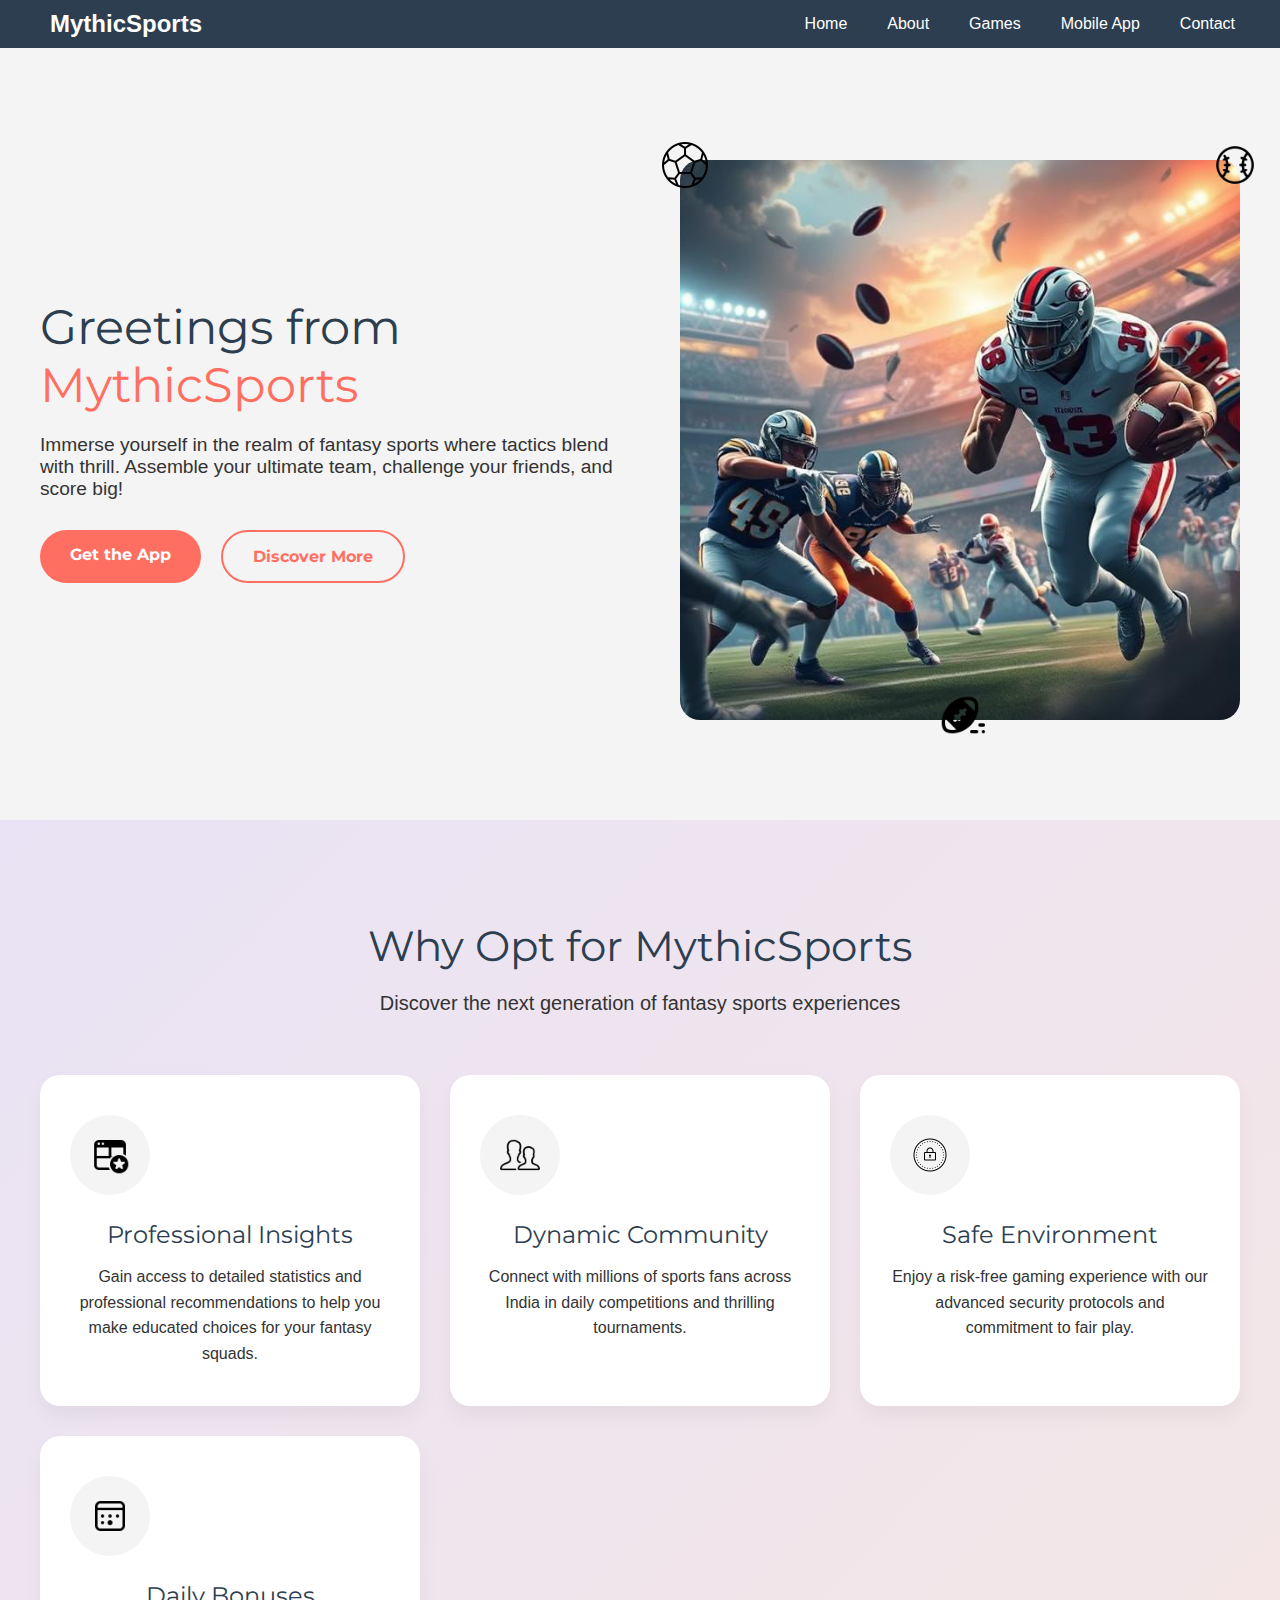
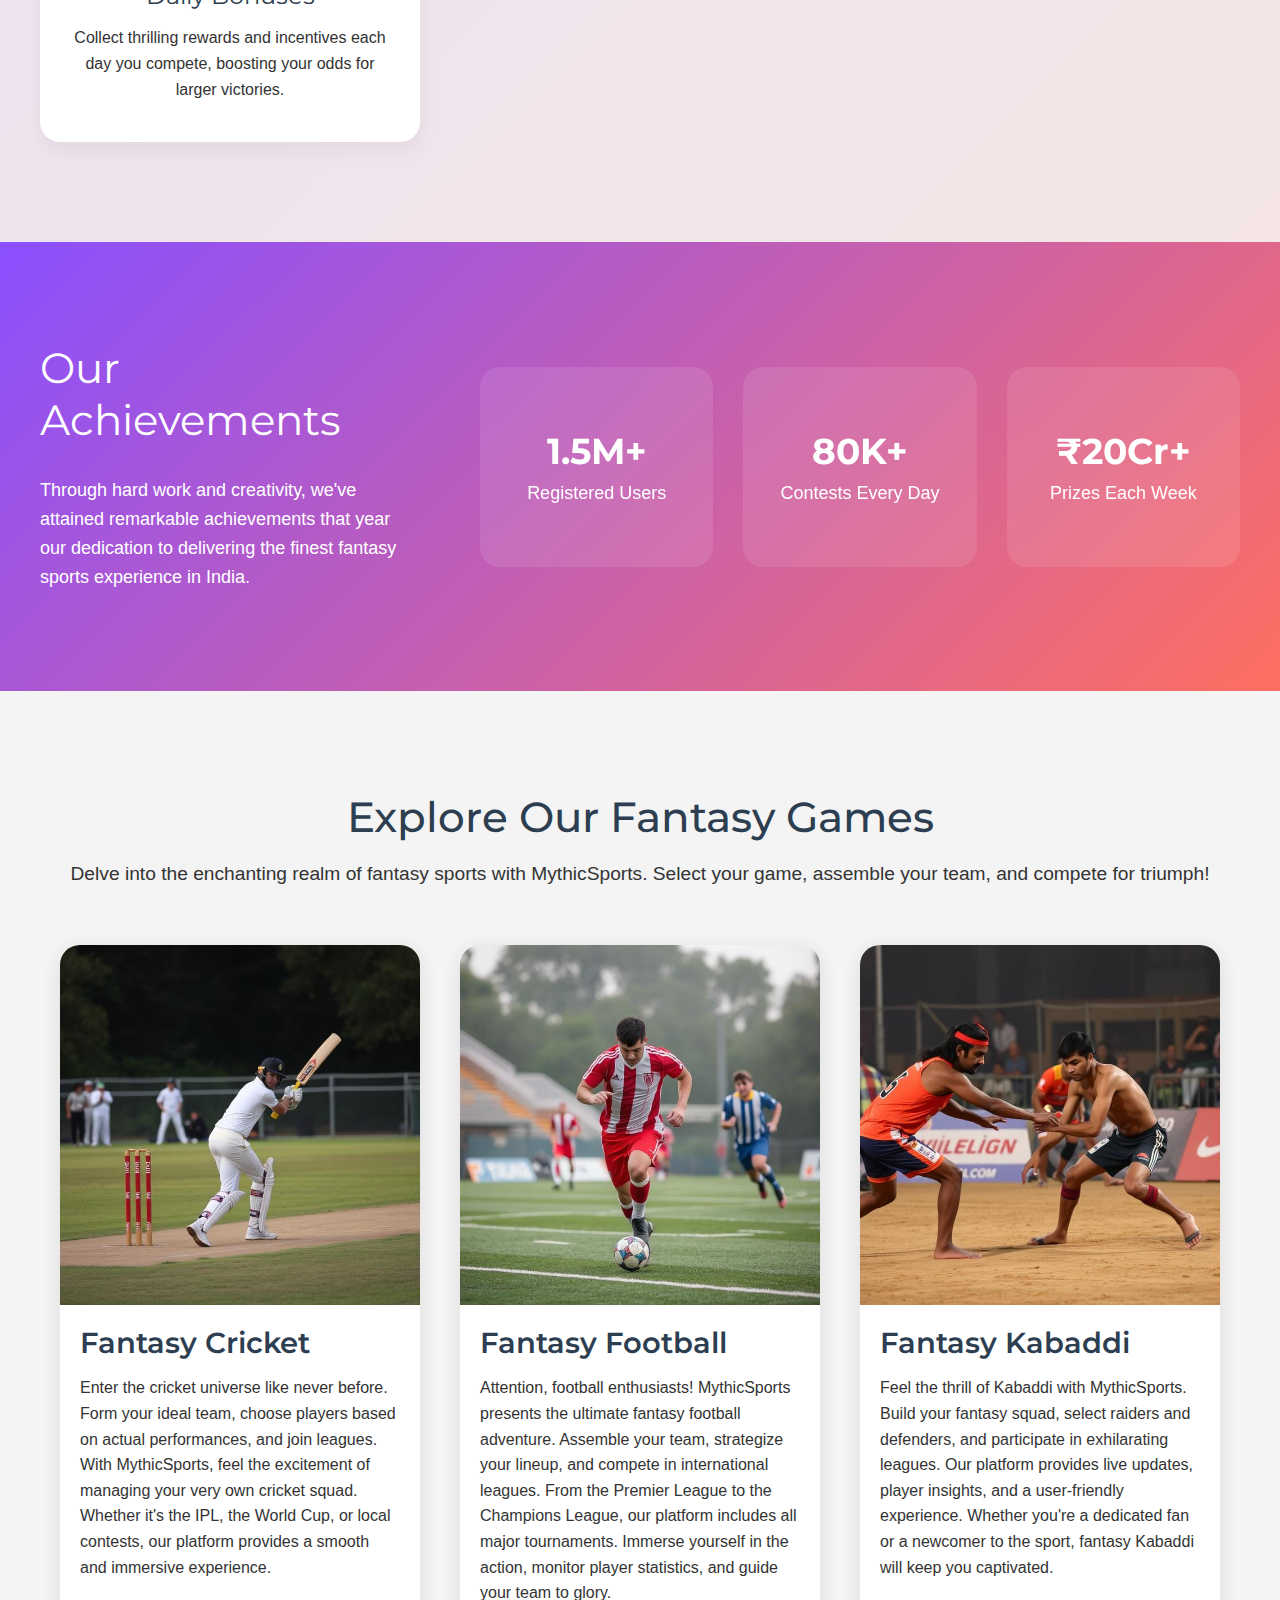
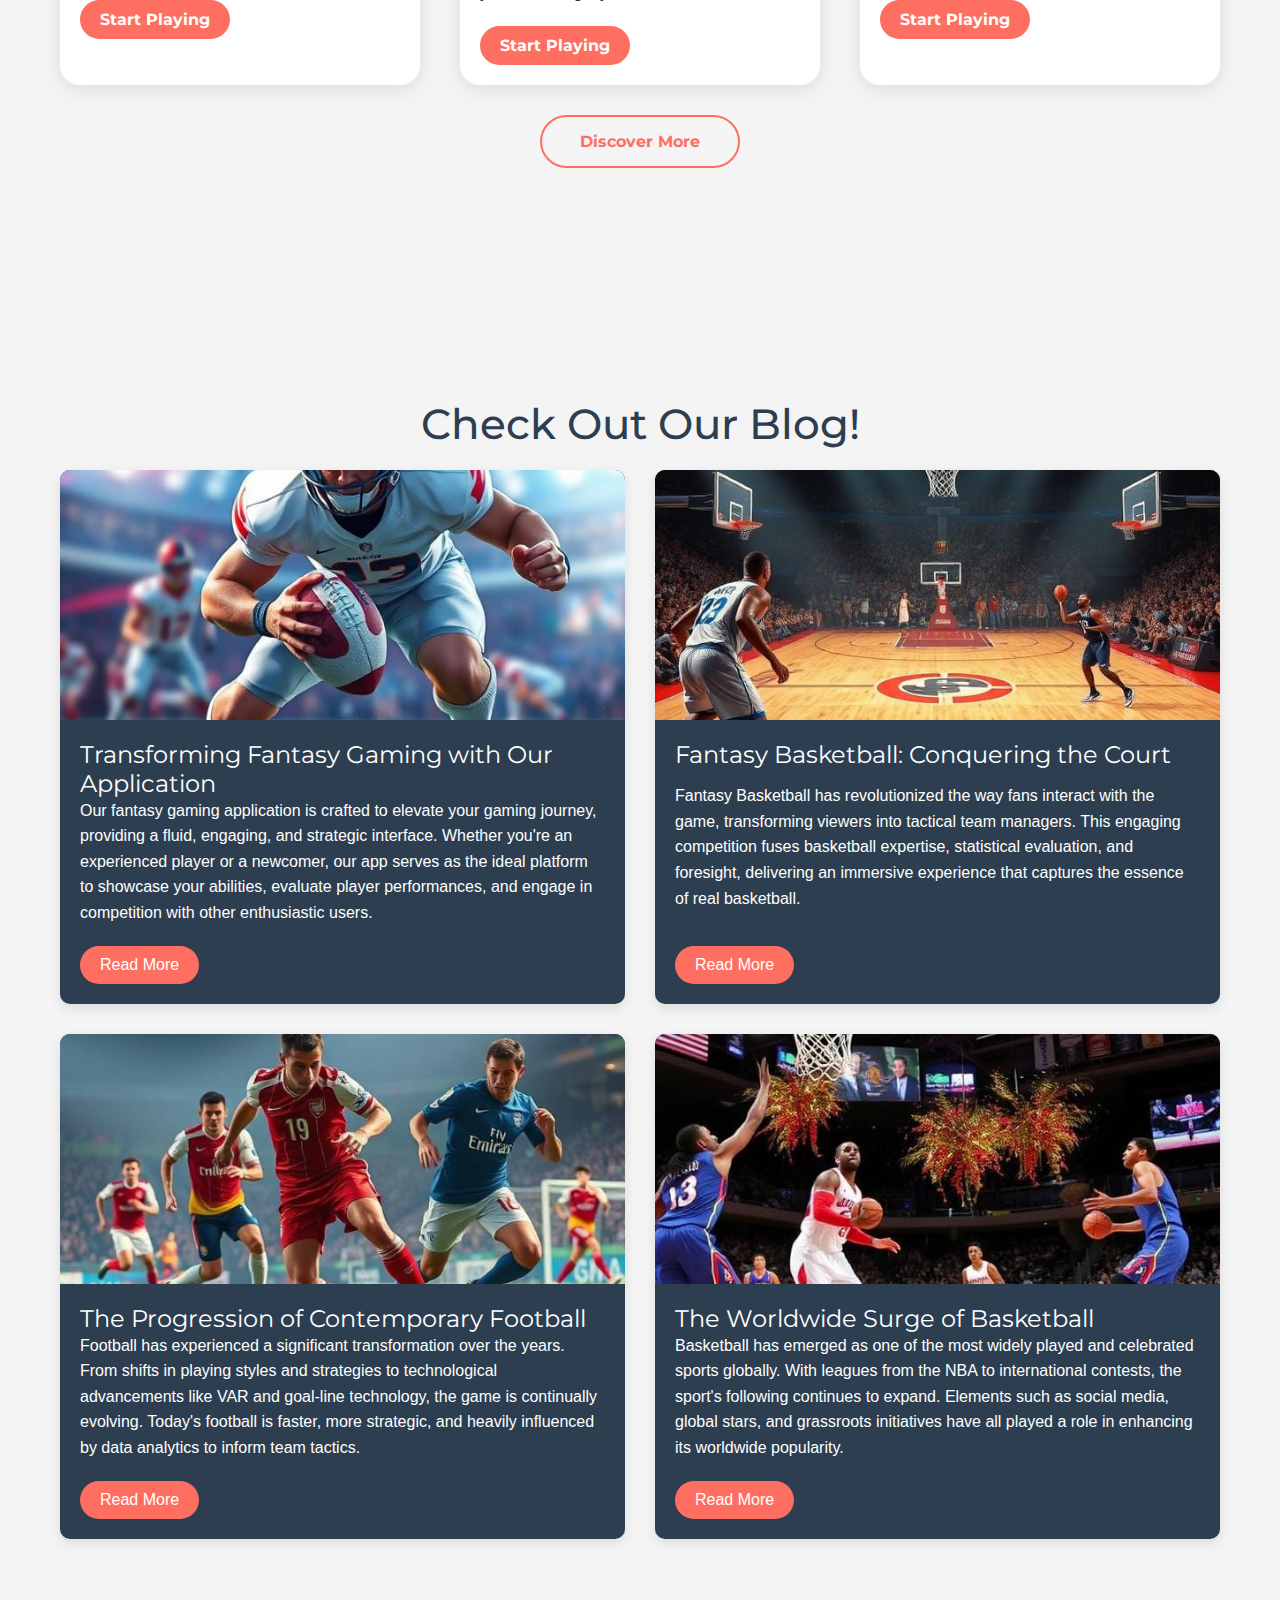
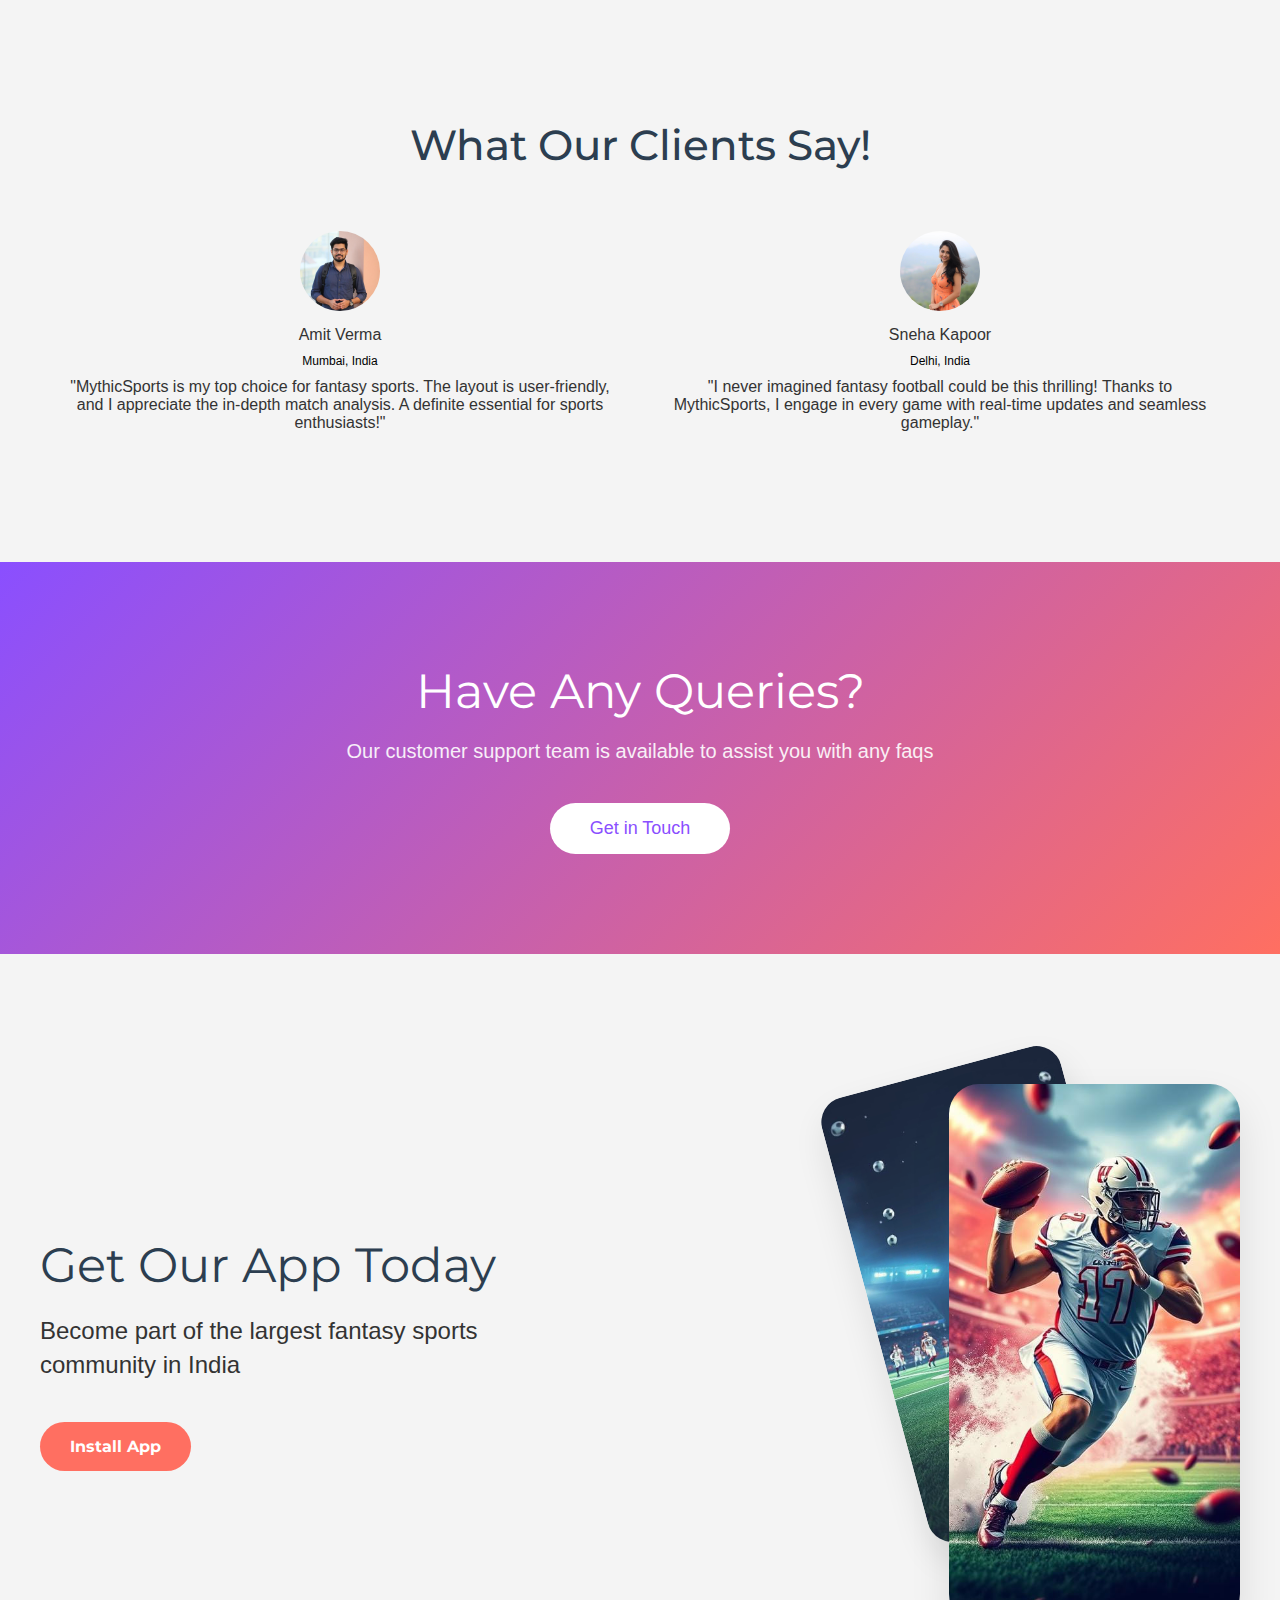
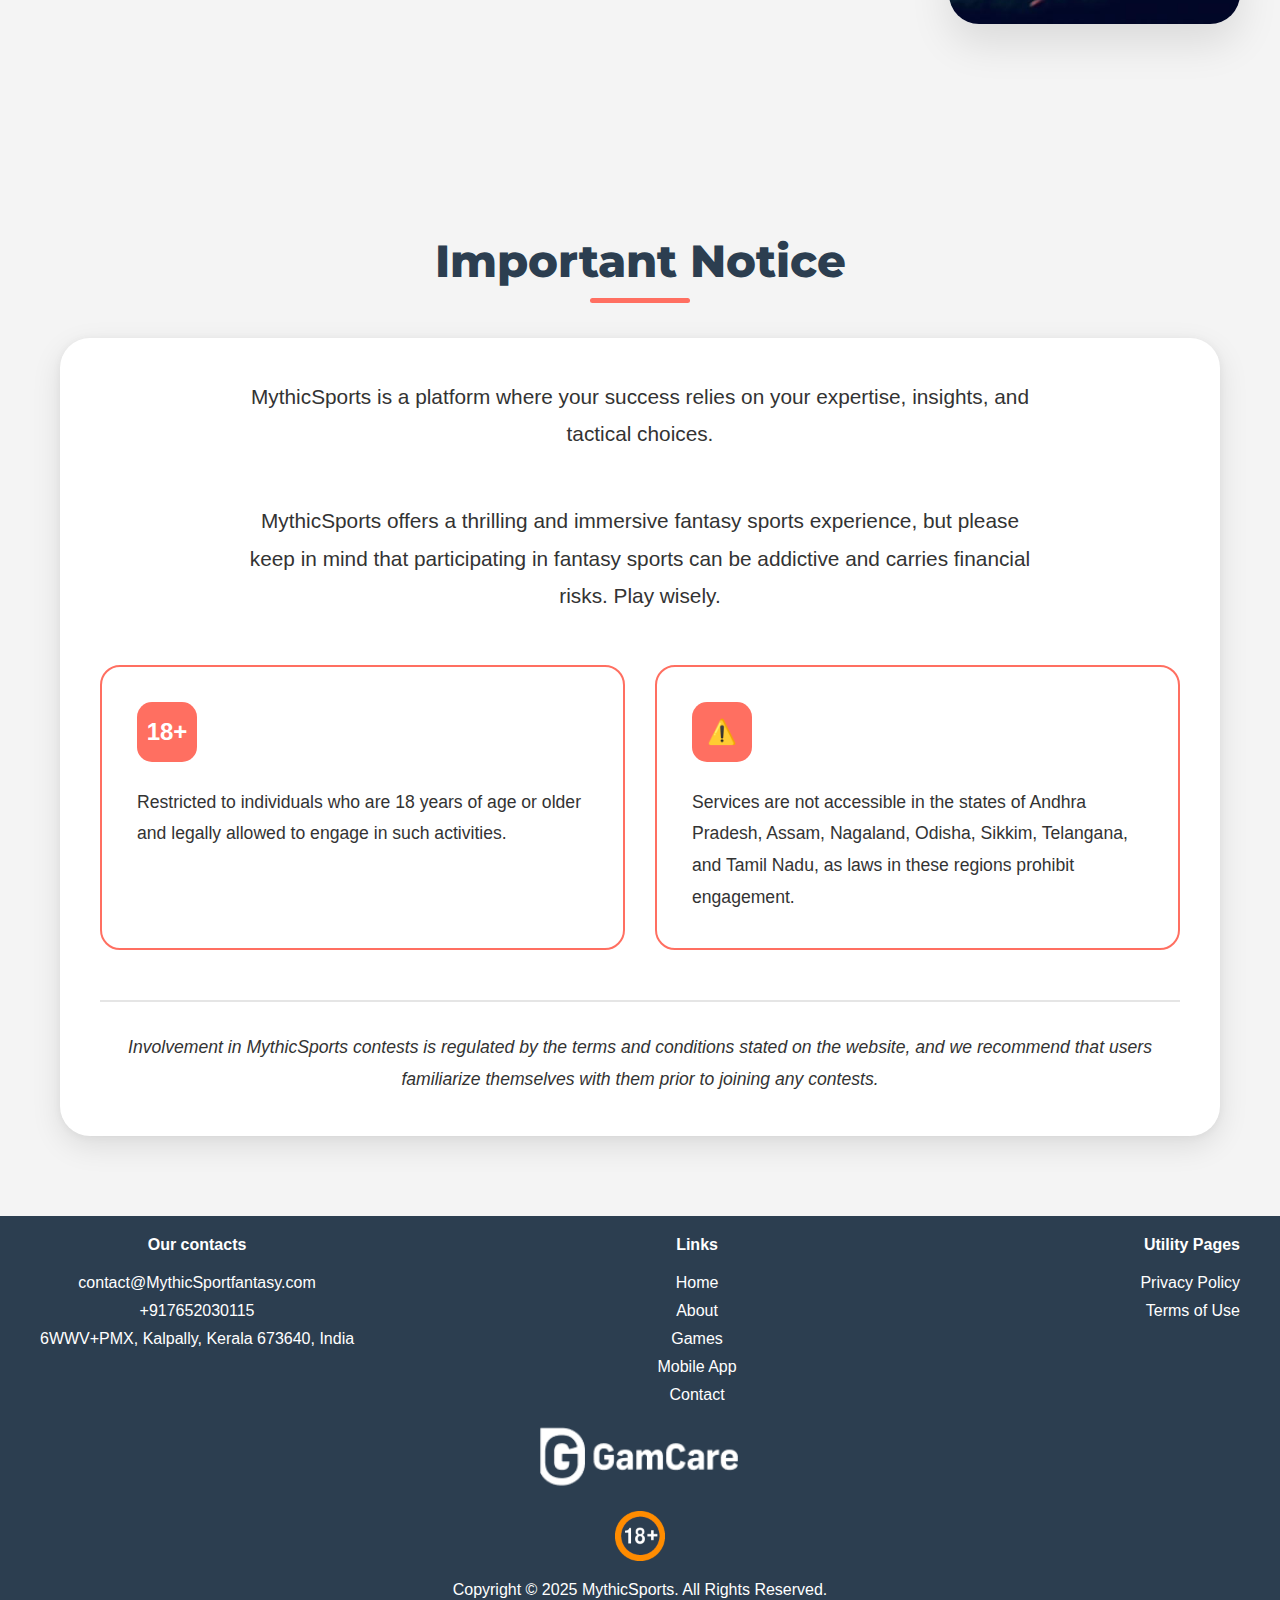
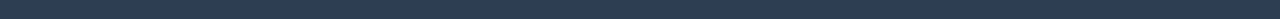
<file: index.html>
<!DOCTYPE html>
<html lang="en">
    <head>
        <meta charset="UTF-8" />
        <meta name="viewport" content="width=device-width, initial-scale=1.0" />
        <title>MythicSports - The Pinnacle of Fantasy Sports Entertainment</title>
        <meta name="description" content="Dive into the excitement of MythicSports! Assemble your teams, participate in contests, and challenge others in leagues for cricket, football, and basketball.">
        <link rel="stylesheet" href="fonts/Montserrat-VariableFont.ttf" />
        <link rel="icon" href="img/favicon.png" />
        <link rel="stylesheet" href="style.css" />
        <script defer src="script.js"></script>
    </head>

    <body>
        <header class="header">
            <div class="wrapper">
                <div class="header__content">
                    <a href="/" class="header__logo">
                        <div class="header__logo">
                            <p class="header__logo-text">MythicSports</p>
                        </div>
                    </a>

                    <button class="burger" aria-label="Toggle navigation">
                        <span class="burger__line"></span>
                        <span class="burger__line"></span>
                        <span class="burger__line"></span>
                    </button>

                    <nav class="nav">
                        <ul class="nav__list">
                            <li class="nav__item">
                                <a href="/" class="nav__link">Home</a>
                            </li>
                            <li class="nav__item">
                                <a href="about.html" class="nav__link">About</a>
                            </li>
                            <li class="nav__item">
                                <a href="games.html" class="nav__link">Games</a>
                            </li>
                            <li class="nav__item">
                                <a href="app.html" class="nav__link">Mobile App</a>
                            </li>

                            <li class="nav__item">
                                <a href="contact.html" class="nav__link"
                                    >Contact</a
                                >
                            </li>
                        </ul>
                    </nav>
                </div>
            </div>
        </header>
        <main>
            <section class="main1-section">
                <div class="wrapper">
                    <div class="main1-content">
                        <h1 class="mains-title">
                            Greetings from <span>MythicSports</span>
                        </h1>
                        <p class="mains-text">
                            Immerse yourself in the realm of fantasy sports
                            where tactics blend with thrill. Assemble your
                            ultimate team, challenge your friends, and score
                            big!
                        </p>
                        <div class="mains-buttons">
                            <a href="contact.html" class="mains-button primary"
                                >Get the App</a
                            >
                            <a href="about.html" class="mains-button secondary"
                                >Discover More</a
                            >
                        </div>
                    </div>
                    <div class="mains-image">
                        <img
                            src="img/img1.jpg"
                            alt="Fantasy Sports Illustration"
                            class="main-image"
                        />
                        <img
                            src="img/icon1.png"
                            alt="Icon 1"
                            class="icon icon-1"
                        />
                        <img
                            src="img/icon2.png"
                            alt="Icon 2"
                            class="icon icon-2"
                        />
                        <img
                            src="img/icon3.png"
                            alt="Icon 3"
                            class="icon icon-3"
                        />
                    </div>
                </div>
            </section>
            <section class="features">
                <div class="wrapper">
                    <div class="main2__header" data-aos="fade-up">
                        <h2 class="main2__title">
                            Why Opt for MythicSports
                        </h2>
                        <p class="main2__subtitle">
                            Discover the next generation of fantasy sports
                            experiences
                        </p>
                    </div>

                    <div class="main2__grid">
                        <div
                            class="mainContent-block"
                            data-aos="zoom-in"
                            data-aos-delay="100"
                        >
                            <div class="mainContent-block__icon-wrap">
                                <img
                                    src="img/icon4.png"
                                    alt="Trophy"
                                    class="mainContent-block__icon"
                                />
                            </div>
                            <h3 class="mainContent-block__title">
                                Professional Insights
                            </h3>
                            <p class="mainContent-block__text">
                                Gain access to detailed statistics and
                                professional recommendations to help you make
                                educated choices for your fantasy squads.
                            </p>
                            <div class="mainContent-block__decoration"></div>
                        </div>

                        <div
                            class="mainContent-block"
                            data-aos="zoom-in"
                            data-aos-delay="200"
                        >
                            <div class="mainContent-block__icon-wrap">
                                <img
                                    src="img/icon5.png"
                                    alt="Community"
                                    class="mainContent-block__icon"
                                />
                            </div>
                            <h3 class="mainContent-block__title">
                                Dynamic Community
                            </h3>
                            <p class="mainContent-block__text">
                                Connect with millions of sports fans across
                                India in daily competitions and thrilling
                                tournaments.
                            </p>
                            <div class="mainContent-block__decoration"></div>
                        </div>

                        <div
                            class="mainContent-block"
                            data-aos="zoom-in"
                            data-aos-delay="300"
                        >
                            <div class="mainContent-block__icon-wrap">
                                <img
                                    src="img/icon6.png"
                                    alt="Security"
                                    class="mainContent-block__icon"
                                />
                            </div>
                            <h3 class="mainContent-block__title">
                                Safe Environment
                            </h3>
                            <p class="mainContent-block__text">
                                Enjoy a risk-free gaming experience with our
                                advanced security protocols and commitment to
                                fair play.
                            </p>
                            <div class="mainContent-block__decoration"></div>
                        </div>

                        <div
                            class="mainContent-block"
                            data-aos="zoom-in"
                            data-aos-delay="400"
                        >
                            <div class="mainContent-block__icon-wrap">
                                <img
                                    src="img/icon7.png"
                                    alt="Rewards"
                                    class="mainContent-block__icon"
                                />
                            </div>
                            <h3 class="mainContent-block__title">Daily Bonuses</h3>
                            <p class="mainContent-block__text">
                                Collect thrilling rewards and incentives each
                                day you compete, boosting your odds for larger
                                victories.
                            </p>
                            <div class="mainContent-block__decoration"></div>
                        </div>
                    </div>
                </div>
            </section>
            <section class="achievements">
                <div class="wrapper">
                    <div class="achievements__container">
                        <div class="achievements__content">
                            <div
                                class="achievements__text"
                                data-aos="fade-right"
                            >
                                <h2 class="achievements__title">
                                    Our Achievements
                                </h2>
                                <p class="achievements__description">
                                    Through hard work and creativity, we've
                                    attained remarkable achievements that
                                    year our dedication to delivering the
                                    finest fantasy sports experience in India.
                                </p>
                            </div>

                            <div class="achievements__stats">
                                <div
                                    class="achievement-block"
                                    data-aos="flip-left"
                                    data-aos-delay="100"
                                >
                                    <div class="achievement-block__inner">
                                        <div class="achievement-block__front">
                                            <span
                                                class="achievement-block__number"
                                                >1.5M+</span
                                            >
                                            <span class="achievement-block__text"
                                                >Registered Users</span
                                            >
                                        </div>
                                        <div class="achievement-block__back">
                                            <p>
                                                Become part of our expanding
                                                community of over 1 million
                                                engaged fantasy sports fans
                                            </p>
                                        </div>
                                    </div>
                                </div>

                                <div
                                    class="achievement-block"
                                    data-aos="flip-left"
                                    data-aos-delay="200"
                                >
                                    <div class="achievement-block__inner">
                                        <div class="achievement-block__front">
                                            <span
                                                class="achievement-block__number"
                                                >80K+</span
                                            >
                                            <span class="achievement-block__text"
                                                >Contests Every Day</span
                                            >
                                        </div>
                                        <div class="achievement-block__back">
                                            <p>
                                                Select from thousands of
                                                contests spanning various sports
                                                each day
                                            </p>
                                        </div>
                                    </div>
                                </div>

                                <div
                                    class="achievement-block"
                                    data-aos="flip-left"
                                    data-aos-delay="300"
                                >
                                    <div class="achievement-block__inner">
                                        <div class="achievement-block__front">
                                            <span
                                                class="achievement-block__number"
                                                >₹20Cr+</span
                                            >
                                            <span class="achievement-block__text"
                                                >Prizes Each Week</span
                                            >
                                        </div>
                                        <div class="achievement-block__back">
                                            <p>
                                                Go head-to-head for substantial
                                                prize pools with both daily and
                                                weekly winnings
                                            </p>
                                        </div>
                                    </div>
                                </div>
                            </div>
                        </div>
                    </div>
                </div>
            </section>
            <section class="Fantasy-section">
                <div class="wrapper">
                    <h2 class="section-title">Explore Our Fantasy Games</h2>
                    <p class="section-subtitle">
                        Delve into the enchanting realm of fantasy sports with
                        MythicSports. Select your game, assemble your team, and
                        compete for triumph!
                    </p>

                    <div class="Fantasy-grid">
                        <!-- Game 1 -->
                        <div class="game-block">
                            <div class="game-image">
                                <img
                                    src="img/img2.jpg"
                                    alt="Fantasy Cricket"
                                />
                            </div>
                            <div class="game-content">
                                <h3 class="game-title">Fantasy Cricket</h3>
                                <p class="game-description">
                                    Enter the cricket universe like never
                                    before. Form your ideal team, choose players
                                    based on actual performances, and join
                                    leagues. With MythicSports, feel the
                                    excitement of managing your very own cricket
                                    squad. Whether it's the IPL, the World Cup,
                                    or local contests, our platform provides a
                                    smooth and immersive experience.
                                </p>
                                <a href="contact.html" class="game-button"
                                    >Start Playing</a
                                >
                            </div>
                        </div>

                        <!-- Game 2 -->
                        <div class="game-block">
                            <div class="game-image">
                                <img
                                    src="img/img3.jpg"
                                    alt="Fantasy Football"
                                />
                            </div>
                            <div class="game-content">
                                <h3 class="game-title">Fantasy Football</h3>
                                <p class="game-description">
                                    Attention, football enthusiasts!
                                    MythicSports presents the ultimate fantasy
                                    football adventure. Assemble your team,
                                    strategize your lineup, and compete in
                                    international leagues. From the Premier
                                    League to the Champions League, our platform
                                    includes all major tournaments. Immerse
                                    yourself in the action, monitor player
                                    statistics, and guide your team to glory.
                                </p>
                                <a href="contact.html" class="game-button"
                                    >Start Playing</a
                                >
                            </div>
                        </div>

                        <!-- Game 3 -->
                        <div class="game-block">
                            <div class="game-image">
                                <img
                                    src="img/img4.jpg"
                                    alt="Fantasy Kabaddi"
                                />
                            </div>
                            <div class="game-content">
                                <h3 class="game-title">Fantasy Kabaddi</h3>
                                <p class="game-description">
                                    Feel the thrill of Kabaddi with
                                    MythicSports. Build your fantasy squad,
                                    select raiders and defenders, and
                                    participate in exhilarating leagues. Our
                                    platform provides live updates, player
                                    insights, and a user-friendly experience.
                                    Whether you're a dedicated fan or a newcomer
                                    to the sport, fantasy Kabaddi will keep you
                                    captivated.
                                </p>
                                <a href="contact.html" class="game-button"
                                    >Start Playing</a
                                >
                            </div>
                        </div>
                    </div>
                    <a href="games.html" class="mains-button secondary Fantasy-btn"
                        >Discover More</a
                    >
                </div>
            </section>
            <section class="Blog-section">
                <div class="wrapper">
                    <h2 class="section-title">Check Out Our Blog!</h2>
                    <div class="Blog-grid">
                        <!-- First Article -->
                        <article class="Blog-block">
                            <div class="Blog-image">
                                <img src="img/b1.jpg" alt="Blog Post 1" />
                            </div>
                            <div class="Blog-content">
                                <h3 class="Blog-title">
                                    Transforming Fantasy Gaming with Our
                                    Application
                                </h3>
                                <p class="post-excerpt">
                                    Our fantasy gaming application is crafted to
                                    elevate your gaming journey, providing a
                                    fluid, engaging, and strategic interface.
                                    Whether you're an experienced player or a
                                    newcomer, our app serves as the ideal
                                    platform to showcase your abilities,
                                    evaluate player performances, and engage in
                                    competition with other enthusiastic users.
                                </p>
                                <button
                                    class="Blog-link read-more-btn"
                                    data-modal="modal1"
                                >
                                    Read More
                                </button>
                            </div>
                        </article>

                        <!-- Second Article -->
                        <article class="Blog-block">
                            <div class="Blog-image">
                                <img src="img/b2.jpg" alt="Blog Post 2" />
                            </div>
                            <div class="Blog-content">
                                <h3 class="Blog-title">
                                    Fantasy Basketball: Conquering the Court
                                </h3>
                                <p class="post-excerpt">
                                    Fantasy Basketball has revolutionized the
                                    way fans interact with the game,
                                    transforming viewers into tactical team
                                    managers. This engaging competition fuses
                                    basketball expertise, statistical
                                    evaluation, and foresight, delivering an
                                    immersive experience that captures the
                                    essence of real basketball.
                                </p>
                                <button
                                    class="Blog-link read-more-btn"
                                    data-modal="modal2"
                                >
                                    Read More
                                </button>
                            </div>
                        </article>

                        <!-- Third Article -->
                        <article class="Blog-block">
                            <div class="Blog-image">
                                <img src="img/b3.jpg" alt="Blog Post 3" />
                            </div>
                            <div class="Blog-content">
                                <h3 class="Blog-title">
                                    The Progression of Contemporary Football
                                </h3>
                                <p class="post-excerpt">
                                    Football has experienced a significant
                                    transformation over the years. From shifts
                                    in playing styles and strategies to
                                    technological advancements like VAR and
                                    goal-line technology, the game is
                                    continually evolving. Today's football is
                                    faster, more strategic, and heavily
                                    influenced by data analytics to inform team
                                    tactics.
                                </p>
                                <button
                                    class="Blog-link read-more-btn"
                                    data-modal="modal3"
                                >
                                    Read More
                                </button>
                            </div>
                        </article>

                        <!-- Fourth Article -->
                        <article class="Blog-block">
                            <div class="Blog-image">
                                <img src="img/b4.jpg" alt="Blog Post 4" />
                            </div>
                            <div class="Blog-content">
                                <h3 class="Blog-title">
                                    The Worldwide Surge of Basketball
                                </h3>
                                <p class="post-excerpt">
                                    Basketball has emerged as one of the most
                                    widely played and celebrated sports
                                    globally. With leagues from the NBA to
                                    international contests, the sport's
                                    following continues to expand. Elements such
                                    as social media, global stars, and
                                    grassroots initiatives have all played a
                                    role in enhancing its worldwide popularity.
                                </p>
                                <button
                                    class="Blog-link read-more-btn"
                                    data-modal="modal4"
                                >
                                    Read More
                                </button>
                            </div>
                        </article>
                    </div>
                </div>
            </section>
            <section id="modal1" class="Transforming-overlay">
                <div class="Transforming-content">
                    <button class="close-Transforming-btn">×</button>
                    <h2 class="Transforming-title">
                        Transforming Fantasy Gaming with Our Application
                    </h2>
                    <img
                        src="img/b1.jpg"
                        alt="Fantasy Games App"
                        class="Transforming-image"
                    />
                    <div class="Transforming-text">
                        <p>
                            Our fantasy gaming application is revolutionizing
                            how users interact with sports. Featuring real-time
                            statistics, effortless navigation, and a
                            user-friendly interface, we deliver an unmatched
                            experience that places users at the center of the
                            action. With in-depth player analyses and
                            AI-generated recommendations, our app ensures you
                            make well-informed choices for your fantasy teams.
                        </p>

                        <p>
                            The application turns every match into a chance for
                            success. By selecting and managing your perfect
                            lineup, you partake in a strategic game that
                            reflects the intensity of live sporting events.
                            Every choice counts, from appointing captains to
                            interpreting performance patterns, empowering you
                            with complete control over your fantasy
                            achievements.
                        </p>

                        <p>
                            Sophisticated analytics and performance monitoring
                            enable users to stay ahead of their competition. Our
                            app provides forecasting models, historical
                            statistics, and live updates that enhance strategic
                            planning, guaranteeing that users always have the
                            finest tools at their disposal.
                        </p>

                        <img
                            src="img/b5.jpg"
                            alt="Fantasy Games Analysis"
                            class="Transforming-image"
                        />

                        <p>
                            The social feature of our fantasy gaming app
                            cultivates a community among users. Join exclusive
                            leagues with your friends, engage in friendly
                            competitions, and battle it out on global
                            leaderboards. The dynamic capabilities of our
                            platform make connecting, organizing, and competing
                            effortless.
                        </p>

                        <p>
                            The app's efficient performance across all devices
                            guarantees a seamless gaming experience. Whether you
                            are using a smartphone, tablet, or desktop computer,
                            users can effortlessly access their teams, monitor
                            their progress, and make real-time modifications
                            anytime, anywhere.
                        </p>

                        <p>
                            Beyond just competition, our fantasy gaming
                            application enhances sports knowledge. Users gain a
                            richer understanding of player performance, team
                            dynamics, and match trends, deepening their
                            appreciation for the sport.
                        </p>

                        <p>
                            With ongoing updates and feature upgrades, our app
                            remains at the cutting edge of innovation. New
                            gameplay options, interactive features, and
                            AI-driven insights keep the experience exciting and
                            dynamic, ensuring that users remain engaged season
                            after season.
                        </p>
                    </div>
                </div>
            </section>
            <section id="modal2" class="Transforming-overlay">
                <div class="Transforming-content">
                    <button class="close-Transforming-btn">×</button>
                    <h2 class="Transforming-title">
                        Fantasy Basketball: Conquering the Court
                    </h2>
                    <img
                        src="img/b2.jpg"
                        alt="Fantasy Basketball Strategy"
                        class="Transforming-image"
                    />
                    <div class="Transforming-text">
                        <p>
                            Fantasy Basketball has transformed from a niche
                            hobby into a worldwide phenomenon, changing the way
                            millions engage with the sport. What began as a
                            straightforward points-based game has developed into
                            a strategic endeavor that demands a thorough
                            understanding of player statistics, matchups, and
                            the pace of the game.
                        </p>

                        <p>
                            The core appeal of Fantasy Basketball lies in its
                            power to make every game thrilling. Managers must
                            meticulously draft, trade, and arrange their
                            lineups, taking into account factors like injuries,
                            player performance, and upcoming game schedules.
                            Each choice influences a team's fate, fostering an
                            exhilarating experience alongside the actual NBA
                            season.
                        </p>

                        <p>
                            Contemporary Fantasy Basketball platforms utilize
                            advanced analytics, player efficiency metrics, and
                            AI-driven projections to help managers make key
                            decisions. Social features cultivate interactive
                            leagues, where healthy competition and friendships
                            flourish.
                        </p>

                        <img
                            src="img/b6.jpg"
                            alt="Fantasy Basketball Analysis"
                            class="Transforming-image"
                        />

                        <p>
                            In Fantasy Basketball, the psychological aspect
                            holds significant weight. Managers often face tough
                            decisions between staying loyal to a favorite player
                            and optimizing their lineup for the best outcomes,
                            requiring them to detach personal biases from their
                            strategic choices.
                        </p>

                        <p>
                            Achieving success in Fantasy Basketball goes beyond
                            merely selecting top-tier players. Grasping player
                            rotations, managing playing time, and forecasting
                            trends are essential. Astute managers anticipate
                            coaching strategies, back-to-back game schedules,
                            and player exhaustion to maintain an edge over their
                            rivals.
                        </p>

                        <p>
                            The rise of daily and weekly fantasy formats has
                            added new dimensions to the strategy. These rapid
                            contests necessitate quick thinking and
                            comprehensive knowledge, rewarding those who can
                            identify breakout players and advantageous matchups.
                        </p>

                        <p>
                            Fantasy Basketball also deepens the appreciation for
                            the game itself. Managers scrutinize player
                            efficiencies, team dynamics, and tactical choices,
                            boosting their overall basketball intelligence as
                            they pursue victories in their leagues.
                        </p>

                        <p>
                            The competitive nature of Fantasy Basketball creates
                            a distinctive social atmosphere. Whether in
                            workplace pools, friend leagues, or worldwide
                            tournaments, it ignites discussions, debates, and
                            fierce rivalries among fans across the globe.
                        </p>

                        <p>
                            Looking forward, Fantasy Basketball is poised for
                            continued evolution. New scoring systems,
                            interactive features, and technological advancements
                            ensure that the experience remains as thrilling and
                            unpredictable as the sport of basketball itself.
                        </p>
                    </div>
                </div>
            </section>
            <section id="modal3" class="Transforming-overlay">
                <div class="Transforming-content">
                    <button class="close-Transforming-btn">×</button>
                    <h2 class="Transforming-title">
                        The Progression of Contemporary Football
                    </h2>
                    <img
                        src="img/b3.jpg"
                        alt="The Evolution of Modern Football"
                        class="Transforming-image"
                    />
                    <div class="Transforming-text">
                        <p>
                            Over time, football has evolved from being a
                            primarily physical sport to one that extensively
                            incorporates data analytics, sports science, and
                            advanced training techniques. Teams now monitor
                            every player's movements, heart rates, and sprint
                            speeds to enhance performance. These innovations
                            have resulted in better player fitness, increased
                            tactical awareness, and a greater understanding of
                            injury prevention, making modern football more
                            intense and competitive than ever.
                        </p>
                        <p>
                            The implementation of VAR has introduced substantial
                            modifications to the game, promoting fairer results
                            while also igniting discussions about its usage.
                            While some claim it brings greater accuracy to
                            referee decisions, others feel it disrupts the
                            natural rhythm of the match. Moreover, goal-line
                            technology has resolved many contentious situations,
                            ensuring that every goal-related decision is
                            precise.
                        </p>
                        <p>
                            Beyond advancements in technology, football tactics
                            have experienced a significant transformation. The
                            era where teams solely relied on physical strength
                            is over. Now, clubs hire data analysts, sports
                            psychologists, and tactical specialists to sharpen
                            their strategies. The rise of high-pressing tactics,
                            false nine formations, and possession-dominant
                            styles has changed how teams compete.
                        </p>
                        <img
                            src="img/b7.jpg"
                            alt="The Evolution of Modern Football"
                            class="Transforming-image"
                        />
                        <p>
                            Training methodologies have also shifted
                            dramatically. Today's athletes follow tailored
                            training regimens that cater to their specific roles
                            on the pitch. To ensure peak performance throughout
                            the season, recovery methods like cryotherapy,
                            nutritional plans, and workload management are
                            meticulously planned.
                        </p>

                        <p>
                            The global reach of football has significantly
                            influenced its development. With players from
                            various backgrounds introducing distinct playing
                            styles, leagues around the world have become hubs of
                            tactical creativity. This sharing of football
                            philosophies has led to the rise of new playing
                            styles, making the sport increasingly unpredictable
                            and exhilarating.
                        </p>
                        <p>
                            Looking forward, developments in artificial
                            intelligence and virtual reality may further
                            transform football. AI-based match forecasts,
                            VR-enhanced training, and improved fan interaction
                            experiences are just a few innovations ready to
                            impact the sport's future. As football progresses,
                            one thing remains unchanged—its capacity to
                            captivate audiences and bring together fans
                            worldwide.
                        </p>
                    </div>
                </div>
            </section>
            <section id="modal4" class="Transforming-overlay">
                <div class="Transforming-content">
                    <button class="close-Transforming-btn">×</button>
                    <h2 class="Transforming-title">
                        The Worldwide Growth of Basketball
                    </h2>
                    <img
                        src="img/b4.jpg"
                        alt="The Global Rise of Basketball"
                        class="Transforming-image"
                    />
                    <div class="Transforming-text">
                        <p>
                            Basketball has transformed from being predominantly
                            an American pastime to a genuine global sensation,
                            captivating millions from various continents. The
                            NBA has been instrumental in this evolution,
                            embracing an ever-increasing number of international
                            athletes who bring diverse talents and playing
                            styles. Nations like Spain, France, and Serbia have
                            emerged as basketball powerhouses, producing
                            exceptional talent that flourishes in the league.
                        </p>
                        <p>
                            Significant global events such as the FIBA World Cup
                            and the Olympics amplify the worldwide attraction of
                            basketball. These tournaments not only year
                            top-tier competition but also motivate young
                            athletes from diverse backgrounds to engage with the
                            sport. As investments in grassroots initiatives and
                            professional leagues outside the U.S. grow,
                            basketball's reach continues to broaden.
                        </p>
                        <img
                            src="img/b8.jpg"
                            alt="The Global Rise of Basketball"
                            class="Transforming-image"
                        />
                        <p>
                            Moreover, technological advancements are reshaping
                            how basketball is played and experienced. Teams can
                            enhance strategies and player development by
                            leveraging AI-based training initiatives and
                            advanced data analytics to gain deeper insights into
                            player performance. Augmented reality (AR) and
                            virtual reality (VR) experiences bring fans closer
                            to the action, significantly enhancing engagement.
                        </p>
                        <p>
                            Social media platforms are vital in bridging the gap
                            between players and their supporters. Icons like
                            LeBron James and Giannis Antetokounmpo utilize
                            Instagram, Twitter, and YouTube to share moments
                            from their lives, training sessions, and personal
                            anecdotes, enriching the relationship between
                            athletes and their fans. This digital age has
                            allowed basketball to break down geographical
                            barriers, making it more accessible and impactful
                            across generations.
                        </p>
                    </div>
                </div>
            </section>
            <section class="reviews">
                <h2 class="section-title">What Our Clients Say!</h2>
                <div class="slider-container">
                    <div class="slider" style="transform: translateX(-150%)">
                        <!-- Review 1 (Male) -->
                        <div class="slide">
                            <img
                                src="img/rew1.jpg"
                                alt="Amit Verma"
                                class="avatar"
                            />
                            <span class="slide-name">Amit Verma</span>
                            <span class="slide-location">Mumbai, India</span>
                            <p>
                                "MythicSports is my top choice for fantasy
                                sports. The layout is user-friendly, and I
                                appreciate the in-depth match analysis. A
                                definite essential for sports enthusiasts!"
                            </p>
                        </div>

                        <!-- Review 2 (Female) -->
                        <div class="slide">
                            <img
                                src="img/rew2.jpg"
                                alt="Sneha Kapoor"
                                class="avatar"
                            />
                            <span class="slide-name">Sneha Kapoor</span>
                            <span class="slide-location">Delhi, India</span>
                            <p>
                                "I never imagined fantasy football could be this
                                thrilling! Thanks to MythicSports, I engage in
                                every game with real-time updates and seamless
                                gameplay."
                            </p>
                        </div>

                        <!-- Review 3 (Male) -->
                        <div class="slide">
                            <img
                                src="img/rew3.jpg"
                                alt="Rajesh Nair"
                                class="avatar"
                            />
                            <span class="slide-name">Rajesh Nair</span>
                            <span class="slide-location">Bangalore, India</span>
                            <p>
                                "This platform is incredible! The analytical
                                tools help me create competitive teams, and I've
                                secured numerous wins. An outstanding
                                experience!"
                            </p>
                        </div>

                        <!-- Review 4 (Female) -->
                        <div class="slide">
                            <img
                                src="img/rew4.jpg"
                                alt="Ananya Iyer"
                                class="avatar"
                            />
                            <span class="slide-name">Ananya Iyer</span>
                            <span class="slide-location">Chennai, India</span>
                            <p>
                                "MythicSports makes fantasy sports enjoyable and
                                approachable. I love assembling teams with my
                                friends, and the leaderboard keeps the thrill
                                alive!"
                            </p>
                        </div>

                        <!-- Review 5 (Male) -->
                        <div class="slide">
                            <img
                                src="img/rew5.jpg"
                                alt="Vikram Joshi"
                                class="avatar"
                            />
                            <span class="slide-name">Vikram Joshi</span>
                            <span class="slide-location">Hyderabad, India</span>
                            <p>
                                "What a fantastic app! The live match tracking
                                and fast withdrawals are the best features. I've
                                told all my friends to give it a try."
                            </p>
                        </div>

                        <!-- Review 6 (Female) -->
                        <div class="slide">
                            <img
                                src="img/rew6.jpg"
                                alt="Pooja Mehta"
                                class="avatar"
                            />
                            <span class="slide-name">Pooja Mehta</span>
                            <span class="slide-location">Kolkata, India</span>
                            <p>
                                "As a newbie to fantasy cricket, MythicSports
                                made it incredibly simple to learn. Now, I'm
                                totally hooked! The design is great, and the
                                experience is seamless."
                            </p>
                        </div>

                        <!-- Review 7 (Male) -->
                        <div class="slide">
                            <img
                                src="img/rew7.jpg"
                                alt="Sandeep Reddy"
                                class="avatar"
                            />
                            <span class="slide-name">Sandeep Reddy</span>
                            <span class="slide-location">Pune, India</span>
                            <p>
                                "The competitions on MythicSports are
                                exhilarating! I love the friendly competition
                                and fair play system. It enhances my cricket
                                enjoyment."
                            </p>
                        </div>

                        <!-- Review 8 (Female) -->
                        <div class="slide">
                            <img
                                src="img/rew8.jpg"
                                alt="Neha Malhotra"
                                class="avatar"
                            />
                            <span class="slide-name">Neha Malhotra</span>
                            <span class="slide-location">Ahmedabad, India</span>
                            <p>
                                "Finally, a fantasy sports application that
                                functions flawlessly on mobile! The smooth
                                experience and bonus rewards make MythicSports
                                my preferred platform."
                            </p>
                        </div>

                        <!-- Review 9 (Male) -->
                        <div class="slide">
                            <img
                                src="img/rew9.jpg"
                                alt="Arjun Desai"
                                class="avatar"
                            />
                            <span class="slide-name">Arjun Desai</span>
                            <span class="slide-location">Jaipur, India</span>
                            <p>
                                "I've experimented with numerous fantasy apps,
                                but this one truly stands out. The rapid updates
                                and easy navigation make it delightful to use."
                            </p>
                        </div>

                        <!-- Review 10 (Female) -->
                        <div class="slide">
                            <img
                                src="img/rew10.jpg"
                                alt="Roshni Singh"
                                class="avatar"
                            />
                            <span class="slide-name">Roshni Singh</span>
                            <span class="slide-location">Lucknow, India</span>
                            <p>
                                "MythicSports has elevated my passion for
                                cricket. The app is user-friendly, and I enjoy
                                competing in daily contests with my friends!"
                            </p>
                        </div>

                        <!-- Review 11 (Male) -->
                        <div class="slide">
                            <img
                                src="img/rew11.jpg"
                                alt="Manoj Kulkarni"
                                class="avatar"
                            />
                            <span class="slide-name">Manoj Kulkarni</span>
                            <span class="slide-location">Bhopal, India</span>
                            <p>
                                "I've actually earned real money playing on
                                MythicSports! The clarity and security of
                                transactions make it a reliable platform for
                                fantasy sports."
                            </p>
                        </div>

                        <!-- Review 12 (Female) -->
                        <div class="slide">
                            <img
                                src="img/rew12.jpg"
                                alt="Divya Rao"
                                class="avatar"
                            />
                            <span class="slide-name">Divya Rao</span>
                            <span class="slide-location">Nagpur, India</span>
                            <p>
                                "I absolutely adore the MythicSports platform!
                                It's entertaining, engaging, and rewarding. I've
                                already suggested it to my family and
                                colleagues."
                            </p>
                        </div>
                    </div>

                    <button class="prev slider-btn" style="display: none">
                        ❮
                    </button>
                    <button class="next slider-btn" style="display: none">
                        ❯
                    </button>
                </div>
            </section>
            <section class="faqs">
                <div class="wrapper">
                    <div class="faqs__container">
                        <h2 class="faqs__title" data-aos="fade-up">
                            Have Any Queries?
                        </h2>
                        <p
                            class="faqs__subtitle"
                            data-aos="fade-up"
                            data-aos-delay="100"
                        >
                            Our customer support team is available to assist you
                            with any faqs
                        </p>
                        <a href="contact.html">                        <button
                            class="faqs__button"
                            data-aos="fade-up"
                            data-aos-delay="200"
                        >
                            Get in Touch
                        </button></a>

                    </div>
                </div>
            </section>
            <section class="app-download">
                <div class="wrapper">
                    <div class="app-download__container">
                        <div
                            class="app-download__content"
                            data-aos="fade-right"
                        >
                            <h2 class="app-download__title">
                                Get Our App Today
                            </h2>
                            <p class="app-download__subtitle">
                                Become part of the largest fantasy sports
                                community in India
                            </p>
                            <div class="app-download__buttons">
                                <a
                                    href="contact.html"
                                    class="mains-button primary"
                                    >Install App</a
                                >
                            </div>
                        </div>

                        <div class="app-download__images" data-aos="fade-left">
                            <div class="image-container">
                                <img
                                    src="img/p2.jpg"
                                    alt="App Screenshot"
                                    class="app-image app-image--main"
                                />
                                <img
                                    src="img/p1.jpg"
                                    alt="App Screenshot"
                                    class="app-image app-image--floating"
                                />
                            </div>
                        </div>
                    </div>
                </div>
            </section>
            <section class="Notice-section">
                <div class="wrapper">
                    <div class="Notice-container">
                        <div class="Notice-header" data-aos="fade-up">
                            <h3>Important Notice</h3>
                        </div>

                        <div
                            class="Notice-content"
                            data-aos="fade-up"
                            data-aos-delay="100"
                        >
                            <p class="Notice-intro">
                                MythicSports is a platform where your success
                                relies on your expertise, insights, and tactical
                                choices.
                            </p>
                            <p class="Notice-intro">
                                MythicSports offers a thrilling and immersive
                                fantasy sports experience, but please keep in
                                mind that participating in fantasy sports can be
                                addictive and carries financial risks. Play
                                wisely.
                            </p>

                            <div class="Notice-years">
                                <div class="year-item">
                                    <div class="year-icon">18+</div>
                                    <p>
                                        Restricted to individuals who are 18
                                        years of age or older and legally
                                        allowed to engage in such activities.
                                    </p>
                                </div>

                                <div class="year-item">
                                    <div class="year-icon">⚠️</div>
                                    <p>
                                        Services are not accessible in the
                                        states of Andhra Pradesh, Assam,
                                        Nagaland, Odisha, Sikkim, Telangana, and
                                        Tamil Nadu, as laws in these regions
                                        prohibit engagement.
                                    </p>
                                </div>
                            </div>

                            <p class="Notice-footer">
                                Involvement in MythicSports contests is
                                regulated by the terms and conditions stated on
                                the website, and we recommend that users
                                familiarize themselves with them prior to
                                joining any contests.
                            </p>
                        </div>
                    </div>
                </div>
            </section>
        </main>
        <footer class="footer">
            <div class="wrapper">
                <div class="footer__content">
                    <div class="footer__down">
                        <div class="footer__title">Our contacts</div>
                        <a
                            href="mailto:contact@mythicsportfantasy.com"
                            class="footer__element"
                            >contact@MythicSportfantasy.com</a
                        >
                        <a href="tel:+917652030115" class="footer__element"
                            >+917652030115</a
                        >
                        <a
                            href="https://maps.app.goo.gl/EjAuxgMyTCNZgXUcA"
                            target="_blank"
                            class="footer__element"
                            >6WWV+PMX, Kalpally, Kerala 673640, India</a
                        >
                    </div>

                    <div class="footer__down" style="align-items: center">
                        <div class="footer__title">Links</div>
                        <a href="/" class="footer__element">Home</a>
                        <a href="about.html" class="footer__element">About</a>
                        <a href="games.html" class="footer__element">Games</a>
                        <a href="app.html" class="footer__element">Mobile App</a>

                        <a href="contact.html" class="footer__element">Contact</a>
                    </div>
                    <div class="footer__down" style="align-items: end">
                        <div class="footer__title">Utility Pages</div>
                        <a href="privacy-policy.html" class="footer__element"
                            >Privacy Policy</a
                        >
                        <a href="terms-conditions.html" class="footer__element"
                            >Terms of Use</a
                        >
                    </div>
                </div>
                <div class="footer__links">
                    <a href="https://www.gamcare.org" target="_blank"
                        ><img
                            src="img//ga-care2.png"
                            alt="begamble"
                            class="footer__begamble"
                    /></a>
                    <img src="img/18.png" alt="18+" class="footer__age" />
                </div>
                <div class="footer__copy">
                    Copyright © 2025 MythicSports. All Rights Reserved.
                </div>
            </div>
        </footer>
    </body>
</html>
</file>
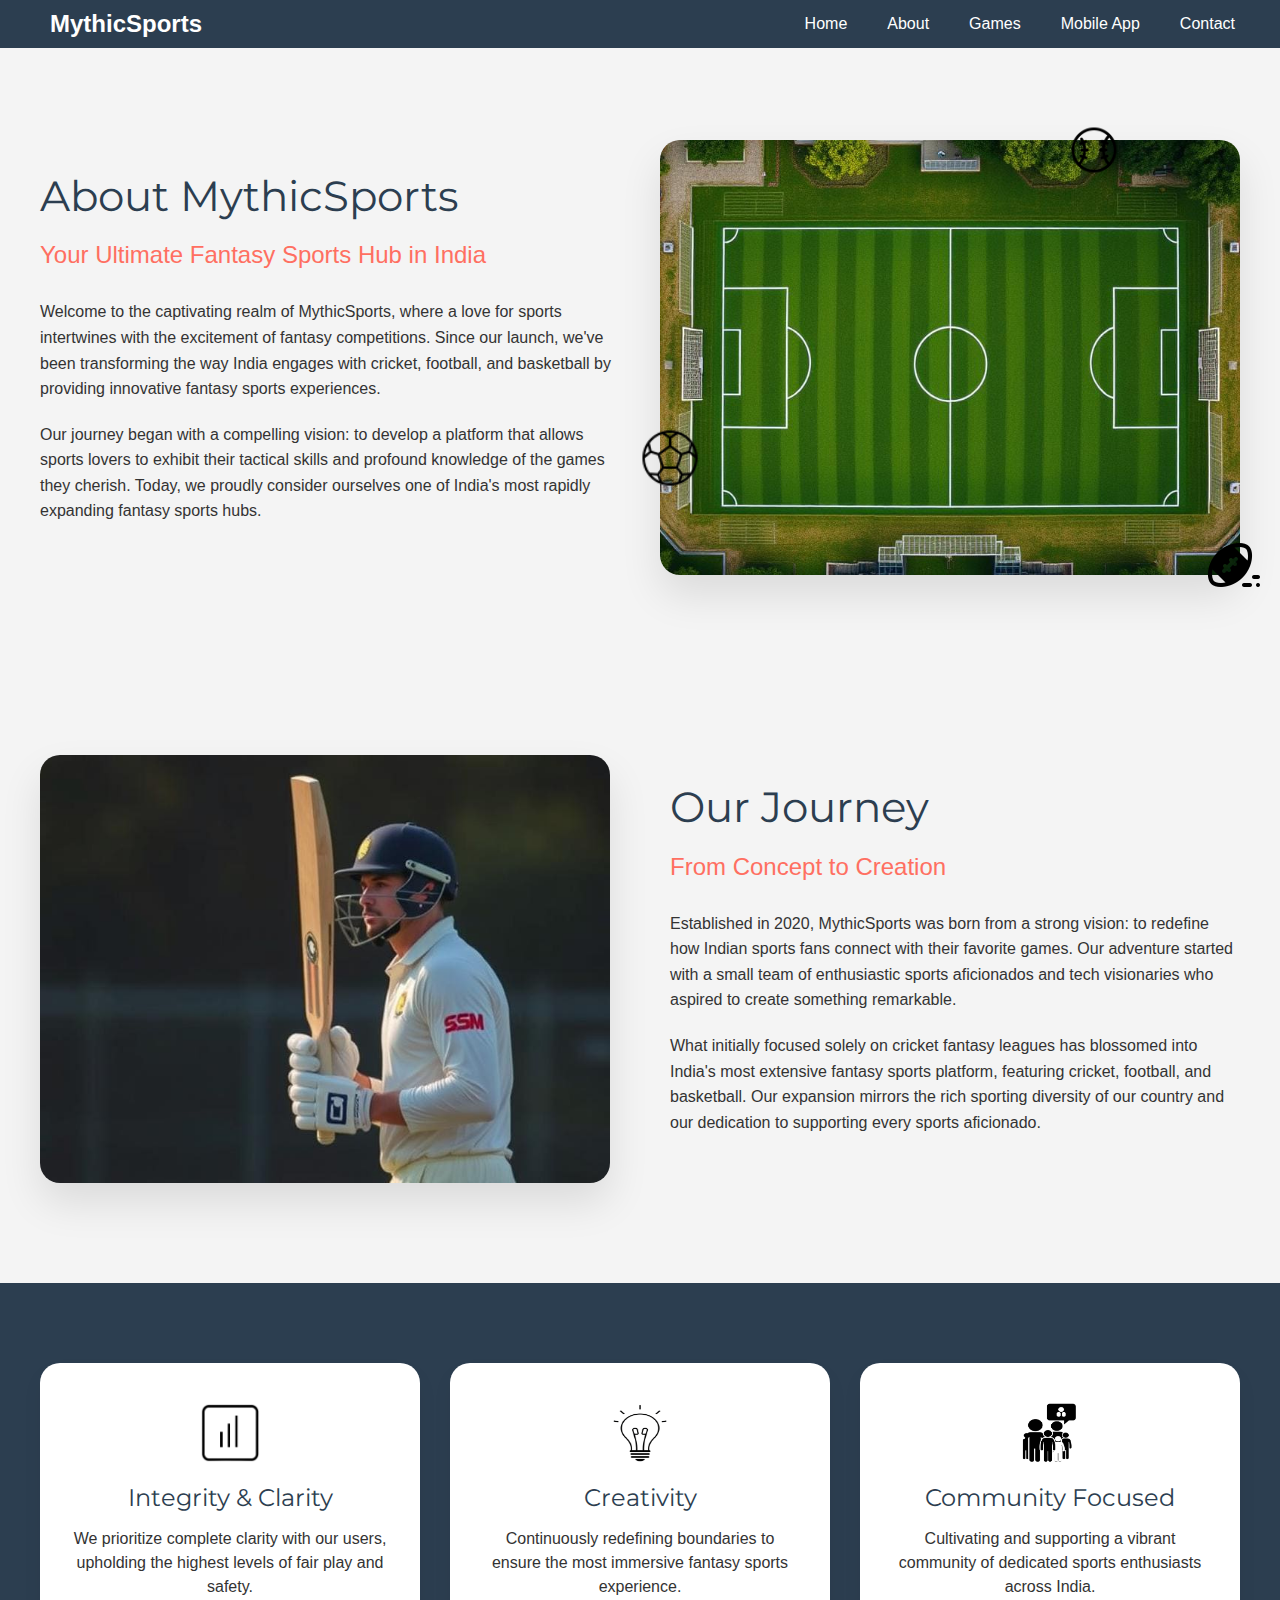
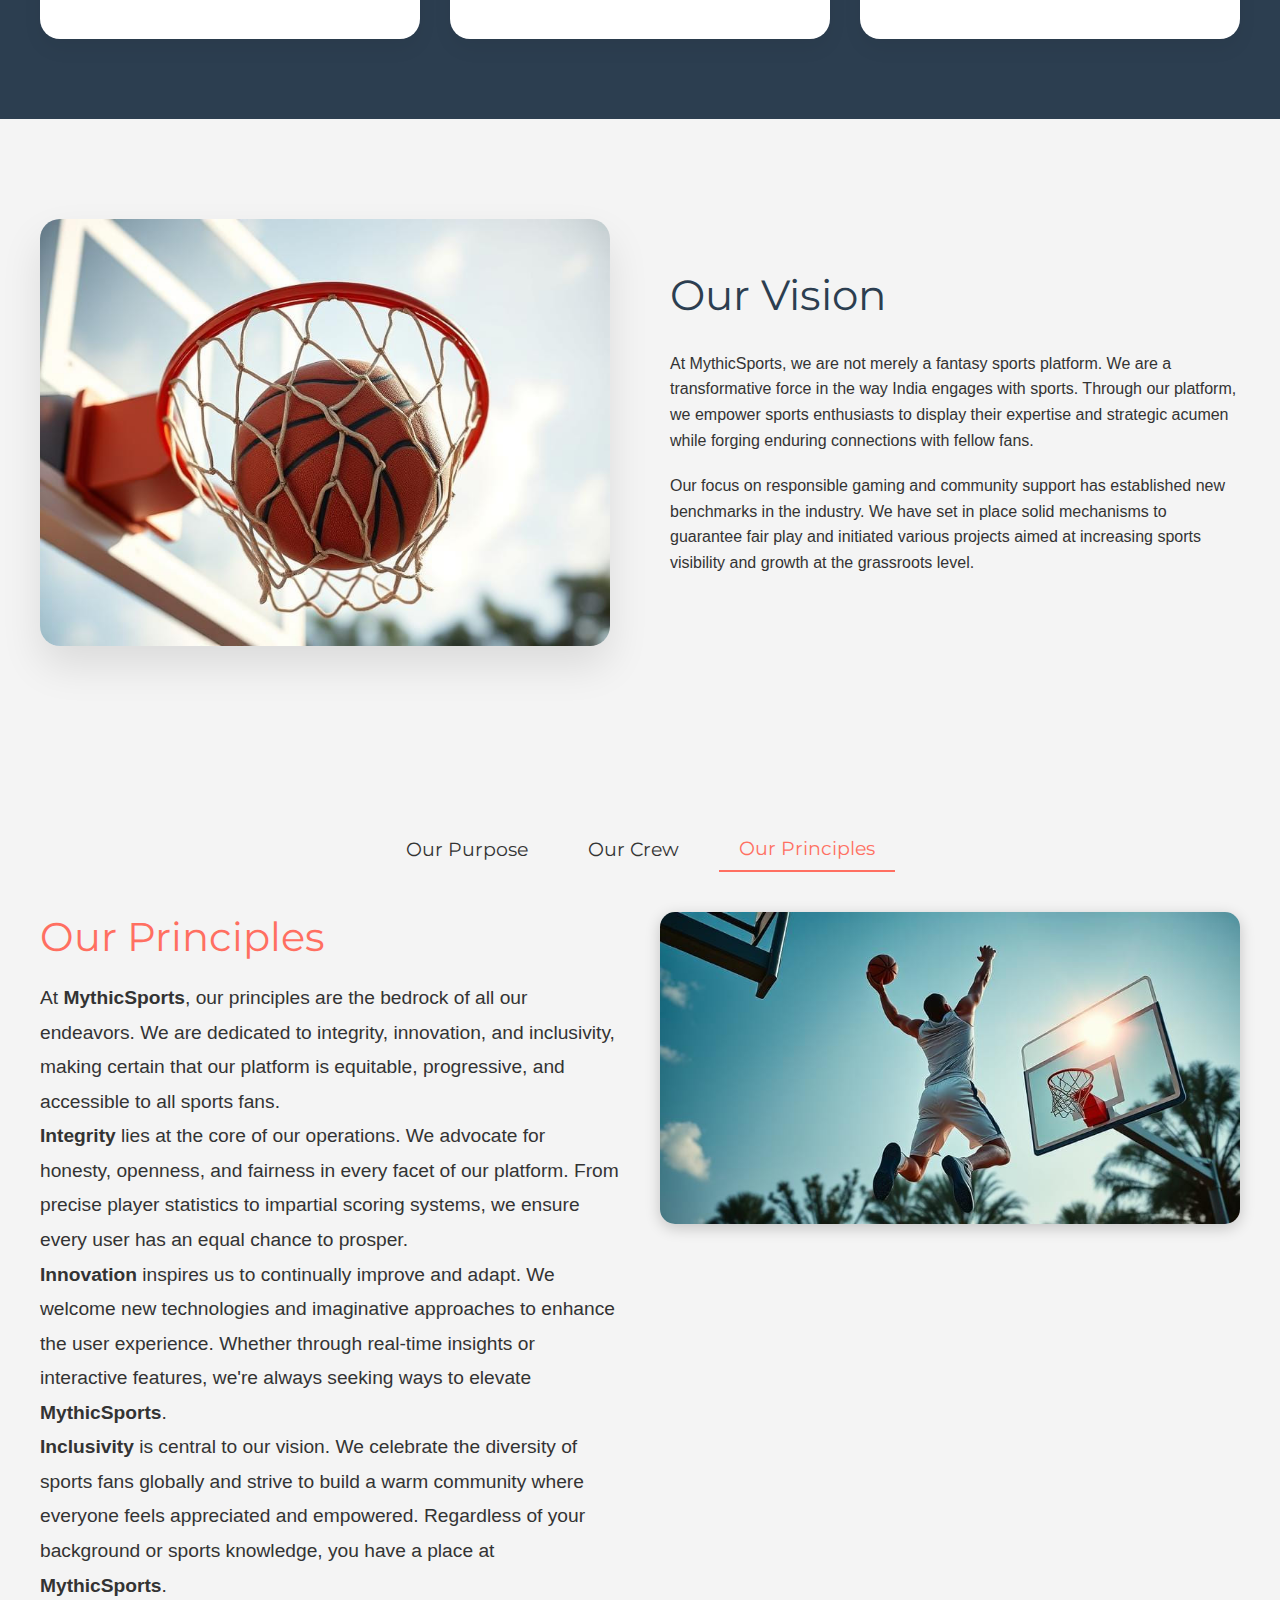
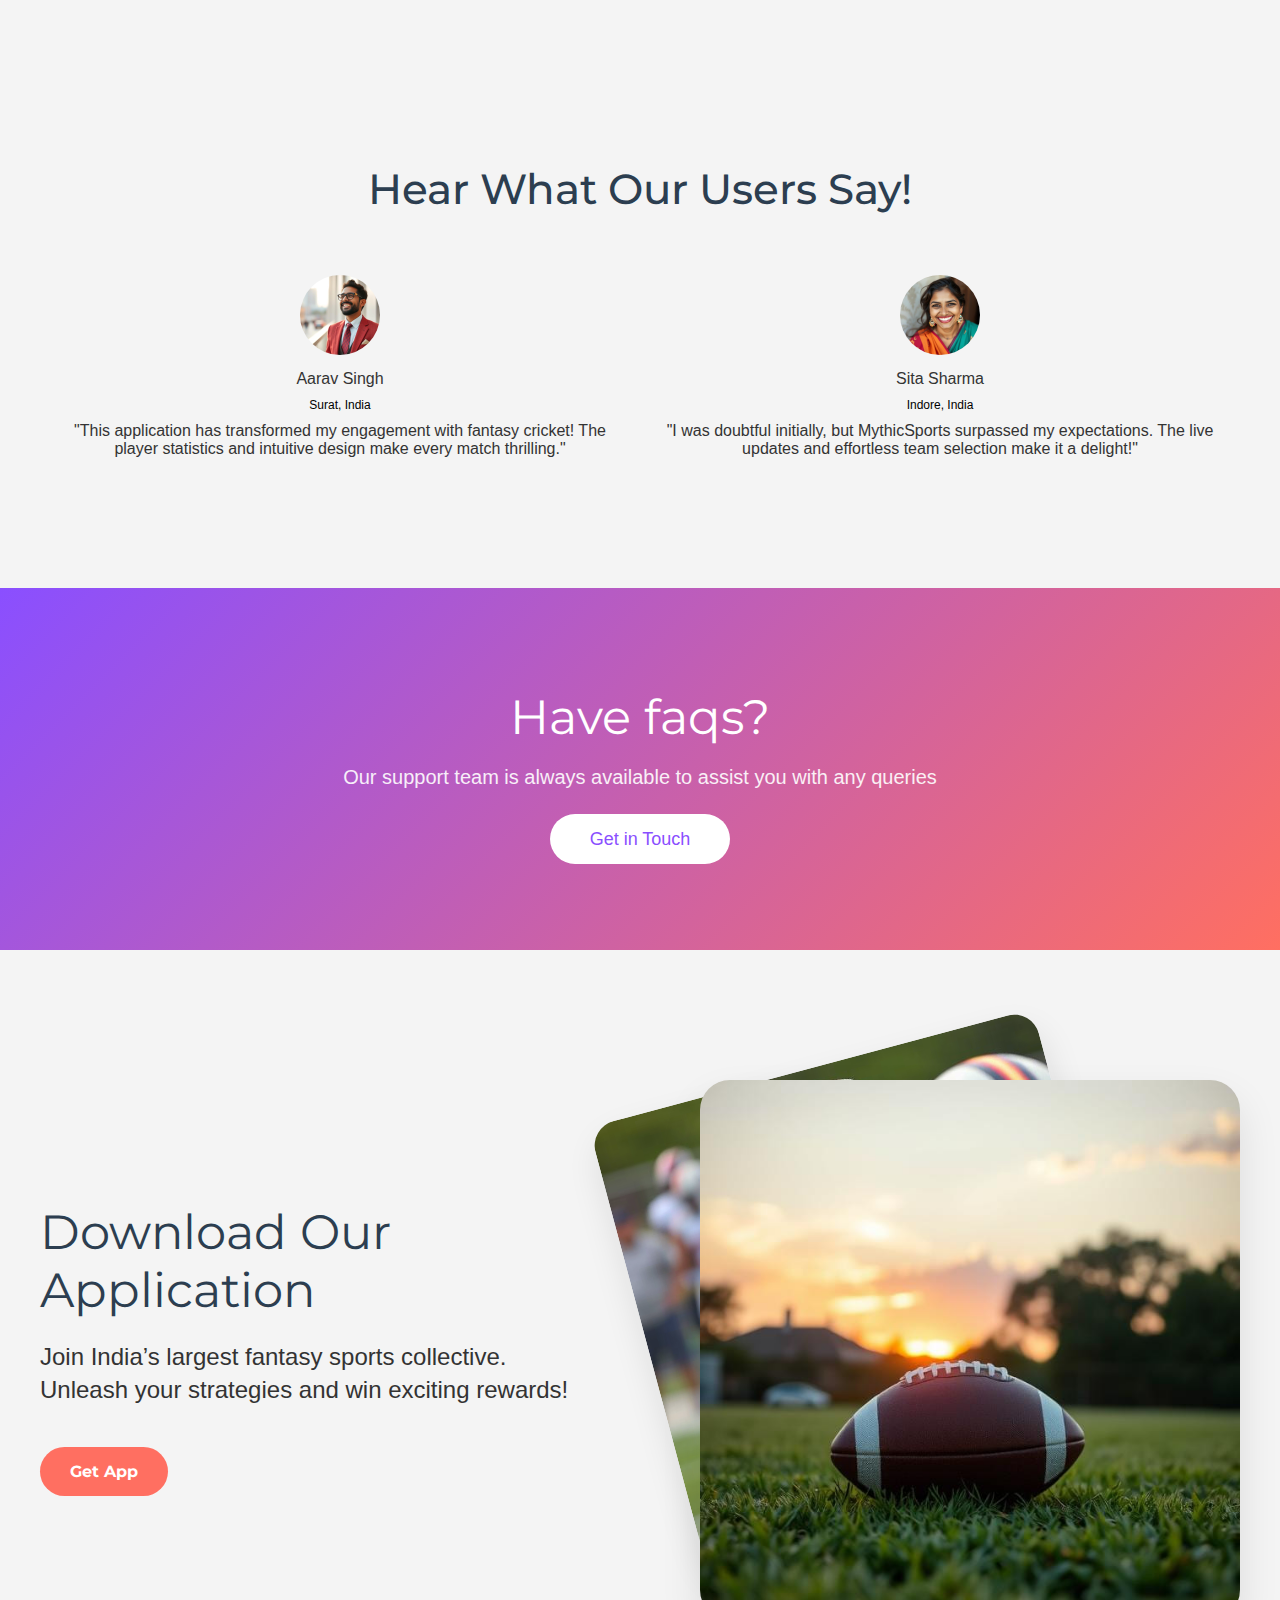
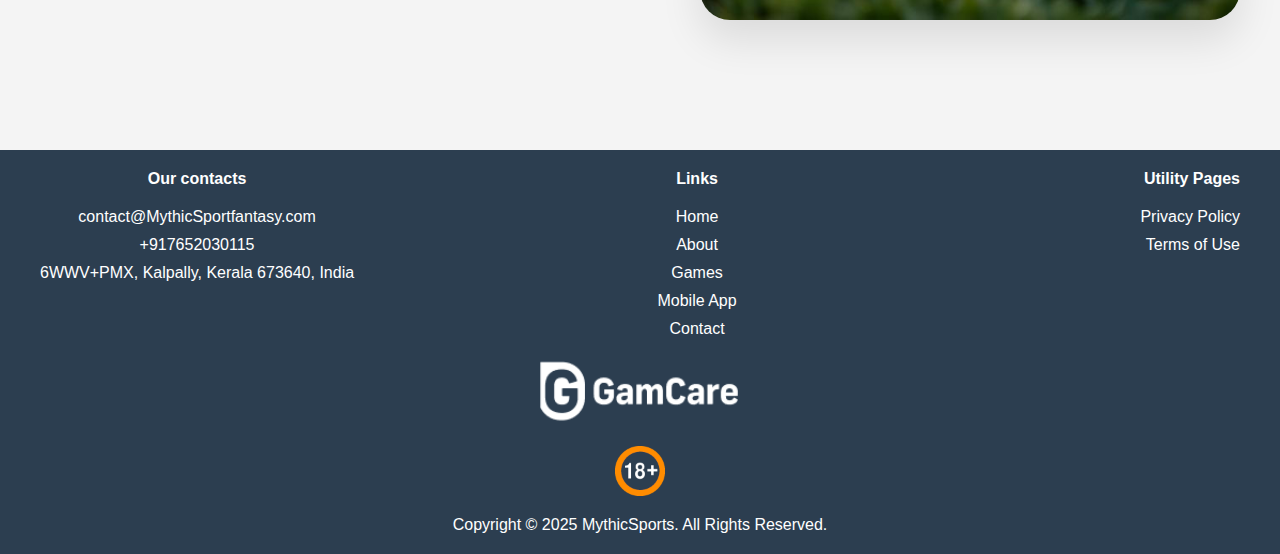
<file: about.html>
<!DOCTYPE html>
<html lang="en">
    <head>
        <meta charset="UTF-8" />
        <meta name="viewport" content="width=device-width, initial-scale=1.0" />
        <title>About MythicSports | The Fantasy Sports Platform</title>
        <meta name="description" content="Explore MythicSports – a fantasy sports platform crafted for sports lovers. Uncover our goals, values, and what sets us apart from the rest.">
        <link rel="stylesheet" href="fonts/Montserrat-VariableFont.ttf" />
        <link rel="icon" href="img/favicon.png" />
        <link rel="stylesheet" href="style.css" />
        <script defer src="script.js"></script>
    </head>

    <body>
        <header class="header">
            <div class="wrapper">
                <div class="header__content">
                    <a href="/" class="header__logo">
                        <div class="header__logo">
                            <p class="header__logo-text">MythicSports</p>
                        </div>
                    </a>

                    <button class="burger" aria-label="Toggle navigation">
                        <span class="burger__line"></span>
                        <span class="burger__line"></span>
                        <span class="burger__line"></span>
                    </button>

                    <nav class="nav">
                        <ul class="nav__list">
                            <li class="nav__item">
                                <a href="/" class="nav__link">Home</a>
                            </li>
                            <li class="nav__item">
                                <a href="about.html" class="nav__link">About</a>
                            </li>
                            <li class="nav__item">
                                <a href="games.html" class="nav__link">Games</a>
                            </li>
                            <li class="nav__item">
                                <a href="app.html" class="nav__link">Mobile App</a>
                            </li>

                            <li class="nav__item">
                                <a href="contact.html" class="nav__link"
                                    >Contact</a
                                >
                            </li>
                        </ul>
                    </nav>
                </div>
            </div>
        </header>

        <main>
            <section class="about">
                <div class="wrapper">
                    <div class="about__container">
                        <div class="about__content">
                            <div class="about__text-block" data-aos="fade-right">
                                <h1 class="about__title">About MythicSports</h1>
                                <p class="about__subtitle">
                                    Your Ultimate Fantasy Sports Hub in India
                                </p>
                                <div class="about__description">
                                    <p>
                                        Welcome to the captivating realm of MythicSports, where a love for sports
                                        intertwines with the excitement of fantasy competitions. Since our launch,
                                        we've been transforming the way India engages with cricket, football, and
                                        basketball by providing innovative fantasy sports experiences.
                                    </p>
        
                                    <p>
                                        Our journey began with a compelling vision: to develop a platform that allows
                                        sports lovers to exhibit their tactical skills and profound knowledge of the
                                        games they cherish. Today, we proudly consider ourselves one of India's most
                                        rapidly expanding fantasy sports hubs.
                                    </p>
                                </div>
                            </div>
        
                            <div class="about__image-block" data-aos="fade-left">
                                <img src="img/about/about-1.jpg" alt="Fantasy sports adventure" class="about__main-image">
                                <div class="about__floating-elements">
                                    <img src="img/icon2.png" alt="Cricket" class="floating-icon cricket">
                                    <img src="img/icon1.png" alt="Football" class="floating-icon football">
                                    <img src="img/icon3.png" alt="Basketball" class="floating-icon basketball">
                                </div>
                            </div>
                        </div>
                    </div>
                </div>
            </section>
        
            <!-- History Section -->
            <section class="vision-history">
                <div class="wrapper">
                    <div class="vision-history__content">
                        <div class="vision-history__image-block">
                            <img class="vision-history__main-image" src="img/about/about-2.jpg" alt="MythicSports early days">
                            <div class="vision-history__floating-elements"></div>
                        </div>
                        <div class="vision-history__text">
                            <h2 class="vision-history__title">Our Journey</h2>
                            <p class="vision-history__subtitle">From Concept to Creation</p>
                            <div class="vision-history__description">
                                <p>
                                    Established in 2020, MythicSports was born from a strong vision: to redefine
                                    how Indian sports fans connect with their favorite games. Our adventure started
                                    with a small team of enthusiastic sports aficionados and tech visionaries who
                                    aspired to create something remarkable.
                                </p>
                                <p>
                                    What initially focused solely on cricket fantasy leagues has blossomed into India's
                                    most extensive fantasy sports platform, featuring cricket, football, and
                                    basketball. Our expansion mirrors the rich sporting diversity of our country and
                                    our dedication to supporting every sports aficionado.
                                </p>
                            </div>
                        </div>
                    </div>
                </div>
            </section>
        
            <!-- Core Values Section -->
            <section class="uses-values">
                <div class="wrapper">
                    <div class="uses-values__grid">
                        <div class="value-block">
                            <img class="value-block__icon" src="img/about/icon-1.png" alt="Integrity Icon">
                            <h3 class="value-block__title">Integrity &amp; Clarity</h3>
                            <p class="value-block__text">
                                We prioritize complete clarity with our users, upholding the highest levels of fair play and safety.
                            </p>
                        </div>
                        <div class="value-block">
                            <img class="value-block__icon" src="img/about/icon-2.png" alt="Creativity Icon">
                            <h3 class="value-block__title">Creativity</h3>
                            <p class="value-block__text">
                                Continuously redefining boundaries to ensure the most immersive fantasy sports experience.
                            </p>
                        </div>
                        <div class="value-block">
                            <img class="value-block__icon" src="img/about/icon-3.png" alt="Support Icon">
                            <h3 class="value-block__title">Community Focused</h3>
                            <p class="value-block__text">
                                Cultivating and supporting a vibrant community of dedicated sports enthusiasts across India.
                            </p>
                        </div>
                    </div>
                </div>
            </section>
        
            <!-- Vision Section -->
            <section class="vision-vision">
                <div class="wrapper">
                    <div class="vision-vision__content">
                        <div class="vision-vision__image-block">
                            <img class="vision-vision__image" src="img/about/about-3.jpg" alt="MythicSports community impact">
                        </div>
                        <div class="vision-vision__text">
                            <h2 class="vision-vision__title">Our Vision</h2>
                            <div class="vision-vision__description">
                                <p>
                                    At MythicSports, we are not merely a fantasy sports platform. We are a
                                    transformative force in the way India engages with sports. Through our platform, we
                                    empower sports enthusiasts to display their expertise and strategic acumen while
                                    forging enduring connections with fellow fans.
                                </p>
                                <p>
                                    Our focus on responsible gaming and community support has established new benchmarks
                                    in the industry. We have set in place solid mechanisms to guarantee fair play and
                                    initiated various projects aimed at increasing sports visibility and growth at the
                                    grassroots level.
                                </p>
                            </div>
                        </div>
                    </div>
                </div>
            </section>
        
            <section class="about-btn1">
                <div class="wrapper">
                    <div class="about-btn1__container">
                        <!-- Tabs -->
                        <div class="about-btn1__navigation">
                            <button class="about-btn1__button" data-tab="tab1">
                                Our Purpose
                            </button>
                            <button class="about-btn1__button" data-tab="tab2">
                                Our Crew
                            </button>
                            <button class="about-btn1__button active" data-tab="tab3">
                                Our Principles
                            </button>
                        </div>
        
                        <!-- Tab Content -->
                        <div class="about-btn1__content">
                            <!-- Tab 1 -->
                            <div class="about-btn1__tab" id="tab1">
                                <div class="about-btn1__text">
                                    <h2 class="about-btn1__title">Our Purpose</h2>
                                    <p class="about-btn1__description">
                                        At <strong>MythicSports</strong>, our purpose is to revolutionize how sports
                                        aficionados engage with their passion. We view sports as more than just games—
                                        they represent enthusiasm, strategy, and community. Our platform is crafted to
                                        empower enthusiasts to become genuine legends of their favorite sports by
                                        merging their love for games with strategic insight.
                                    </p>
                                    <p class="about-btn1__description">
                                        Our aim is to create an engaging experience that transcends conventional fandom.
                                        By leveraging advanced technology and analytics, we equip fans with the resources
                                        they need to construct winning teams, participate in thrilling leagues, and
                                        connect with a global network of similar enthusiasts.
                                    </p>
                                    <p class="about-btn1__description">
                                        Our ultimate aspiration is to enhance accessibility, engagement, and rewards in
                                        sports for all. Whether you're a seasoned strategist or a casual fan,
                                        <strong>MythicSports</strong> is your gateway to an enriched and interactive
                                        sports experience.
                                    </p>
                                </div>
                                <div class="about-btn1__image">
                                    <img src="img/about/about-4.jpg" alt="Our Purpose" class="about-btn1__img">
                                </div>
                            </div>
        
                            <!-- Tab 2 -->
                            <div class="about-btn1__tab" id="tab2">
                                <div class="about-btn1__text">
                                    <h2 class="about-btn1__title">Our Crew</h2>
                                    <p class="about-btn1__description">
                                        Behind <strong>MythicSports</strong> is a passionate and diverse team of sports
                                        enthusiasts, technology innovators, and creative minds. We hail from various
                                        backgrounds, yet we share a unified purpose: to redefine how fans experience sports.
                                    </p>
                                    <p class="about-btn1__description">
                                        Our crew includes experienced developers, data analysts, and sports aficionados
                                        who diligently work to offer you a seamless and engaging platform. We believe
                                        that collaboration sparks the best ideas, and we're consistently challenging the
                                        limits of what's achievable in fantasy sports.
                                    </p>
                                    <p class="about-btn1__description">
                                        We're proud of our team's commitment and expertise. Each feature, update, and
                                        interaction is crafted with care to ensure that <strong>MythicSports</strong> provides
                                        an unmatched experience for our users.
                                    </p>
                                </div>
                                <div class="about-btn1__image">
                                    <img src="img/about/about-5.jpg" alt="Our Crew" class="about-btn1__img">
                                </div>
                            </div>
        
                            <!-- Tab 3 -->
                            <div class="about-btn1__tab active" id="tab3">
                                <div class="about-btn1__text">
                                    <h2 class="about-btn1__title">Our Principles</h2>
                                    <p class="about-btn1__description">
                                        At <strong>MythicSports</strong>, our principles are the bedrock of all our
                                        endeavors. We are dedicated to integrity, innovation, and inclusivity, making
                                        certain that our platform is equitable, progressive, and accessible to all sports
                                        fans.
                                    </p>
                                    <p class="about-btn1__description">
                                        <strong>Integrity</strong> lies at the core of our operations. We advocate for
                                        honesty, openness, and fairness in every facet of our platform. From precise player
                                        statistics to impartial scoring systems, we ensure every user has an equal
                                        chance to prosper.
                                    </p>
                                    <p class="about-btn1__description">
                                        <strong>Innovation</strong> inspires us to continually improve and adapt. We
                                        welcome new technologies and imaginative approaches to enhance the user
                                        experience. Whether through real-time insights or interactive features, we're
                                        always seeking ways to elevate <strong>MythicSports</strong>.
                                    </p>
                                    <p class="about-btn1__description">
                                        <strong>Inclusivity</strong> is central to our vision. We celebrate the diversity of
                                        sports fans globally and strive to build a warm community where everyone feels
                                        appreciated and empowered. Regardless of your background or sports knowledge, you
                                        have a place at <strong>MythicSports</strong>.
                                    </p>
                                </div>
                                <div class="about-btn1__image">
                                    <img src="img/about/about-6.jpg" alt="Our Principles" class="about-btn1__img">
                                </div>
                            </div>
                        </div>
                    </div>
                </div>
            </section>
        
            <section class="reviews">
                <h2 class="section-title">Hear What Our Users Say!</h2>
                <div class="slider-container">
                    <div class="slider" style="transform: translateX(-100%);">
                        <!-- Review 1 (Male) -->
                        <div class="slide">
                            <img src="img/about/review/man-1.jpg" alt="Aarav Singh" class="avatar">
                            <span class="slide-name">Aarav Singh</span>
                            <span class="slide-location">Surat, India</span>
                            <p>
                                "This application has transformed my engagement with fantasy cricket! The player
                                statistics and intuitive design make every match thrilling."
                            </p>
                        </div>
        
                        <!-- Review 2 (Female) -->
                        <div class="slide">
                            <img src="img/about/review/woman-1.jpg" alt="Sita Sharma" class="avatar">
                            <span class="slide-name">Sita Sharma</span>
                            <span class="slide-location">Indore, India</span>
                            <p>
                                "I was doubtful initially, but MythicSports surpassed my expectations. The live
                                updates and effortless team selection make it a delight!"
                            </p>
                        </div>
        
                        <!-- Review 3 (Male) -->
                        <div class="slide">
                            <img src="img/about/review/man-2.jpg" alt="Raj Mehta" class="avatar">
                            <span class="slide-name">Raj Mehta</span>
                            <span class="slide-location">Pune, India</span>
                            <p>
                                "The finest fantasy sports experience I've had! The prize structure is balanced,
                                and I appreciate the seamless navigation within the app."
                            </p>
                        </div>
        
                        <!-- Review 4 (Female) -->
                        <div class="slide">
                            <img src="img/about/review/woman-2.jpg" alt="Anita Agarwal" class="avatar">
                            <span class="slide-name">Anita Agarwal</span>
                            <span class="slide-location">Bangalore, India</span>
                            <p>
                                "Customer service is outstanding, and the app is highly engaging. I'm thrilled every
                                time I create my fantasy team!"
                            </p>
                        </div>
        
                        <!-- Review 5 (Male) -->
                        <div class="slide">
                            <img src="img/about/review/man-3.jpg" alt="Vikram Joshi" class="avatar">
                            <span class="slide-name">Vikram Joshi</span>
                            <span class="slide-location">Mumbai, India</span>
                            <p>
                                "Finally, a fantasy sports app that lives up to its promises. The features are
                                exceptional and the experience is immersive."
                            </p>
                        </div>
        
                        <!-- Review 6 (Female) -->
                        <div class="slide">
                            <img src="img/about/review/woman-3.jpg" alt="Sonal Sharma" class="avatar">
                            <span class="slide-name">Sonal Sharma</span>
                            <span class="slide-location">Jaipur, India</span>
                            <p>
                                "Fantasy football has never been as enjoyable! I love how effortless it is to join
                                contests and monitor my scores."
                            </p>
                        </div>
        
                        <!-- Review 7 (Male) -->
                        <div class="slide">
                            <img src="img/about/review/man-4.jpg" alt="Aryan Reddy" class="avatar">
                            <span class="slide-name">Aryan Reddy</span>
                            <span class="slide-location">Chennai, India</span>
                            <p>
                                "A fantastic way to put my sports knowledge to the test and win real rewards. Highly
                                recommended for any sports enthusiast!"
                            </p>
                        </div>
        
                        <!-- Review 8 (Female) -->
                        <div class="slide">
                            <img src="img/about/review/woman-4.jpg" alt="Priya Nair" class="avatar">
                            <span class="slide-name">Priya Nair</span>
                            <span class="slide-location">Hyderabad, India</span>
                            <p>
                                "The app is extremely user-friendly, and I love the up-to-the-minute match updates. 
                                It makes participating in fantasy sports so much more thrilling!"
                            </p>
                        </div>
        
                        <!-- Review 9 (Male) -->
                        <div class="slide">
                            <img src="img/about/review/man-5.jpg" alt="Dev Mishra" class="avatar">
                            <span class="slide-name">Dev Mishra</span>
                            <span class="slide-location">Kolkata, India</span>
                            <p>
                                "The competitions are exhilarating, and the platform is exceptionally secure. I
                                feel confident playing and winning here."
                            </p>
                        </div>
        
                        <!-- Review 10 (Female) -->
                        <div class="slide">
                            <img src="img/about/review/man-6.jpg" alt="Nupur Singh" class="avatar">
                            <span class="slide-name">Nupur Singh</span>
                            <span class="slide-location">Lucknow, India</span>
                            <p>
                                "I savor every moment spent on MythicSports. The design and experience of the app
                                are absolutely splendid!"
                            </p>
                        </div>
        
                        <!-- Review 11 (Male) -->
                        <div class="slide">
                            <img src="img/about/review/man-7.jpg" alt="Karan Kapoor" class="avatar">
                            <span class="slide-name">Karan Kapoor</span>
                            <span class="slide-location">Bhopal, India</span>
                            <p>
                                "The gameplay mechanics are robust, and the updates are always punctual. It's my
                                favorite fantasy sports app."
                            </p>
                        </div>
        
                        <!-- Review 12 (Female) -->
                        <div class="slide">
                            <img src="img/about/review/woman-5.jpg" alt="Meera Kumari" class="avatar">
                            <span class="slide-name">Meera Kumari</span>
                            <span class="slide-location">Nagpur, India</span>
                            <p>
                                "MythicSports has deepened my love for sports. The competition is entertaining, and
                                winning is exhilarating!"
                            </p>
                        </div>
                    </div>
        
                    <button class="prev slider-btn" style="display: none">
                        ❮
                    </button>
                    <button class="next slider-btn" style="display: none">
                        ❯
                    </button>
                </div>
            </section>
        
            <section class="faqs">
                <div class="wrapper">
                    <div class="faqs__container">
                        <h2 class="faqs__title" data-aos="fade-up">Have faqs?</h2>
                        <p class="faqs__subtitle" data-aos="fade-up" data-aos-delay="100">
                            Our support team is always available to assist you with any queries
                        </p>
                        <a class="faqs__button" href="contact.html" data-aos="fade-up" data-aos-delay="200">Get in Touch</a>
                    </div>
                </div>
            </section>
        
            <section class="app-download">
                <div class="wrapper">
                    <div class="app-download__container">
                        <div class="app-download__content" data-aos="fade-right">
                            <h2 class="app-download__title">Download Our Application</h2>
                            <p class="app-download__subtitle">
                                Join India’s largest fantasy sports collective. Unleash your strategies and
                                win exciting rewards!
                            </p>
                            <div class="app-download__buttons">
                                <a href="contact.html" class="mains-button primary">Get App</a>
                            </div>
                        </div>
        
                        <div class="app-download__images" data-aos="fade-left">
                            <div class="image-container">
                                <img src="img/about/about-8.jpg" alt="Application Screenshot" class="app-image app-image--main">
                                <img src="img/about/about-7.jpg" alt="Application Screenshot" class="app-image app-image--floating">
                            </div>
                        </div>
                    </div>
                </div>
            </section>
        </main>

        <footer class="footer">
            <div class="wrapper">
                <div class="footer__content">
                    <div class="footer__down">
                        <div class="footer__title">Our contacts</div>
                        <a
                            href="mailto:contact@mythicsportfantasy.com"
                            class="footer__element"
                            >contact@MythicSportfantasy.com</a
                        >
                        <a href="tel:+917652030115" class="footer__element"
                            >+917652030115</a
                        >
                        <a
                            href="https://maps.app.goo.gl/EjAuxgMyTCNZgXUcA"
                            target="_blank"
                            class="footer__element"
                            >6WWV+PMX, Kalpally, Kerala 673640, India</a
                        >
                    </div>

                    <div class="footer__down" style="align-items: center">
                        <div class="footer__title">Links</div>
                        <a href="/" class="footer__element">Home</a>
                        <a href="about.html" class="footer__element">About</a>
                        <a href="games.html" class="footer__element">Games</a>
                        <a href="app.html" class="footer__element">Mobile App</a>

                        <a href="contact.html" class="footer__element">Contact</a>
                    </div>
                    <div class="footer__down" style="align-items: end">
                        <div class="footer__title">Utility Pages</div>
                        <a href="privacy-policy.html" class="footer__element"
                            >Privacy Policy</a
                        >
                        <a href="terms-conditions.html" class="footer__element"
                            >Terms of Use</a
                        >
                    </div>
                </div>
                <div class="footer__links">
                    <a href="https://www.gamcare.org" target="_blank"
                        ><img
                            src="img//ga-care2.png"
                            alt="begamble"
                            class="footer__begamble"
                    /></a>
                    <img src="img/18.png" alt="18+" class="footer__age" />
                </div>
                <div class="footer__copy">
                    Copyright © 2025 MythicSports. All Rights Reserved.
                </div>
            </div>
        </footer>
    </body>
</html>
</file>
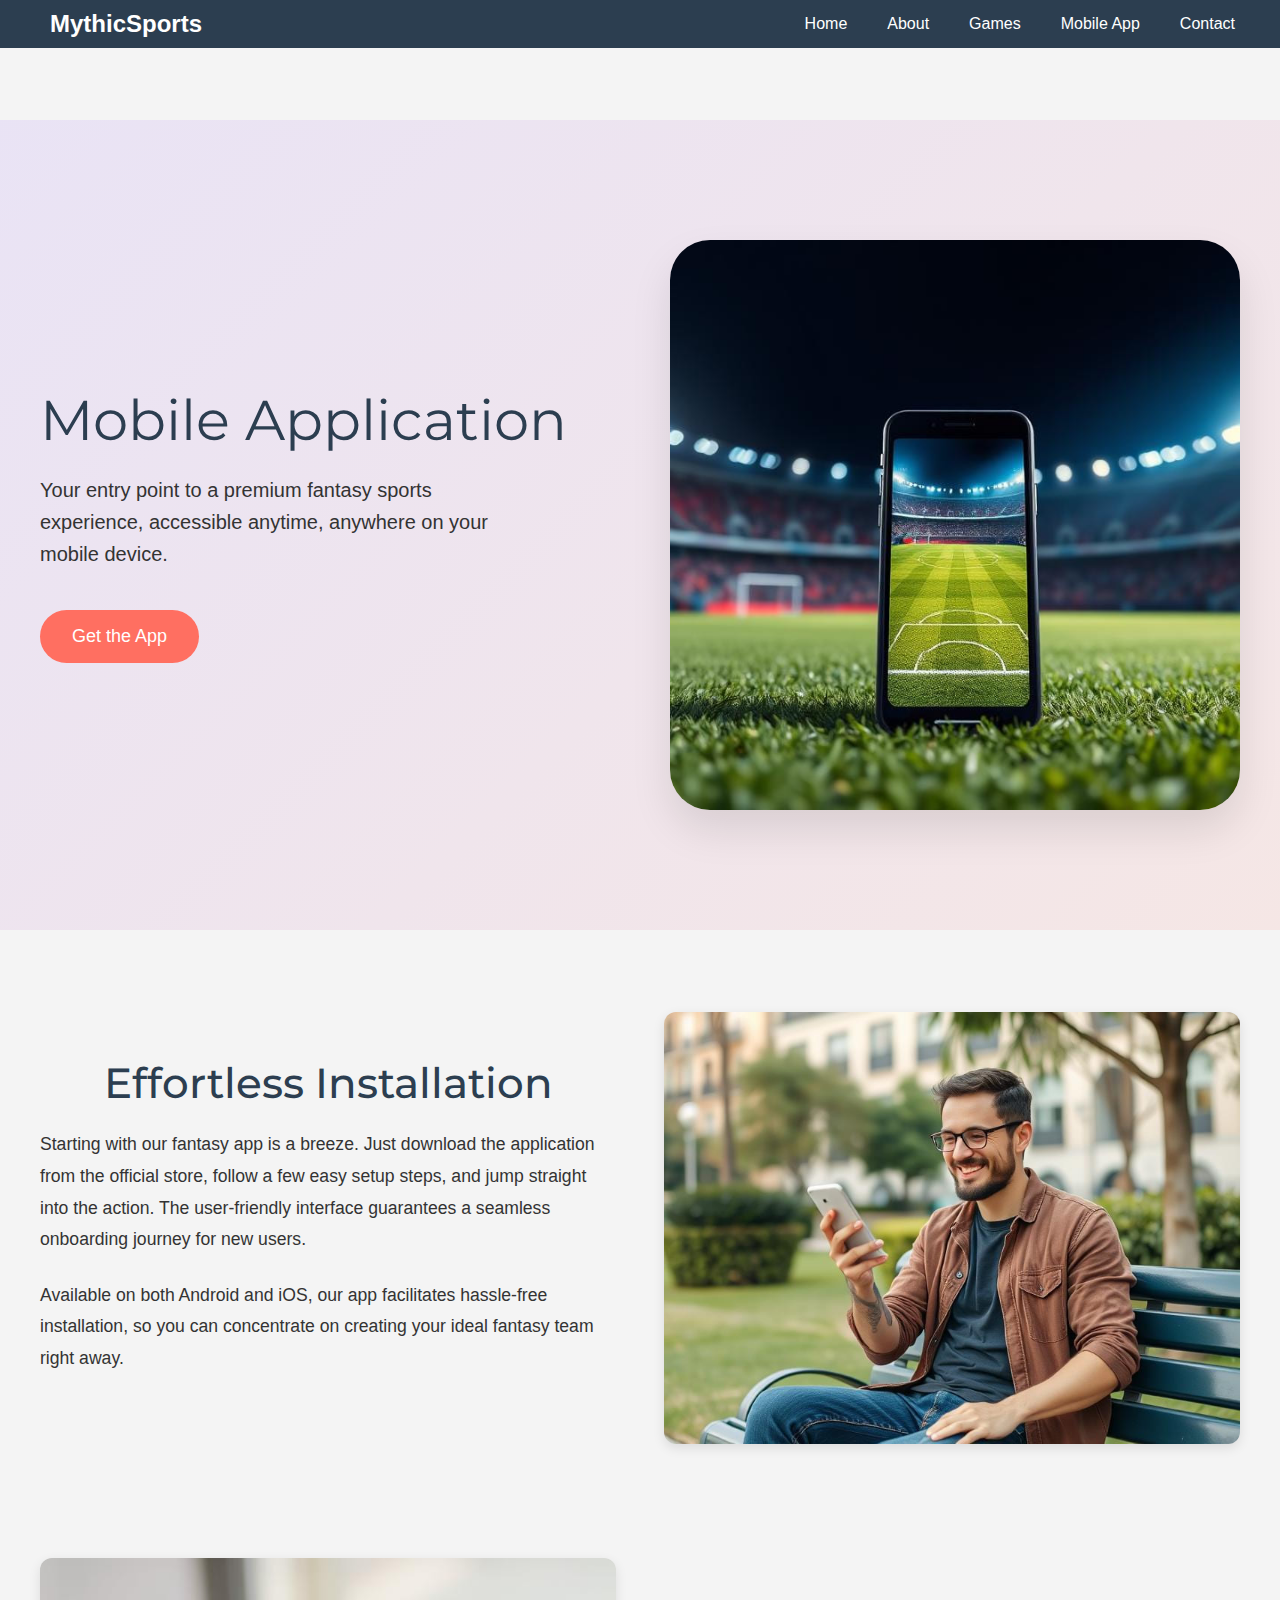
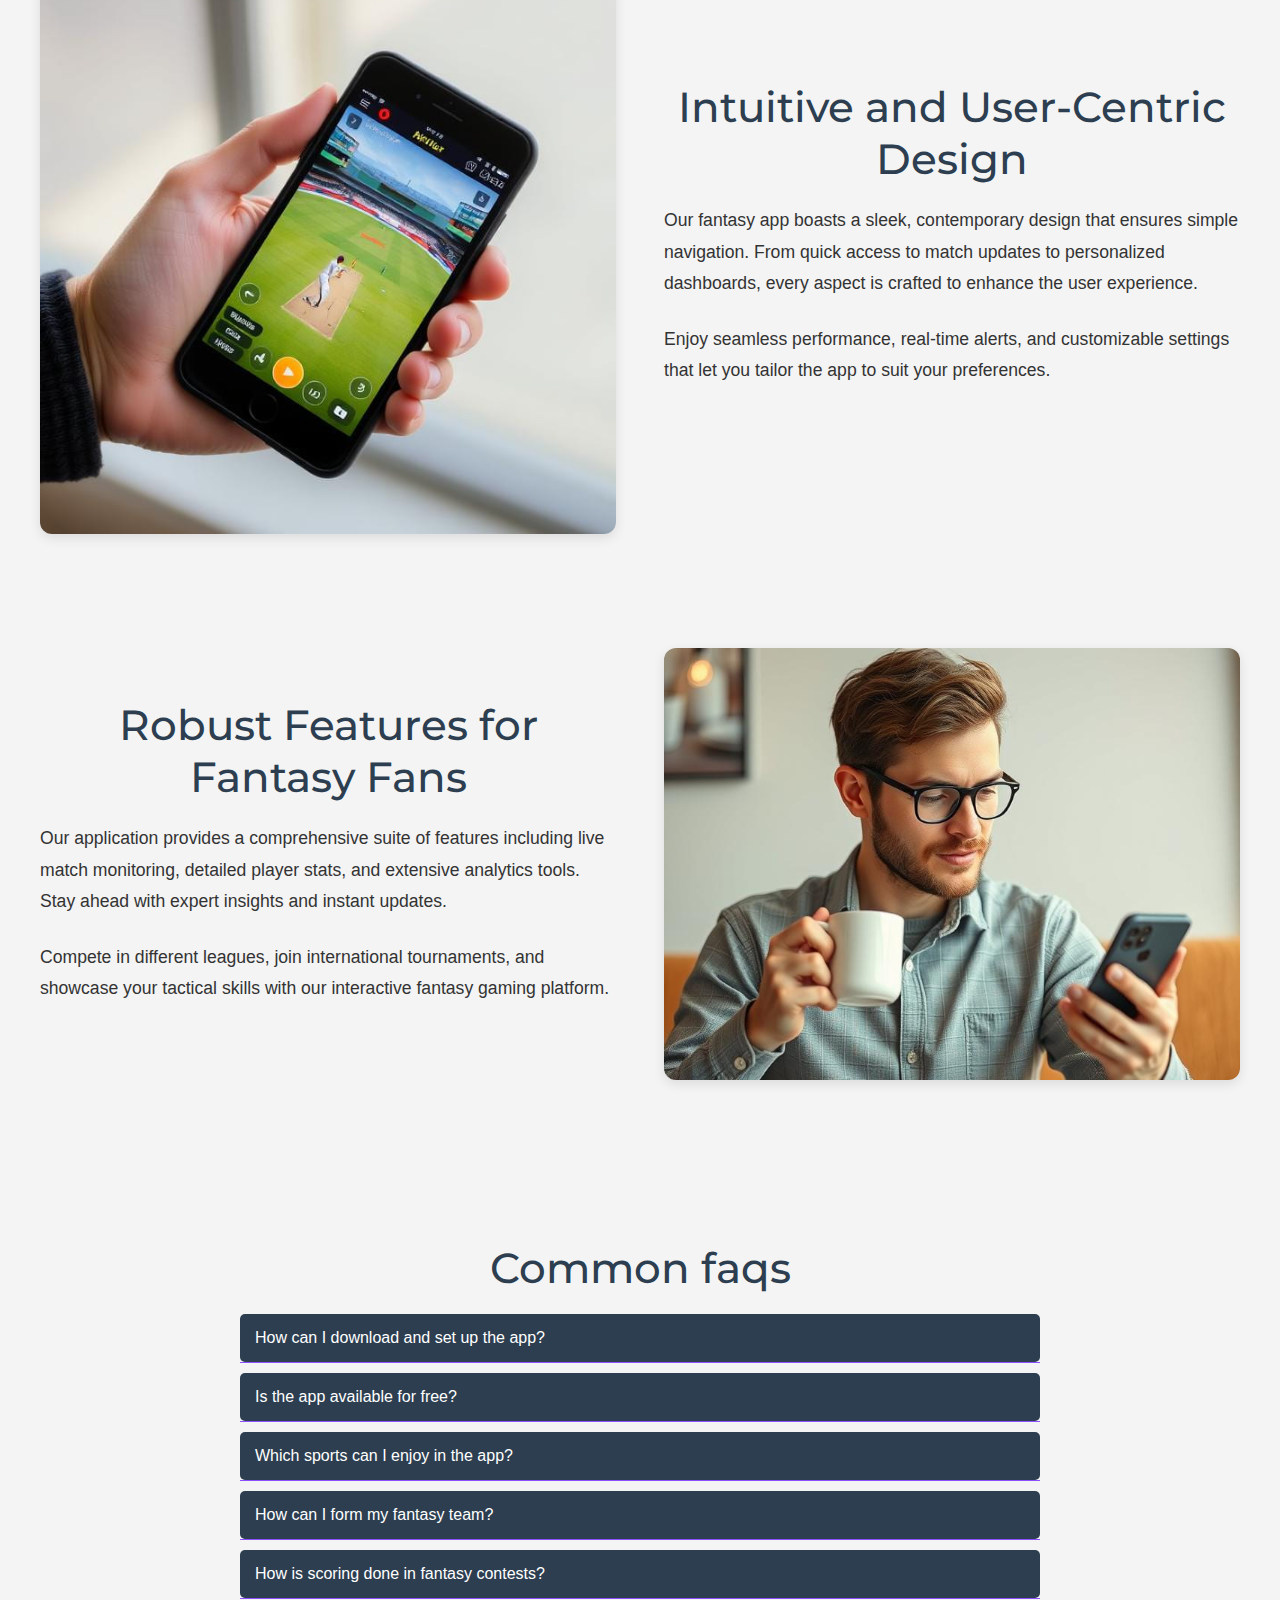
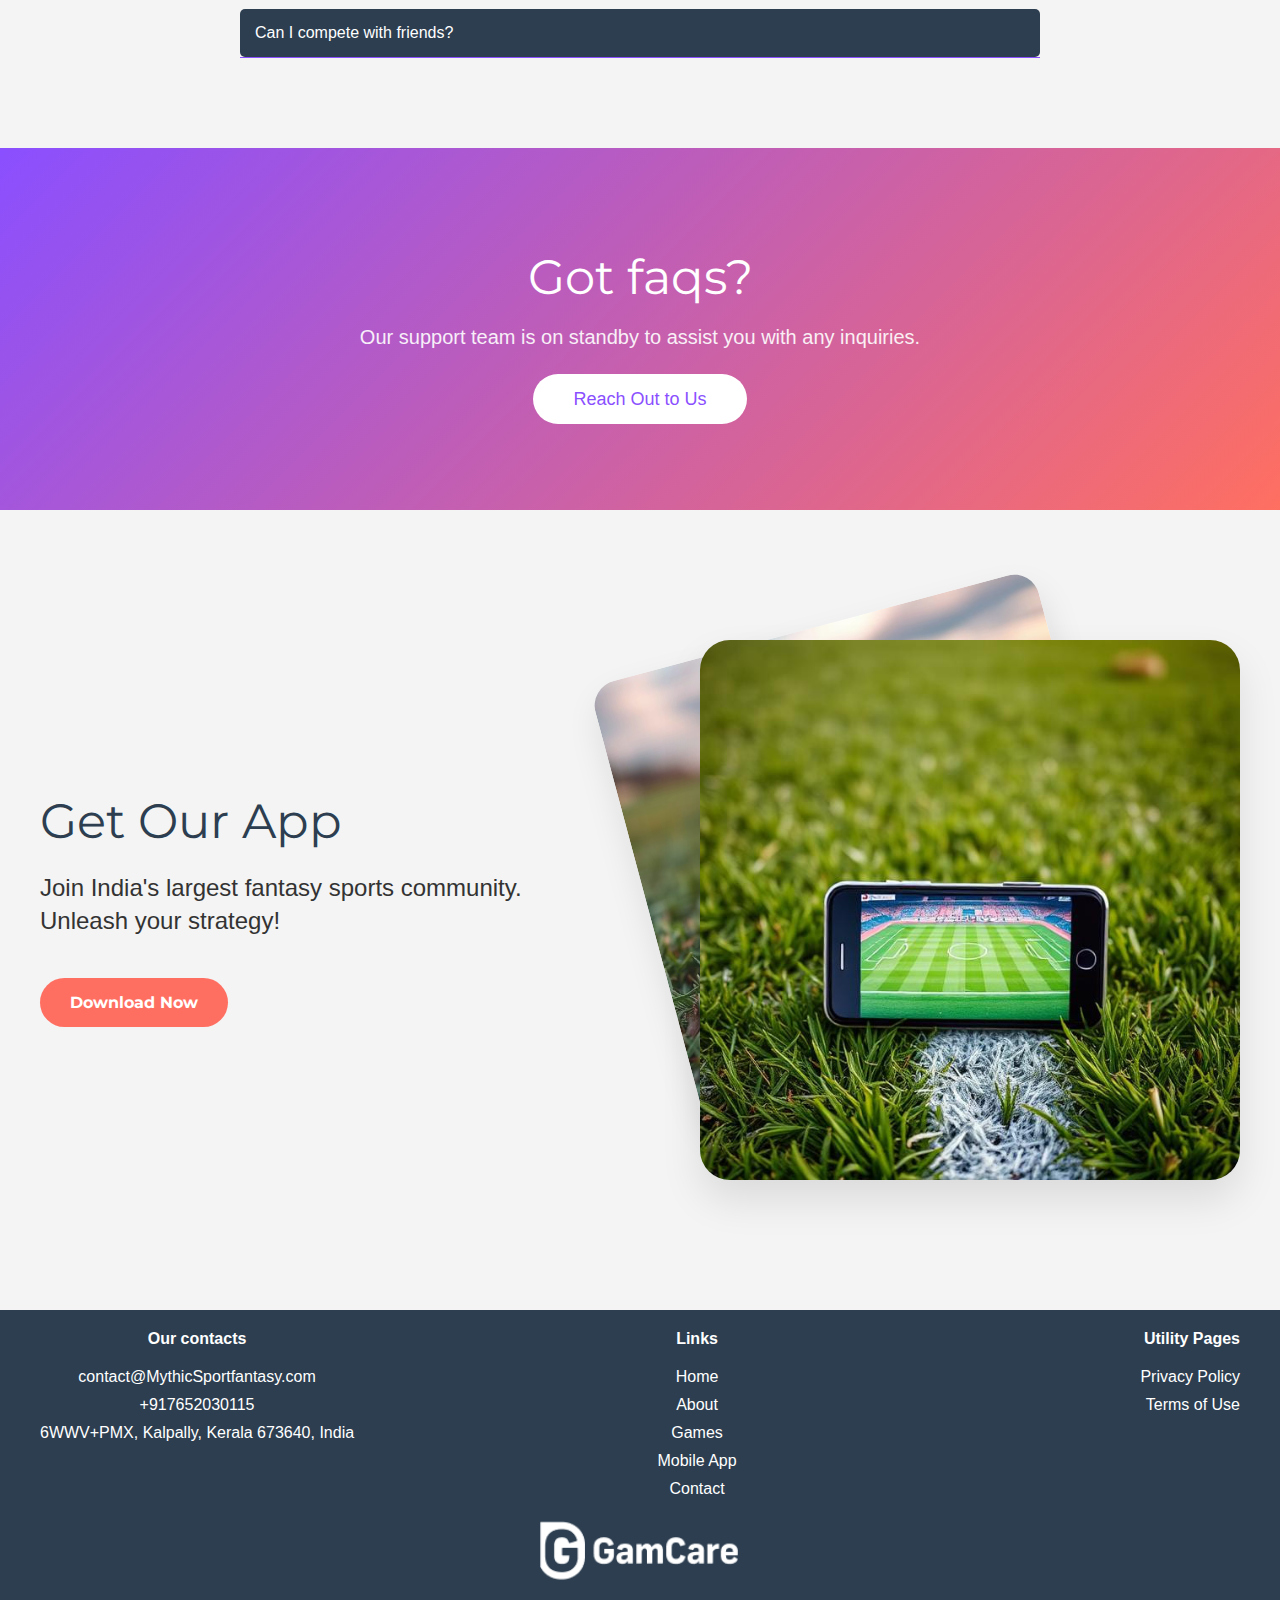
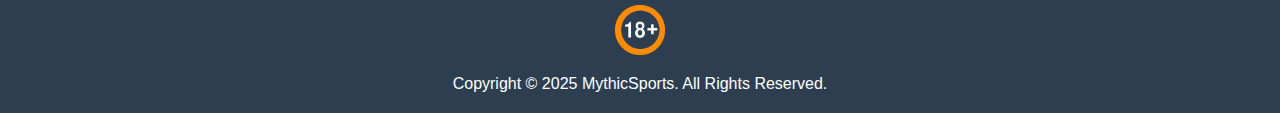
<file: app.html>
<!DOCTYPE html>
<html lang="en">
    <head>
        <meta charset="UTF-8" />
        <meta name="viewport" content="width=device-width, initial-scale=1.0" />
        <title>MythicSports Mobile App - Enjoy Fantasy Sports Anytime, Anywhere</title>
        <meta name="description" content="Get the MythicSports mobile app and indulge in fantasy sports wherever you are. Play cricket, soccer, and basketball whenever you want, right from your phone.">
        <link rel="stylesheet" href="fonts/Montserrat-VariableFont.ttf" />
        <link rel="icon" href="img/favicon.png" />
        <link rel="stylesheet" href="style.css" />
        <script defer src="script.js"></script>
    </head>

    <body>
        <header class="header">
            <div class="wrapper">
                <div class="header__content">
                    <a href="/" class="header__logo">
                        <div class="header__logo">
                            <p class="header__logo-text">MythicSports</p>
                        </div>
                    </a>

                    <button class="burger" aria-label="Toggle navigation">
                        <span class="burger__line"></span>
                        <span class="burger__line"></span>
                        <span class="burger__line"></span>
                    </button>

                    <nav class="nav">
                        <ul class="nav__list">
                            <li class="nav__item">
                                <a href="/" class="nav__link">Home</a>
                            </li>
                            <li class="nav__item">
                                <a href="about.html" class="nav__link">About</a>
                            </li>
                            <li class="nav__item">
                                <a href="games.html" class="nav__link">Games</a>
                            </li>
                            <li class="nav__item">
                                <a href="app.html" class="nav__link">Mobile App</a>
                            </li>

                            <li class="nav__item">
                                <a href="contact.html" class="nav__link"
                                    >Contact</a
                                >
                            </li>
                        </ul>
                    </nav>
                </div>
            </div>
        </header>

        <main>
            <main>
                <section class="page-cont1 app-cont1">
                  <div class="wrapper">
                    <div class="page-cont1__container">
                      <div class="page-cont1__content" data-aos="fade-right">
                        <h1 class="page-cont1__title">Mobile Application</h1>
                        <p class="page-cont1__subtitle">
                          Your entry point to a premium fantasy sports experience, accessible
                          anytime, anywhere on your mobile device.
                        </p>
                        <a href="contact.html" class="hero-button">Get the App</a>
                      </div>
                      <div class="page-cont1__image" data-aos="fade-left">
                        <img src="img/app/app-1.jpg" alt="Interface of the mobile app">
                      </div>
                    </div>
                  </div>
                </section>
              
                <section class="mainGame-Content">
                  <div class="wrapper next-column">
                    <div class="mainContent-text">
                      <h2 class="section-title">Effortless Installation</h2>
                      <p class="section-text">
                        Starting with our fantasy app is a breeze. Just download
                        the application from the official store, follow a few easy setup steps,
                        and jump straight into the action. The user-friendly interface guarantees
                        a seamless onboarding journey for new users.
                      </p>
                      <p class="section-text">
                        Available on both Android and iOS, our app facilitates hassle-free
                        installation, so you can concentrate on creating your ideal fantasy team
                        right away.
                      </p>
                    </div>
                    <div class="mainContent-image">
                      <div class="image-wrapper">
                        <img src="img/app/app-2.jpg" alt="App Installation Process" class="section-image">
                      </div>
                    </div>
                  </div>
                </section>
              
                <section class="mainGame-Content alt-bg">
                  <div class="wrapper next-column">
                    <div class="mainContent-image">
                      <div class="image-wrapper">
                        <img src="img/app/app-3.jpg" alt="Intuitive User Design" class="section-image">
                      </div>
                    </div>
                    <div class="mainContent-text">
                      <h2 class="section-title">Intuitive and User-Centric Design</h2>
                      <p class="section-text">
                        Our fantasy app boasts a sleek, contemporary design that ensures
                        simple navigation. From quick access to match updates to
                        personalized dashboards, every aspect is crafted to enhance the user
                        experience.
                      </p>
                      <p class="section-text">
                        Enjoy seamless performance, real-time alerts, and customizable settings
                        that let you tailor the app to suit your preferences.
                      </p>
                    </div>
                  </div>
                </section>
              
                <section class="mainGame-Content">
                  <div class="wrapper next-column">
                    <div class="mainContent-text">
                      <h2 class="section-title">Robust Features for Fantasy Fans</h2>
                      <p class="section-text">
                        Our application provides a comprehensive suite of features including live match
                        monitoring, detailed player stats, and extensive analytics tools. Stay
                        ahead with expert insights and instant updates.
                      </p>
                      <p class="section-text">
                        Compete in different leagues, join international tournaments, and showcase
                        your tactical skills with our interactive fantasy gaming platform.
                      </p>
                    </div>
                    <div class="mainContent-image">
                      <div class="image-wrapper">
                        <img src="img/app/app-4.jpg" alt="Advanced Functionality" class="section-image">
                      </div>
                    </div>
                  </div>
                </section>
              
                <section class="faq-section">
                  <div class="wrapper">
                    <h2 class="section-heading">Common faqs</h2>
                    <div class="faq-accordion">
                      <!-- Question 1 -->
                      <div class="faq-item">
                        <button class="faq-question">
                          How can I download and set up the app?
                        </button>
                        <div class="faq-answer">
                          <p>
                            You can download our app from the official website or authorized platforms. 
                            If you're using Android, you might need to permit installations from unknown sources 
                            in your settings. Follow the onscreen steps to finalize the installation.
                          </p>
                        </div>
                      </div>
              
                      <!-- Question 2 -->
                      <div class="faq-item">
                        <button class="faq-question">Is the app available for free?</button>
                        <div class="faq-answer">
                          <p>
                            Absolutely! Our app is free to download and use. You can assemble teams, participate 
                            in complimentary fantasy contests, and enjoy the game without any costs. However, 
                            some premium features or contests might require an entry fee.
                          </p>
                        </div>
                      </div>
              
                      <!-- Question 3 -->
                      <div class="faq-item">
                        <button class="faq-question">
                          Which sports can I enjoy in the app?
                        </button>
                        <div class="faq-answer">
                          <p>
                            Our app features fantasy games for popular sports such as cricket, soccer, and basketball. 
                            We are continually working to introduce more sports and exciting new formats.
                          </p>
                        </div>
                      </div>
              
                      <!-- Question 4 -->
                      <div class="faq-item">
                        <button class="faq-question">
                          How can I form my fantasy team?
                        </button>
                        <div class="faq-answer">
                          <p>
                            To create your fantasy team, select an upcoming match, choose players within the budget 
                            limit, and confirm your lineup. Your team earns points based on the real-life performance 
                            of the players during the match.
                          </p>
                        </div>
                      </div>
              
                      <!-- Question 5 -->
                      <div class="faq-item">
                        <button class="faq-question">
                          How is scoring done in fantasy contests?
                        </button>
                        <div class="faq-answer">
                          <p>
                            Points are awarded based on real-time performance metrics of players, such as goals, 
                            assists, wickets, runs, and other essential statistics. The scoring details for each sport 
                            can be found in the app under the "Rules & Scoring" section.
                          </p>
                        </div>
                      </div>
              
                      <!-- Question 6 -->
                      <div class="faq-item">
                        <button class="faq-question">Can I compete with friends?</button>
                        <div class="faq-answer">
                          <p>
                            Yes! You can invite friends and set up private contests where you can compete against each other. 
                            Just create an invite link and share it with your friends to join the fun.
                          </p>
                        </div>
                      </div>
                    </div>
                  </div>
                </section>
              
                <section class="faqs">
                  <div class="wrapper">
                    <div class="faqs__container">
                      <h2 class="faqs__title" data-aos="fade-up">Got faqs?</h2>
                      <p class="faqs__subtitle" data-aos="fade-up" data-aos-delay="100">
                        Our support team is on standby to assist you with any inquiries.
                      </p>
                      <a class="faqs__button" href="contact.html" data-aos="fade-up" data-aos-delay="200">Reach Out to Us</a>
                    </div>
                  </div>
                </section>
              
                <section class="app-download">
                  <div class="wrapper">
                    <div class="app-download__container">
                      <div class="app-download__content" data-aos="fade-right">
                        <h2 class="app-download__title">Get Our App</h2>
                        <p class="app-download__subtitle">
                          Join India's largest fantasy sports community. Unleash your strategy!
                        </p>
                        <div class="app-download__buttons">
                          <a href="contact.html" class="mains-button primary">Download Now</a>
                        </div>
                      </div>
              
                      <div class="app-download__images" data-aos="fade-left">
                        <div class="image-container">
                          <img src="img/app/app-6.jpg" alt="Screenshot of the app" class="app-image app-image--main">
                          <img src="img/app/app-5.jpg" alt="Screenshot of the app" class="app-image app-image--floating">
                        </div>
                      </div>
                    </div>
                  </div>
                </section>
              </main>
        </main>
        
        <footer class="footer">
            <div class="wrapper">
                <div class="footer__content">
                    <div class="footer__down">
                        <div class="footer__title">Our contacts</div>
                        <a
                            href="mailto:contact@mythicsportfantasy.com"
                            class="footer__element"
                            >contact@MythicSportfantasy.com</a
                        >
                        <a href="tel:+917652030115" class="footer__element"
                            >+917652030115</a
                        >
                        <a
                            href="https://maps.app.goo.gl/EjAuxgMyTCNZgXUcA"
                            target="_blank"
                            class="footer__element"
                            >6WWV+PMX, Kalpally, Kerala 673640, India</a
                        >
                    </div>

                    <div class="footer__down" style="align-items: center">
                        <div class="footer__title">Links</div>
                        <a href="/" class="footer__element">Home</a>
                        <a href="about.html" class="footer__element">About</a>
                        <a href="games.html" class="footer__element">Games</a>
                        <a href="app.html" class="footer__element">Mobile App</a>

                        <a href="contact.html" class="footer__element">Contact</a>
                    </div>
                    <div class="footer__down" style="align-items: end">
                        <div class="footer__title">Utility Pages</div>
                        <a href="privacy-policy.html" class="footer__element"
                            >Privacy Policy</a
                        >
                        <a href="terms-conditions.html" class="footer__element"
                            >Terms of Use</a
                        >
                    </div>
                </div>
                <div class="footer__links">
                    <a href="https://www.gamcare.org" target="_blank"
                        ><img
                            src="img//ga-care2.png"
                            alt="begamble"
                            class="footer__begamble"
                    /></a>
                    <img src="img/18.png" alt="18+" class="footer__age" />
                </div>
                <div class="footer__copy">
                    Copyright © 2025 MythicSports. All Rights Reserved.
                </div>
            </div>
        </footer>
    </body>
</html>
</file>
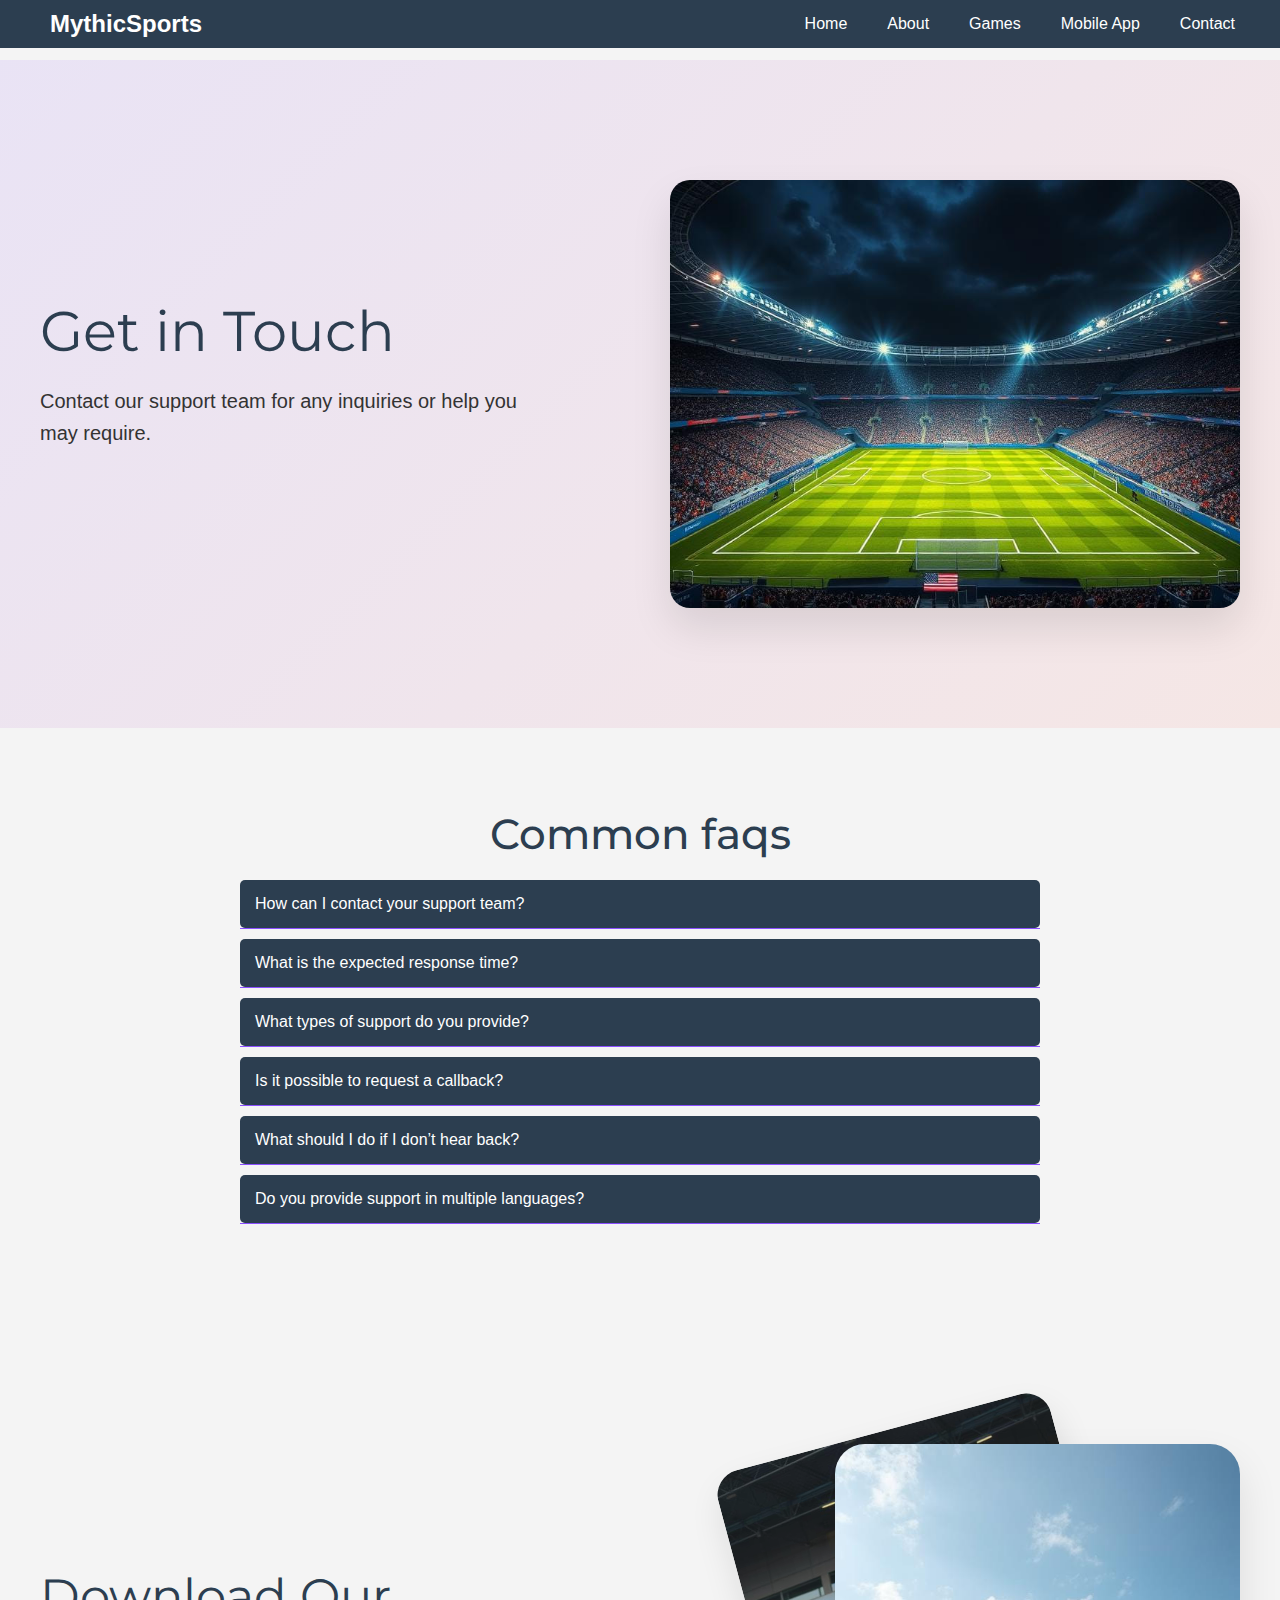
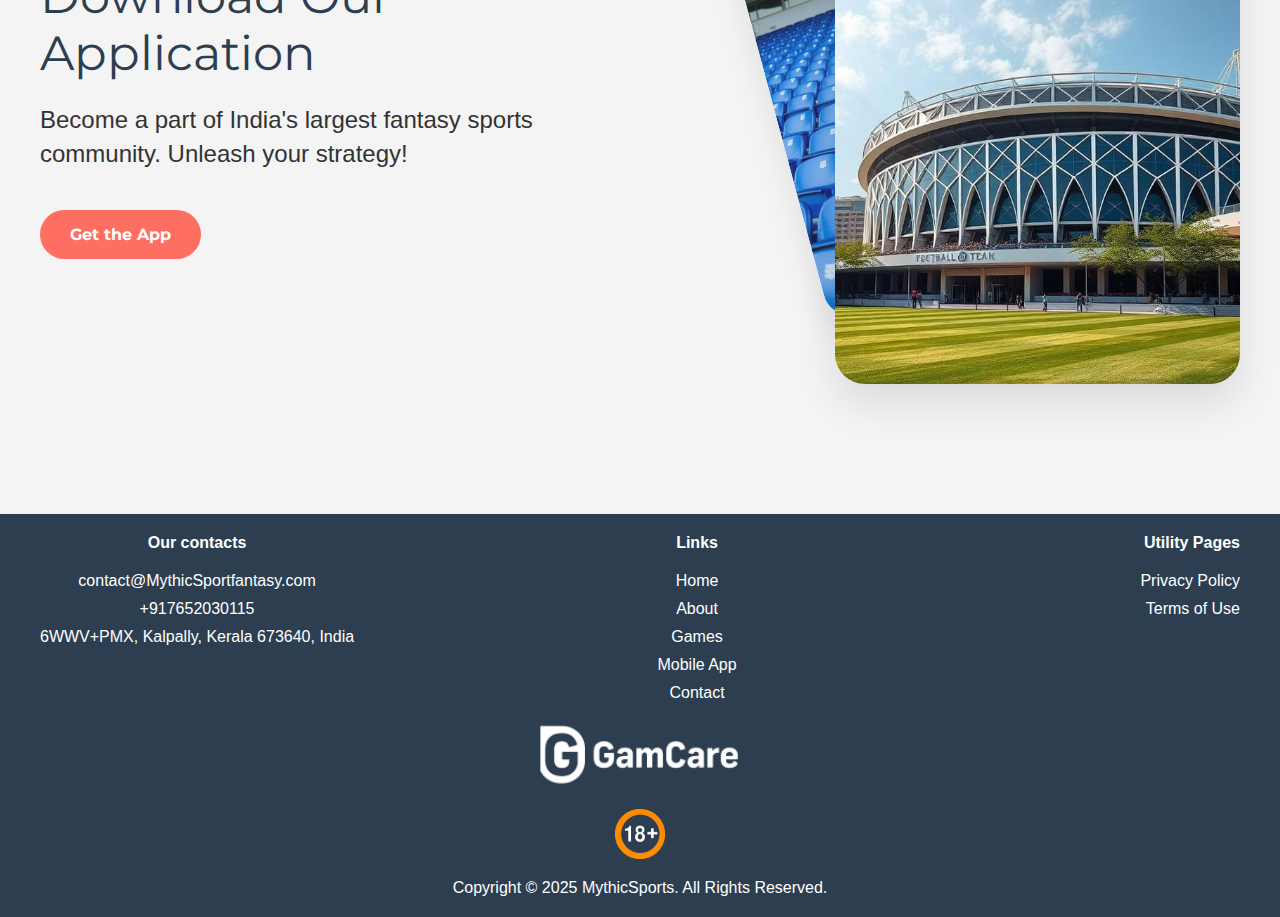
<file: contact.html>
<!DOCTYPE html>
<html lang="en">
    <head>
        <meta charset="UTF-8" />
        <meta name="viewport" content="width=device-width, initial-scale=1.0" />
        <title>Get in Touch | MythicSports Fantasy League</title>
        <meta name="description" content="Reach out to the MythicSports team for assistance, faqs, or feedback. Complete our contact form, and we’ll get back to you promptly.">
        <link rel="stylesheet" href="fonts/Montserrat-VariableFont.ttf" />
        <link rel="icon" href="img/favicon.png" />
        <link rel="stylesheet" href="style.css" />
        <script defer src="script.js"></script>
    </head>

    <body>
        <header class="header">
            <div class="wrapper">
                <div class="header__content">
                    <a href="/" class="header__logo">
                        <div class="header__logo">
                            <p class="header__logo-text">MythicSports</p>
                        </div>
                    </a>

                    <button class="burger" aria-label="Toggle navigation">
                        <span class="burger__line"></span>
                        <span class="burger__line"></span>
                        <span class="burger__line"></span>
                    </button>

                    <nav class="nav">
                        <ul class="nav__list">
                            <li class="nav__item">
                                <a href="/" class="nav__link">Home</a>
                            </li>
                            <li class="nav__item">
                                <a href="about.html" class="nav__link">About</a>
                            </li>
                            <li class="nav__item">
                                <a href="games.html" class="nav__link">Games</a>
                            </li>
                            <li class="nav__item">
                                <a href="app.html" class="nav__link">Mobile App</a>
                            </li>

                            <li class="nav__item">
                                <a href="contact.html" class="nav__link"
                                    >Contact</a
                                >
                            </li>
                        </ul>
                    </nav>
                </div>
            </div>
        </header>

        <main>
            <section class="page-cont1 contact-cont1">
              <div class="wrapper">
                <div class="page-cont1__container">
                  <div class="page-cont1__content" data-aos="fade-right">
                    <h1 class="page-cont1__title">Get in Touch</h1>
                    <p class="page-cont1__subtitle">
                      Contact our support team for any inquiries or help you may require.
                    </p>
                  </div>
                  <div class="page-cont1__image" data-aos="fade-left">
                    <img src="img/contact/contact-1.jpg" alt="Customer support">
                  </div>
                </div>
              </div>
            </section>
      
            <section class="faq-section">
              <div class="wrapper">
                <h2 class="section-heading">Common faqs</h2>
                <div class="faq-accordion">
                  <!-- Question 1 -->
                  <div class="faq-item">
                    <button class="faq-question">
                      How can I contact your support team?
                    </button>
                    <div class="faq-answer">
                      <p>
                        You can connect with us using the contact form available on this page. Just provide your name, message, and any relevant information, and our team will reply to you promptly.
                      </p>
                    </div>
                  </div>
      
                  <!-- Question 2 -->
                  <div class="faq-item">
                    <button class="faq-question">
                      What is the expected response time?
                    </button>
                    <div class="faq-answer">
                      <p>
                        We aim to address all inquiries within 24 to 48 hours. While response times might fluctuate based on the number of requests, we strive to assist you as quickly as we can.
                      </p>
                    </div>
                  </div>
      
                  <!-- Question 3 -->
                  <div class="faq-item">
                    <button class="faq-question">
                      What types of support do you provide?
                    </button>
                    <div class="faq-answer">
                      <p>
                        Our team offers help with general inquiries, account-related queries, technical issues, and feedback. If you have a specific concern, please include comprehensive details in your message.
                      </p>
                    </div>
                  </div>
      
                  <!-- Question 4 -->
                  <div class="faq-item">
                    <button class="faq-question">Is it possible to request a callback?</button>
                    <div class="faq-answer">
                      <p>
                        Currently, we manage all communications through email and our contact form. If necessary, our support team may arrange a follow-up discussion to better assist you.
                      </p>
                    </div>
                  </div>
      
                  <!-- Question 5 -->
                  <div class="faq-item">
                    <button class="faq-question">
                      What should I do if I don’t hear back?
                    </button>
                    <div class="faq-answer">
                      <p>
                        If you do not get a response within the expected time, please check your spam folder. You can also resend your message or try alternative contact methods if available.
                      </p>
                    </div>
                  </div>
      
                  <!-- Question 6 -->
                  <div class="faq-item">
                    <button class="faq-question">
                      Do you provide support in multiple languages?
                    </button>
                    <div class="faq-answer">
                      <p>
                        Yes, we strive to assist users in various languages. Our primary communication is in English, but we make an effort to accommodate different language preferences whenever feasible.
                      </p>
                    </div>
                  </div>
                </div>
              </div>
            </section>
      
            <section class="app-download">
              <div class="wrapper">
                <div class="app-download__container">
                  <div class="app-download__content" data-aos="fade-right">
                    <h2 class="app-download__title">Download Our Application</h2>
                    <p class="app-download__subtitle">
                      Become a part of India's largest fantasy sports community. Unleash your strategy!
                    </p>
                    <div class="app-download__buttons">
                      <a href="contact.html" class="mains-button primary">Get the App</a>
                    </div>
                  </div>
      
                  <div class="app-download__images" data-aos="fade-left">
                    <div class="image-container">
                      <img src="img/contact/contact-2.jpg" alt="App Screenshot" class="app-image app-image--main">
                      <img src="img/contact/contact-3.jpg" alt="App Screenshot" class="app-image app-image--floating">
                    </div>
                  </div>
                </div>
              </div>
            </section>
      </main>
        
        <footer class="footer">
            <div class="wrapper">
                <div class="footer__content">
                    <div class="footer__down">
                        <div class="footer__title">Our contacts</div>
                        <a
                            href="mailto:contact@mythicsportfantasy.com"
                            class="footer__element"
                            >contact@MythicSportfantasy.com</a
                        >
                        <a href="tel:+917652030115" class="footer__element"
                            >+917652030115</a
                        >
                        <a
                            href="https://maps.app.goo.gl/EjAuxgMyTCNZgXUcA"
                            target="_blank"
                            class="footer__element"
                            >6WWV+PMX, Kalpally, Kerala 673640, India</a
                        >
                    </div>

                    <div class="footer__down" style="align-items: center">
                        <div class="footer__title">Links</div>
                        <a href="/" class="footer__element">Home</a>
                        <a href="about.html" class="footer__element">About</a>
                        <a href="games.html" class="footer__element">Games</a>
                        <a href="app.html" class="footer__element">Mobile App</a>

                        <a href="contact.html" class="footer__element">Contact</a>
                    </div>
                    <div class="footer__down" style="align-items: end">
                        <div class="footer__title">Utility Pages</div>
                        <a href="privacy-policy.html" class="footer__element"
                            >Privacy Policy</a
                        >
                        <a href="terms-conditions.html" class="footer__element"
                            >Terms of Use</a
                        >
                    </div>
                </div>
                <div class="footer__links">
                    <a href="https://www.gamcare.org" target="_blank"
                        ><img
                            src="img//ga-care2.png"
                            alt="begamble"
                            class="footer__begamble"
                    /></a>
                    <img src="img/18.png" alt="18+" class="footer__age" />
                </div>
                <div class="footer__copy">
                    Copyright © 2025 MythicSports. All Rights Reserved.
                </div>
            </div>
        </footer>
    </body>
</html>
</file>
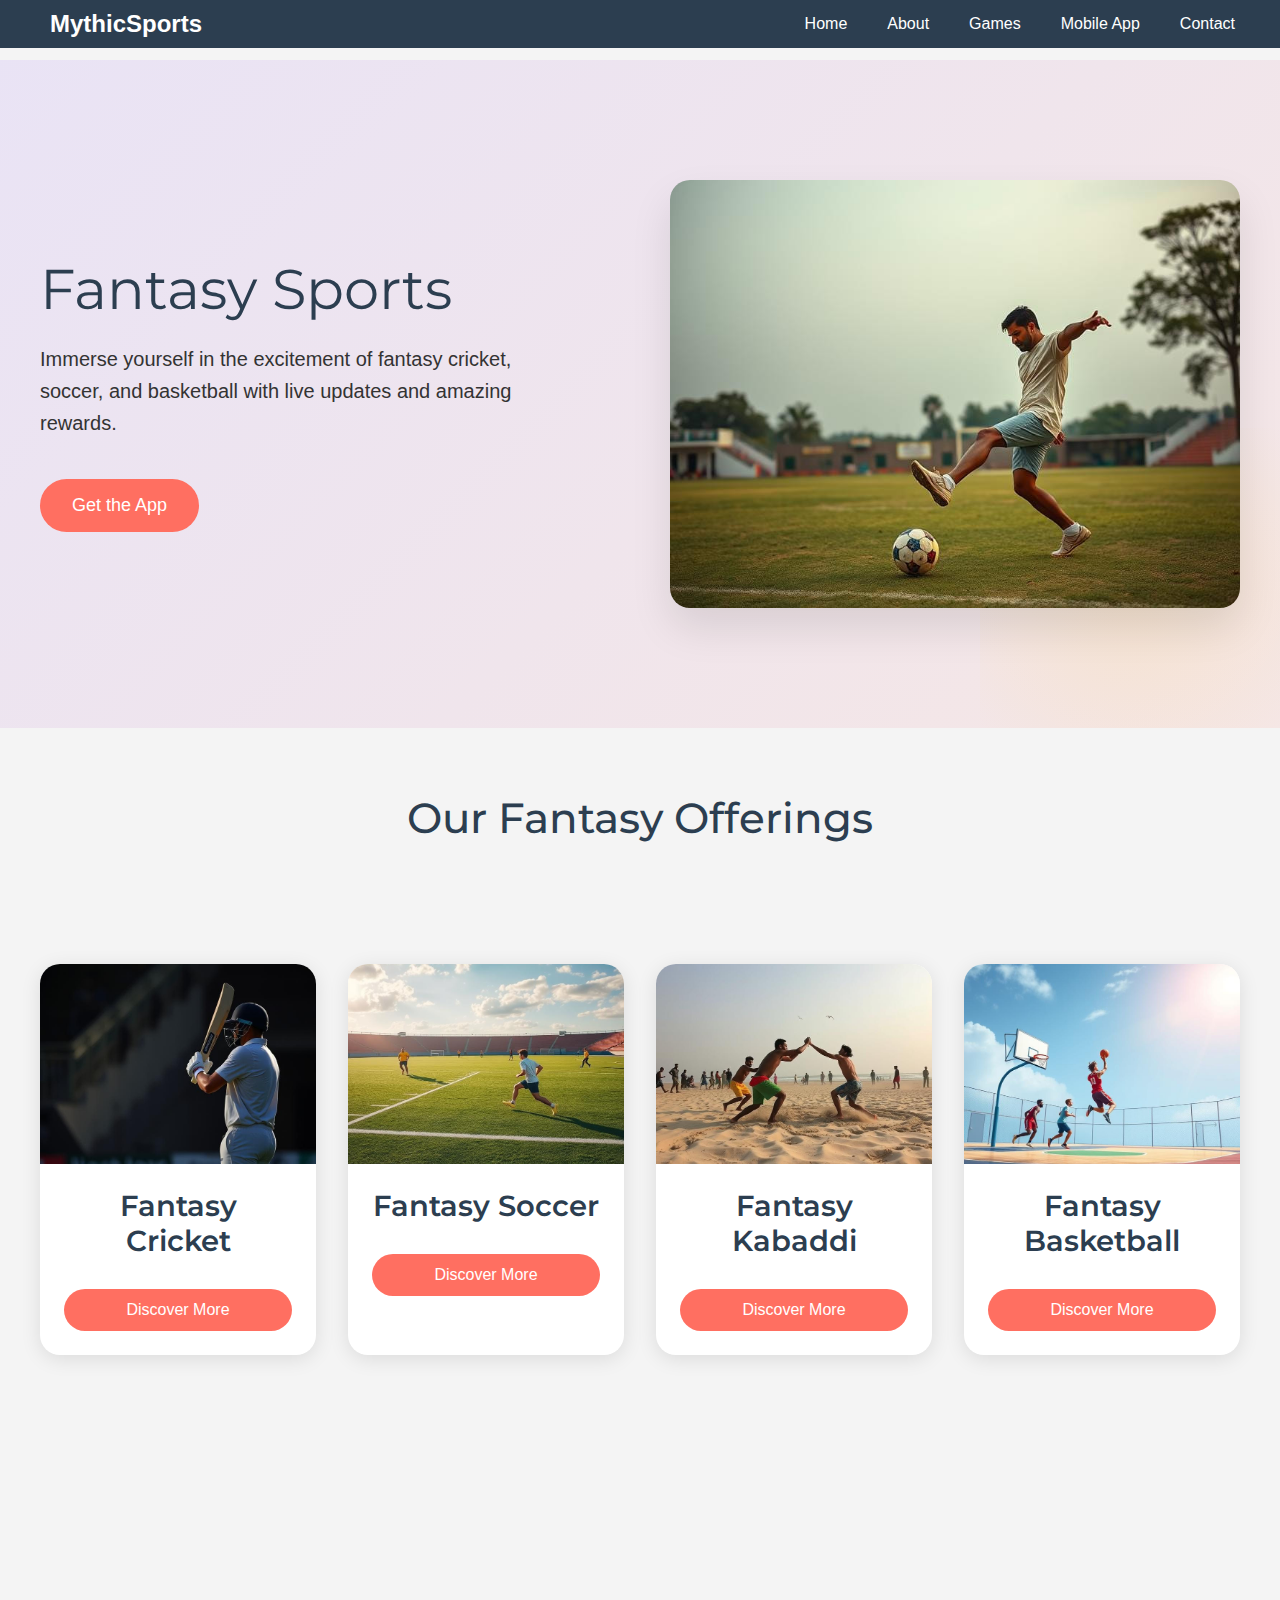
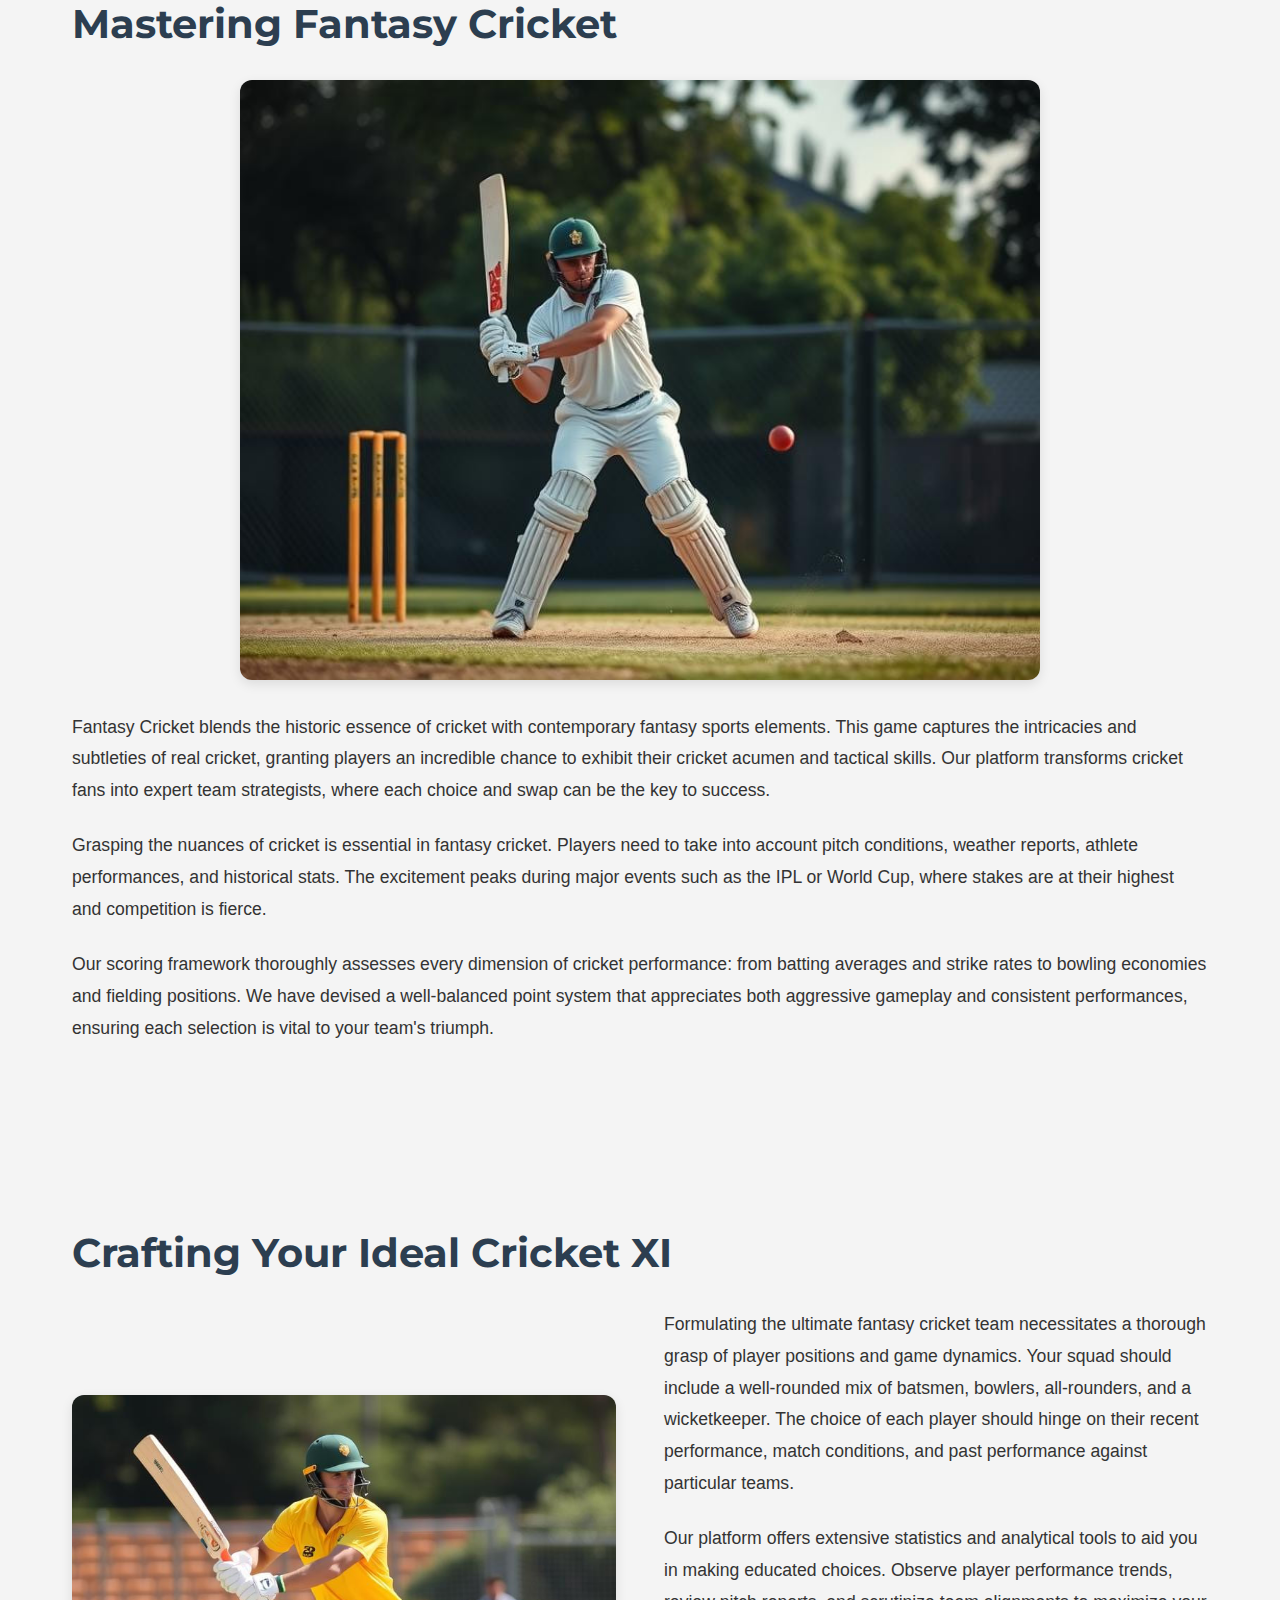
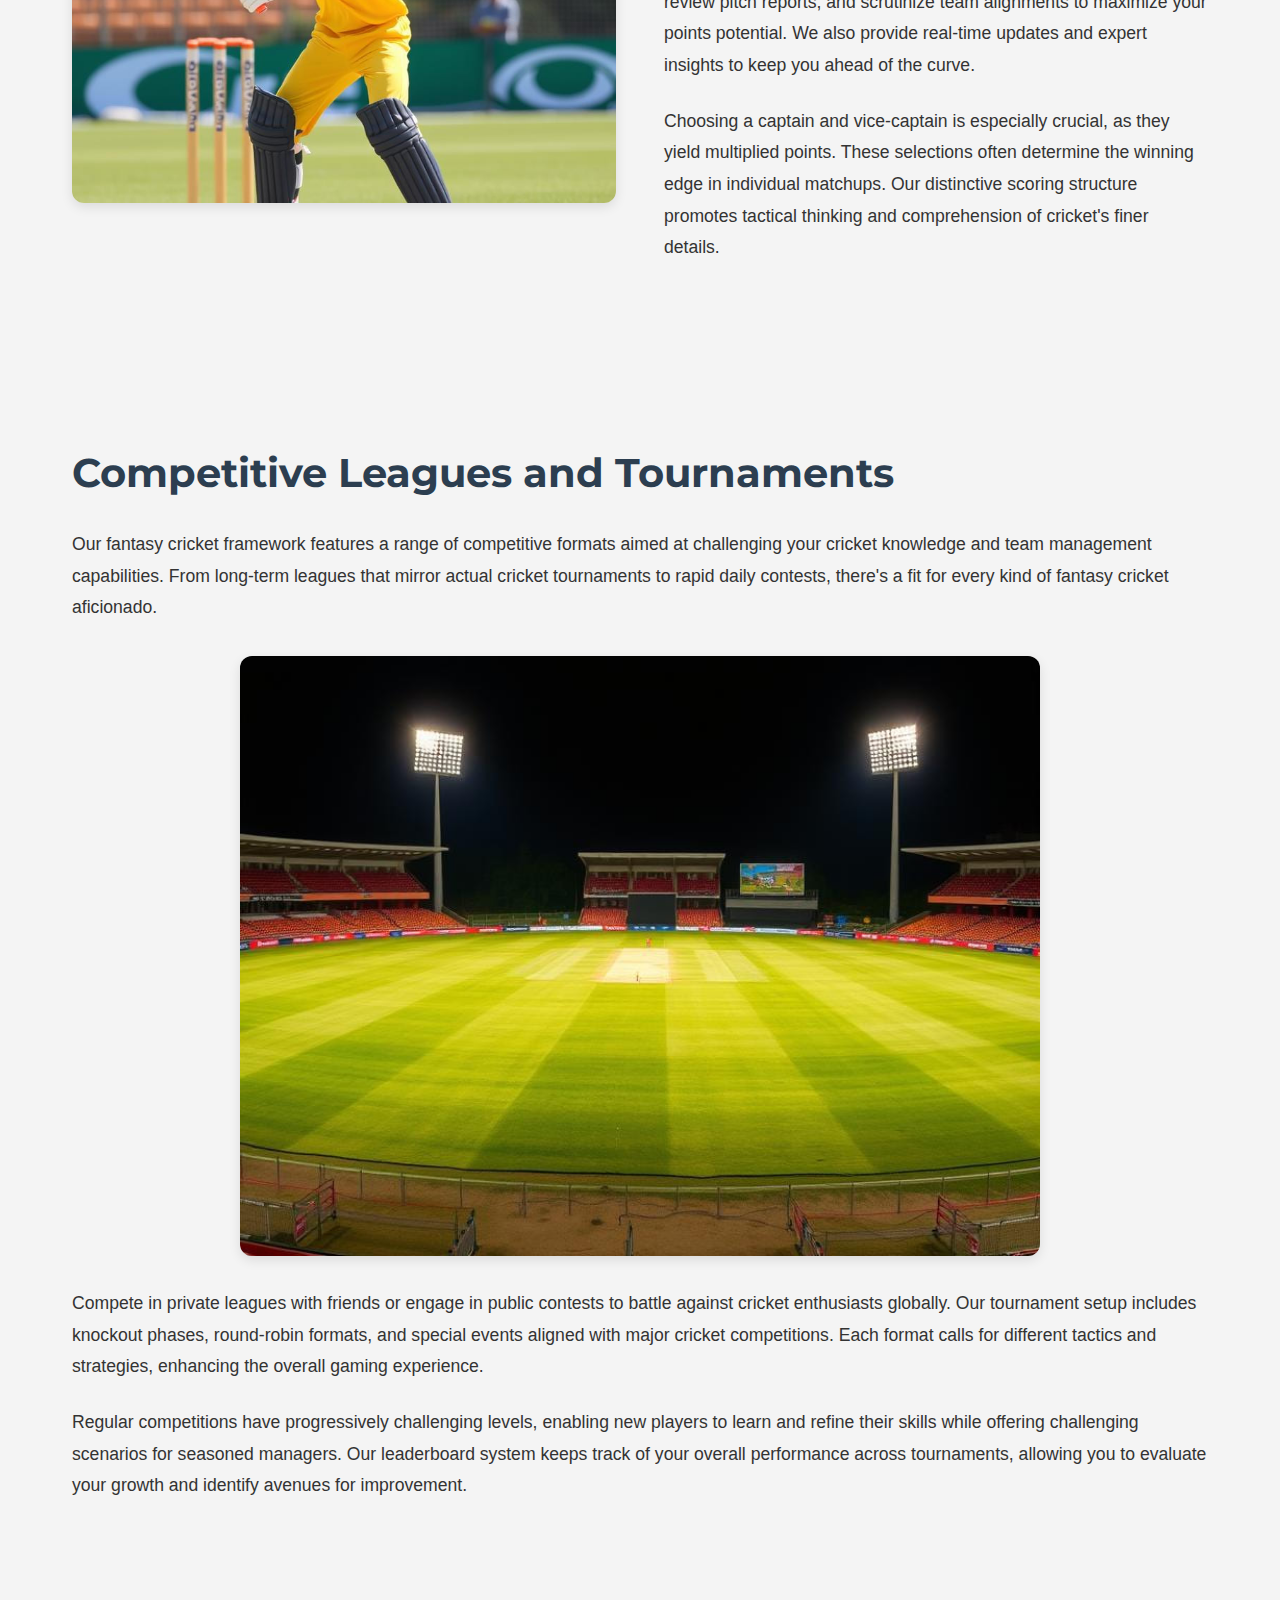
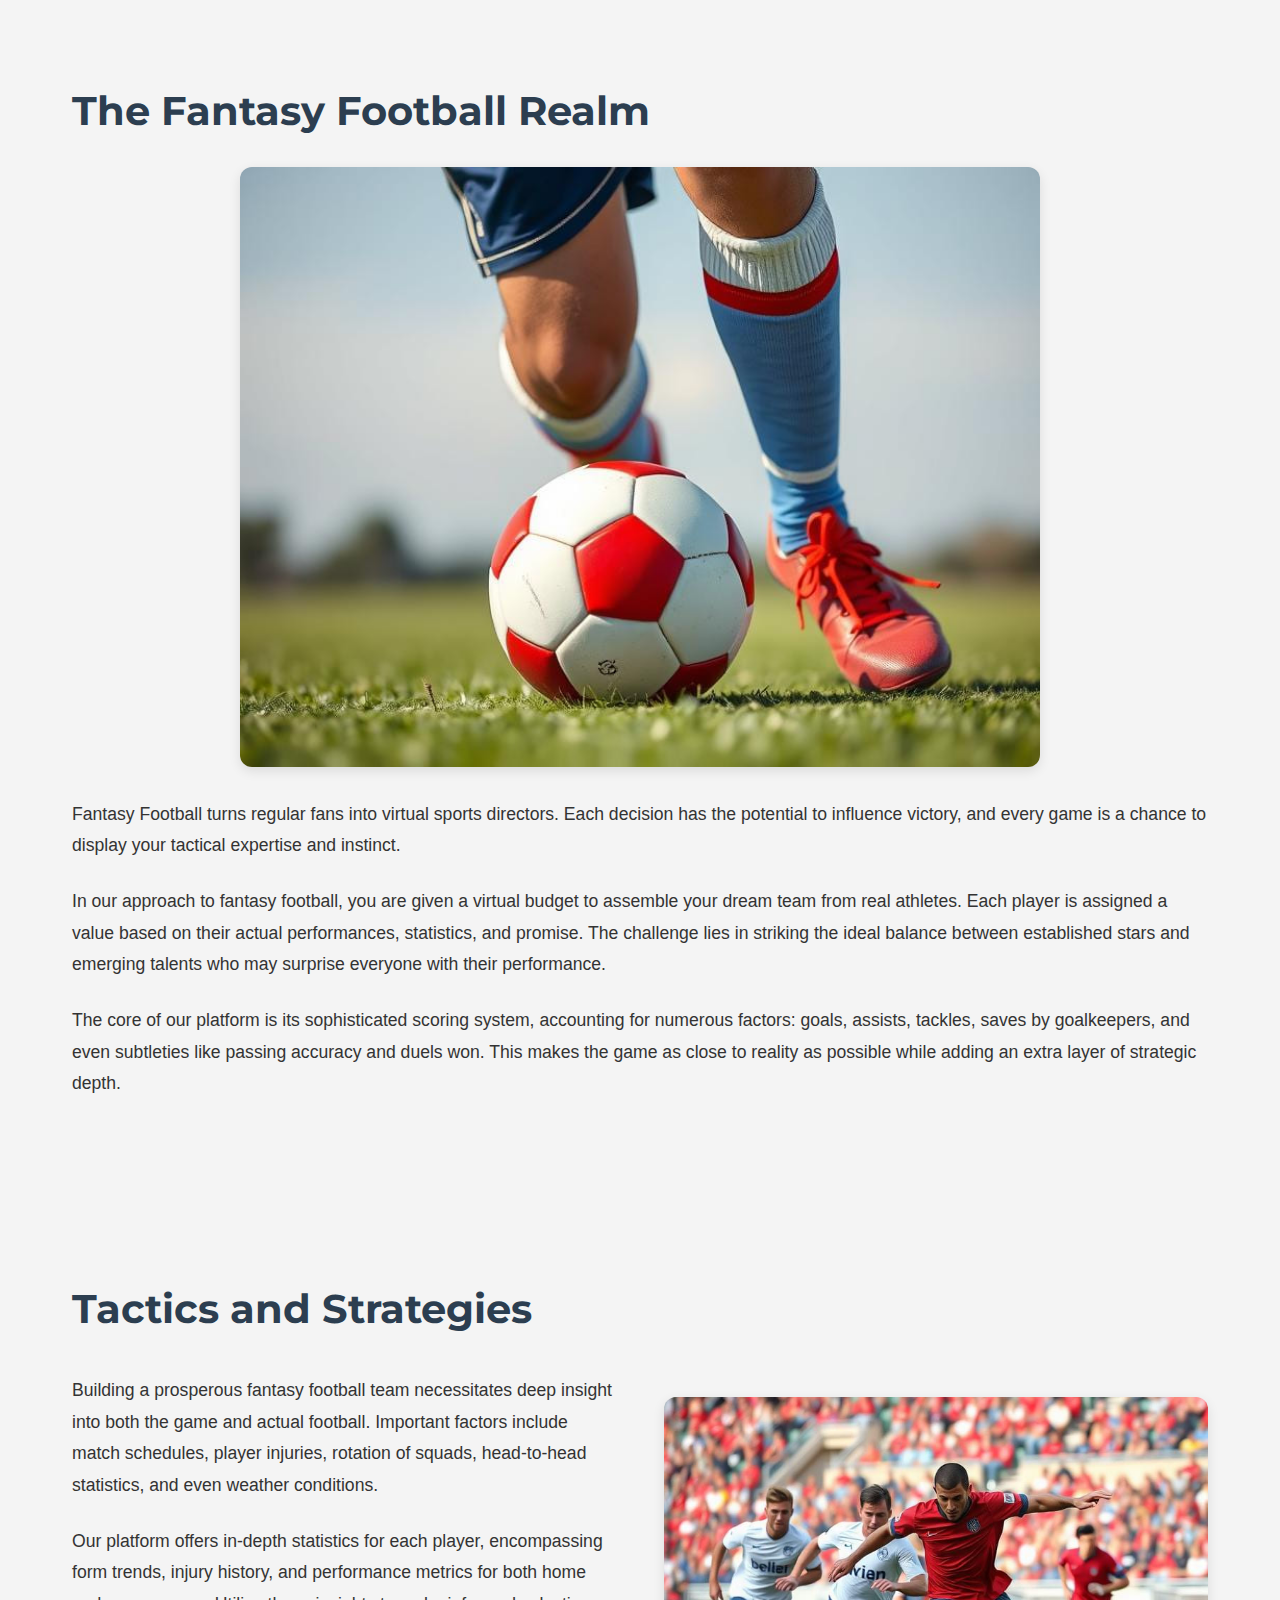
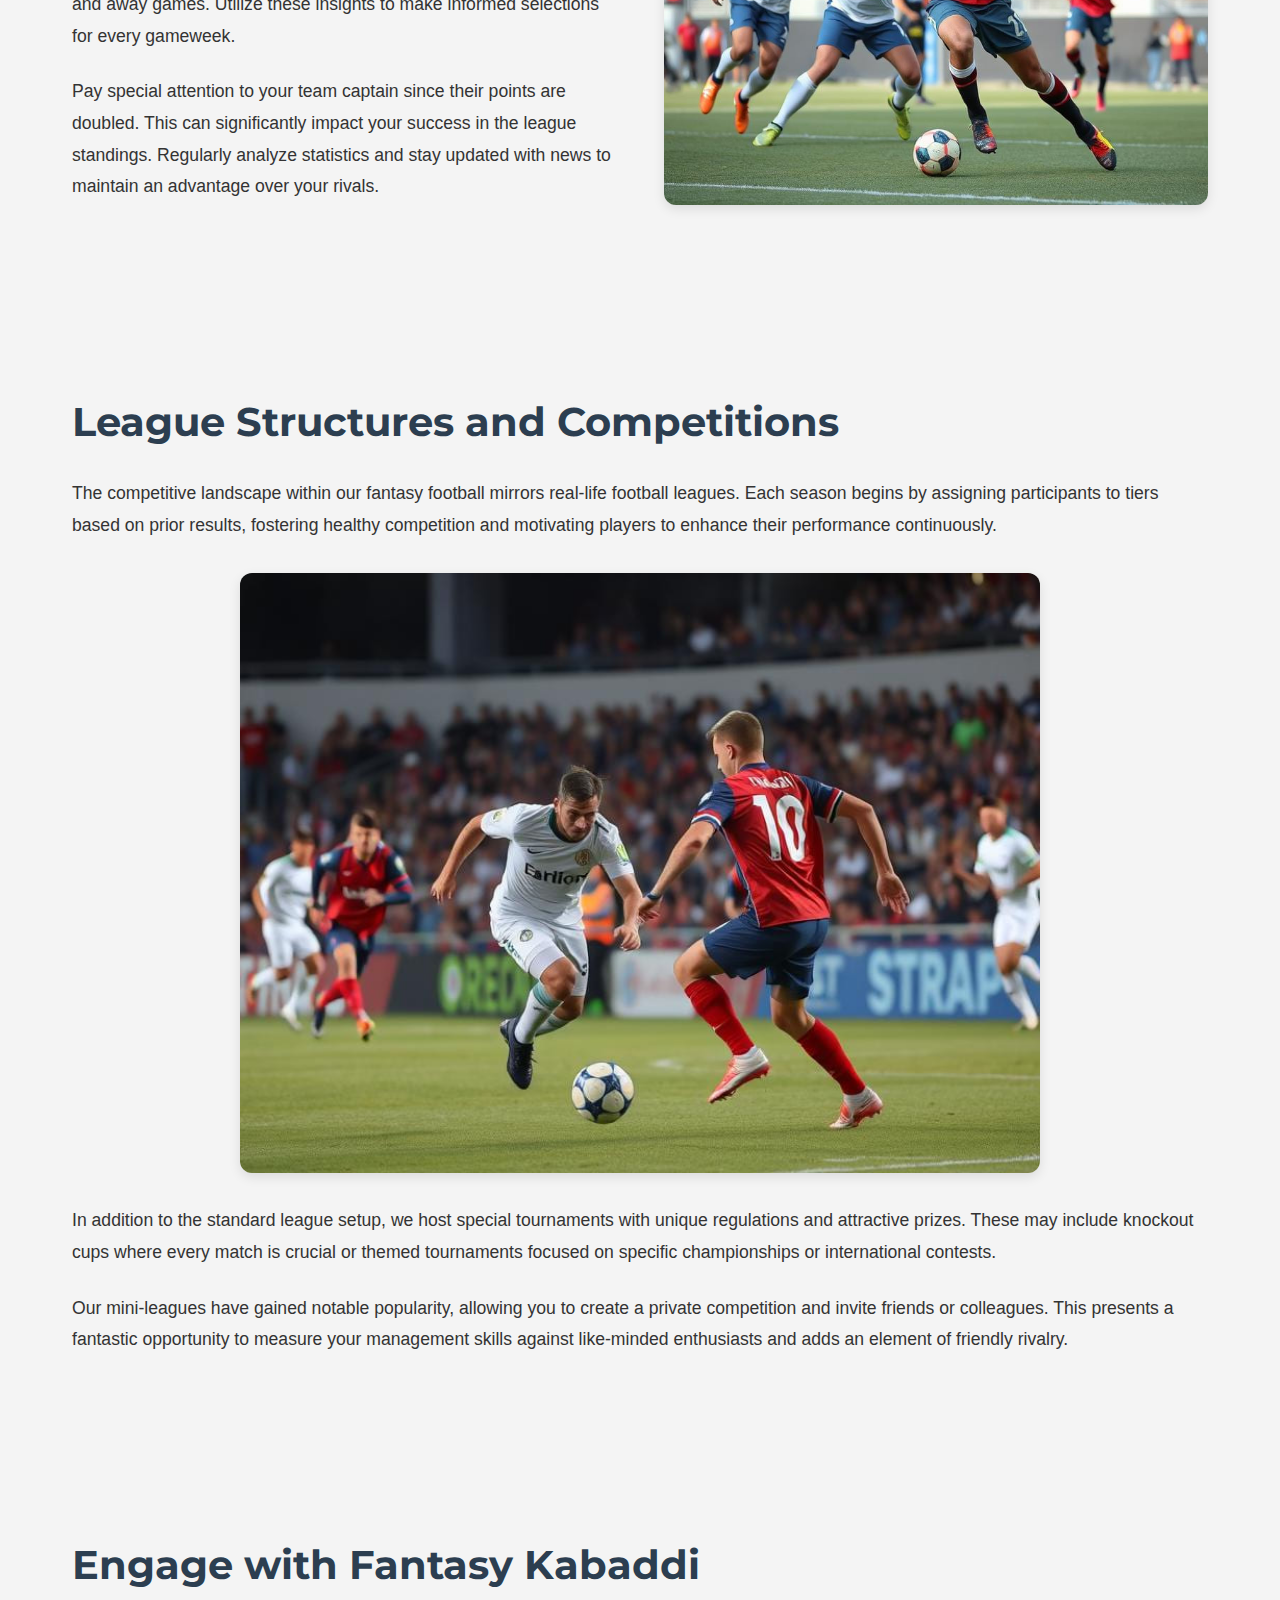
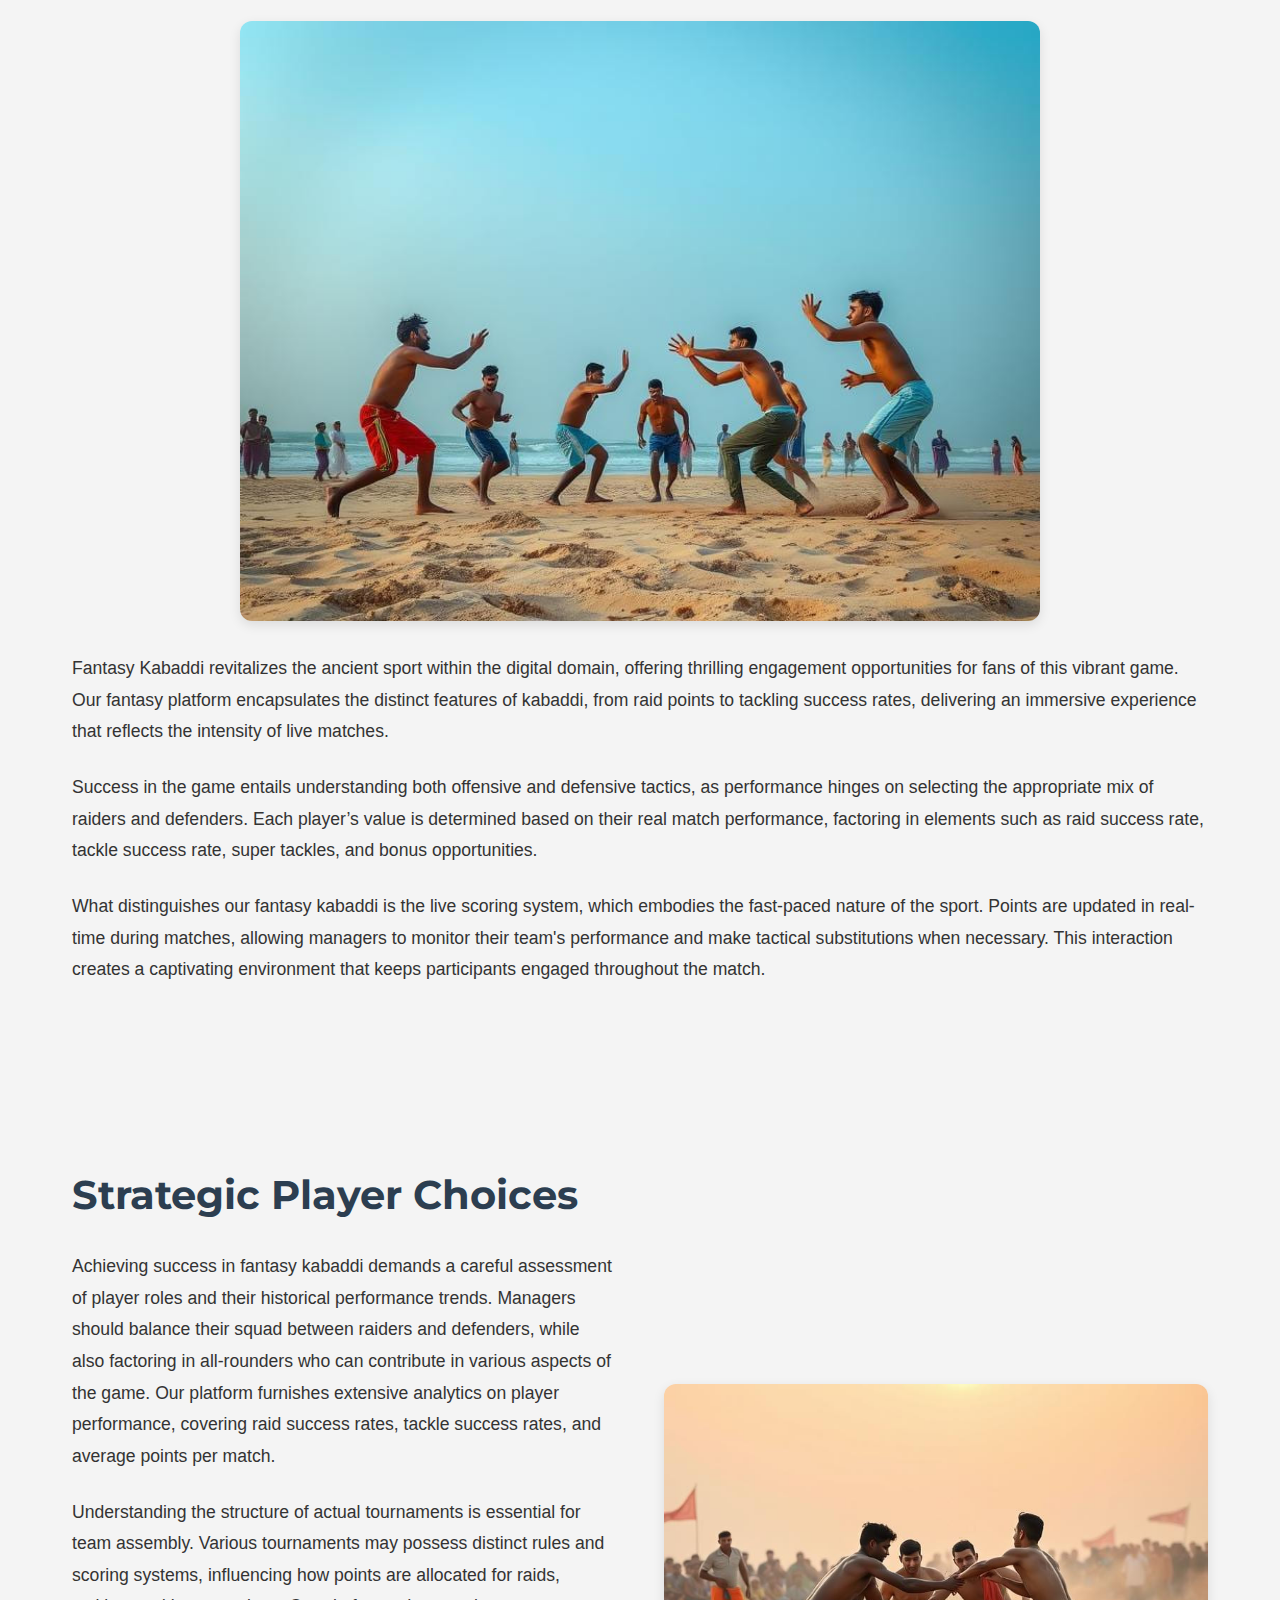
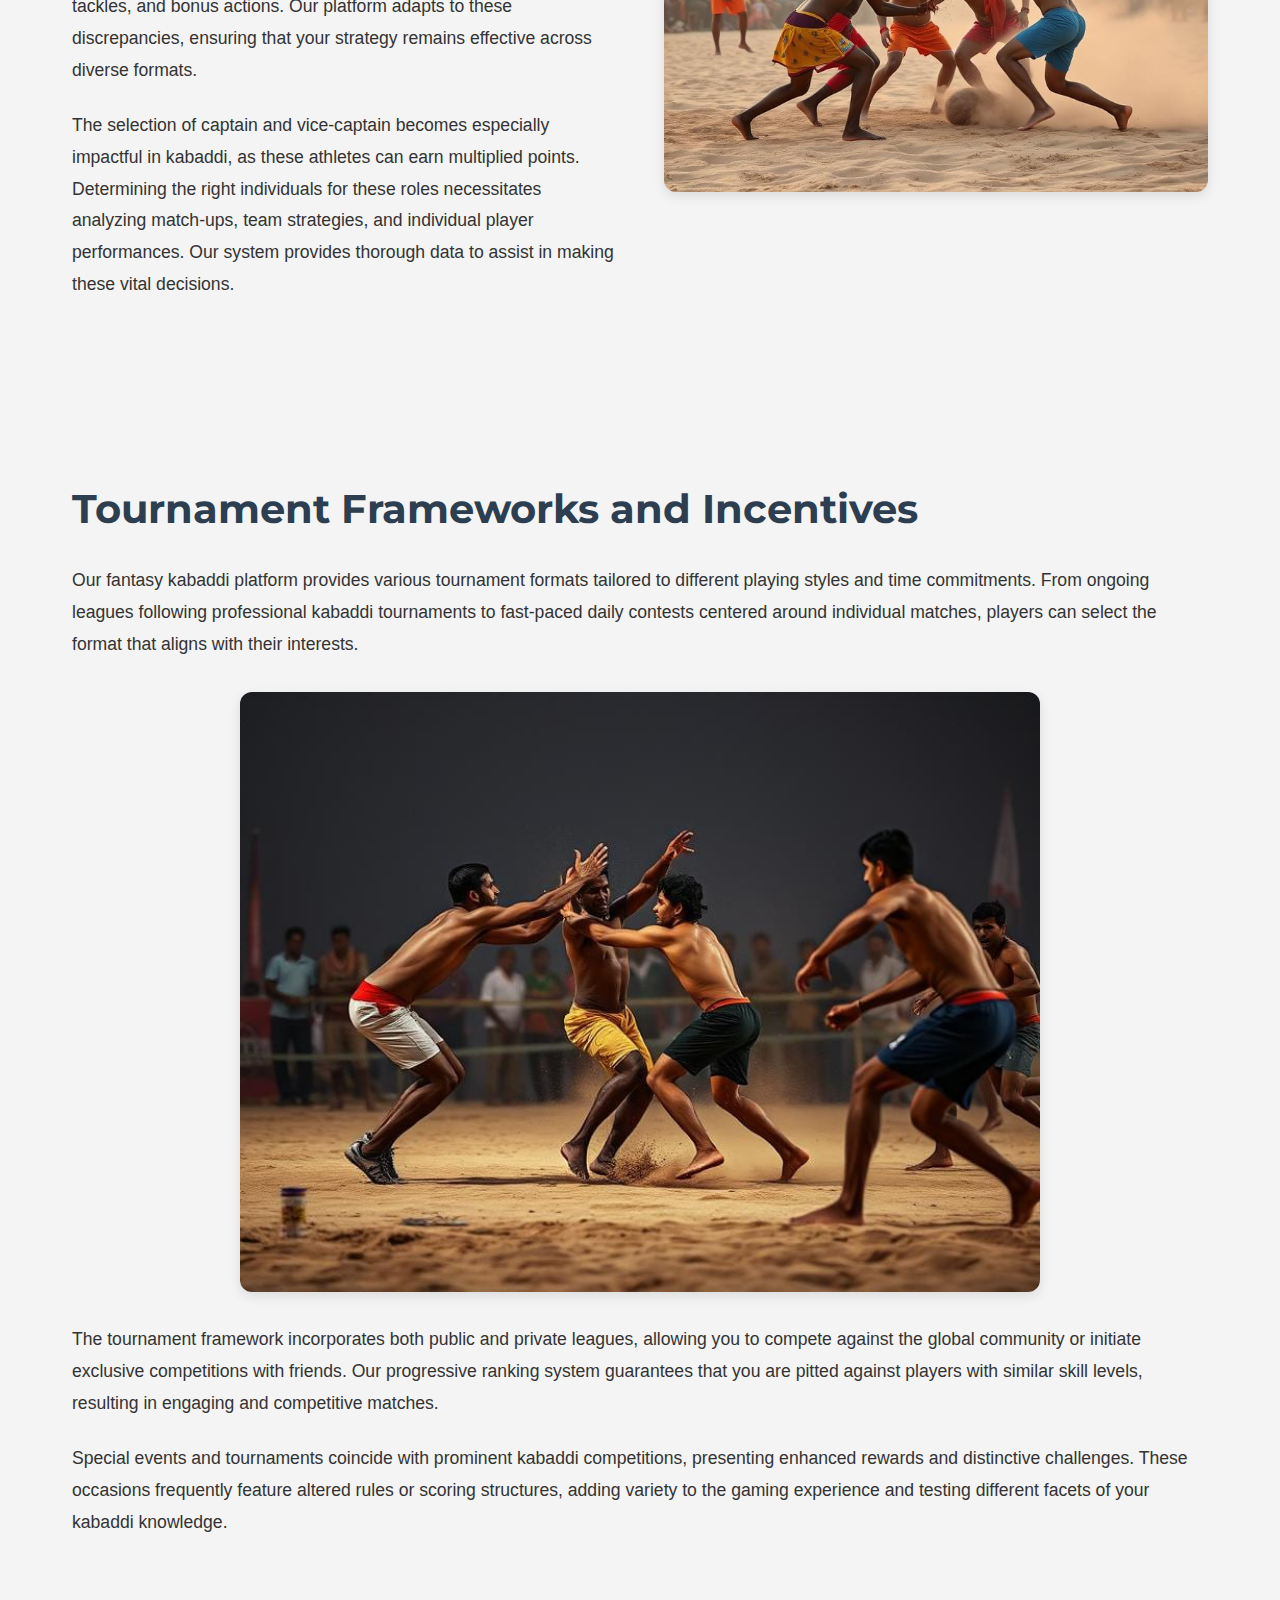
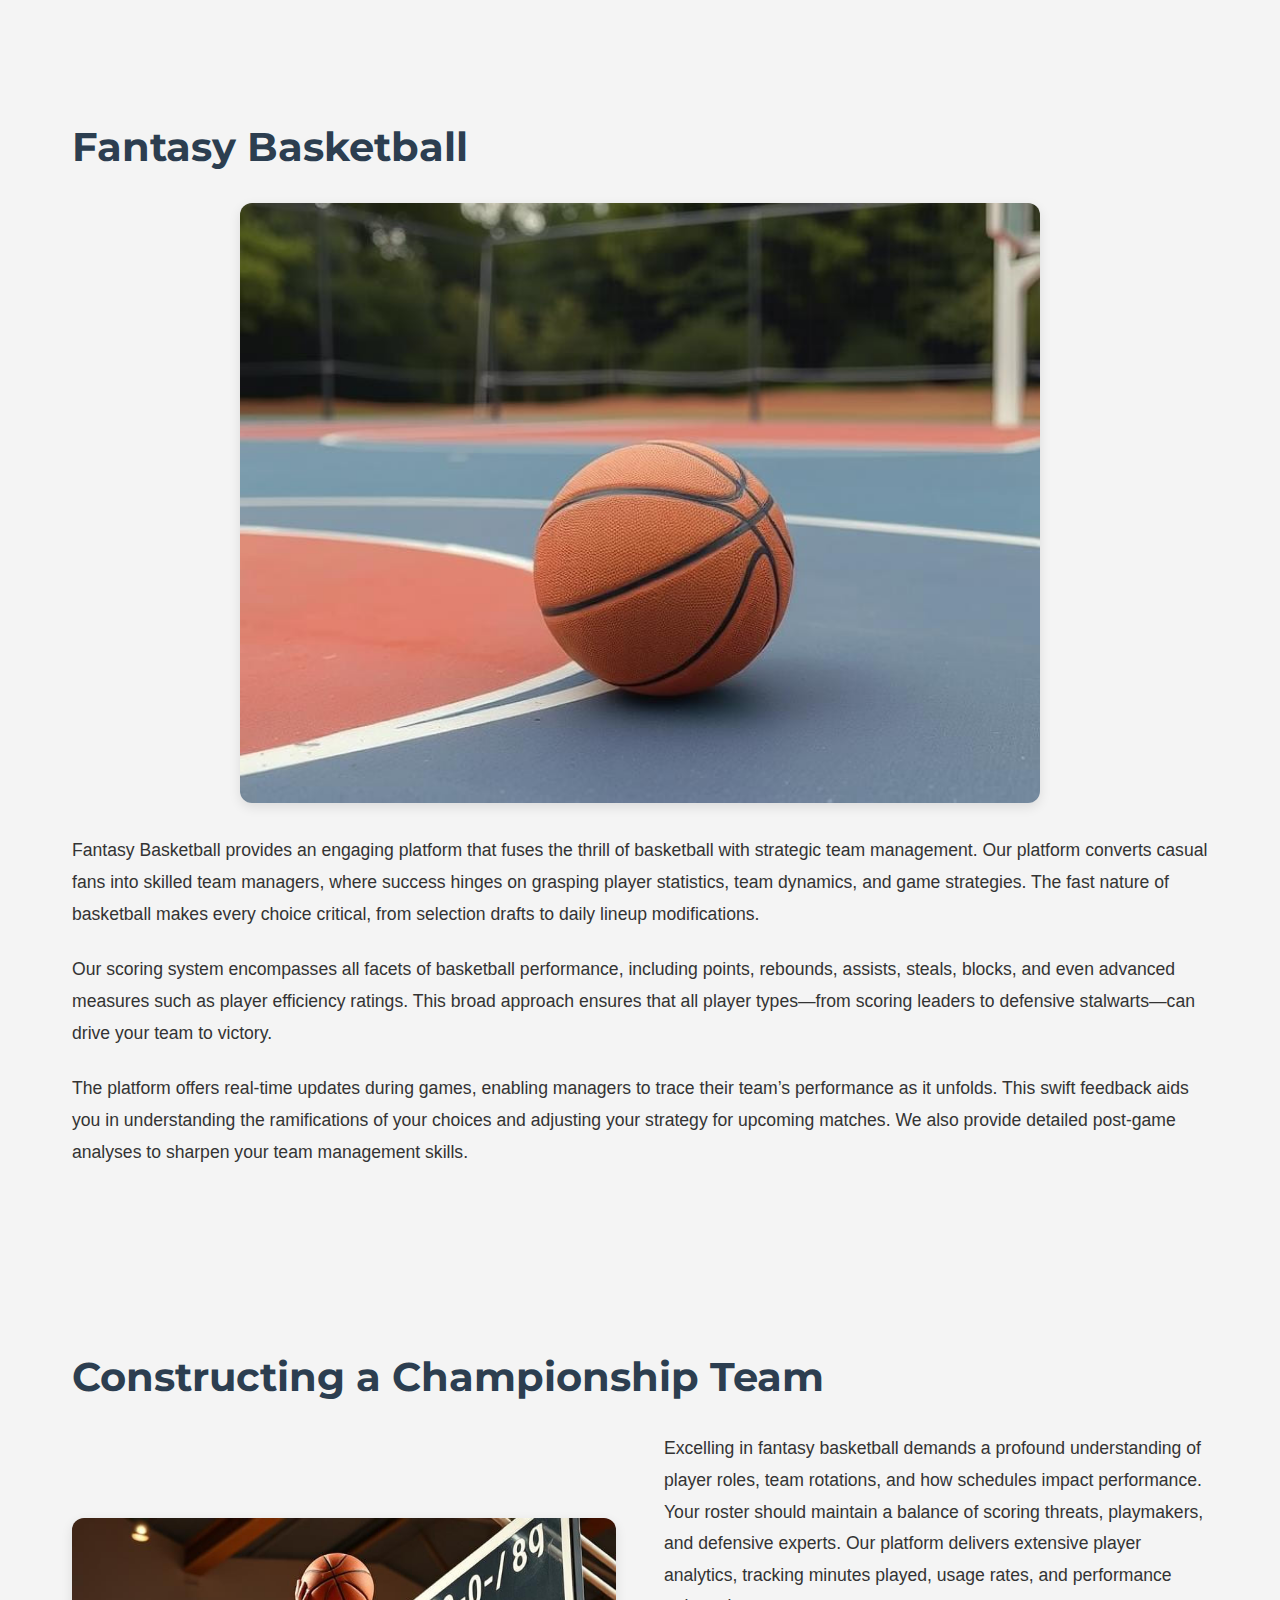
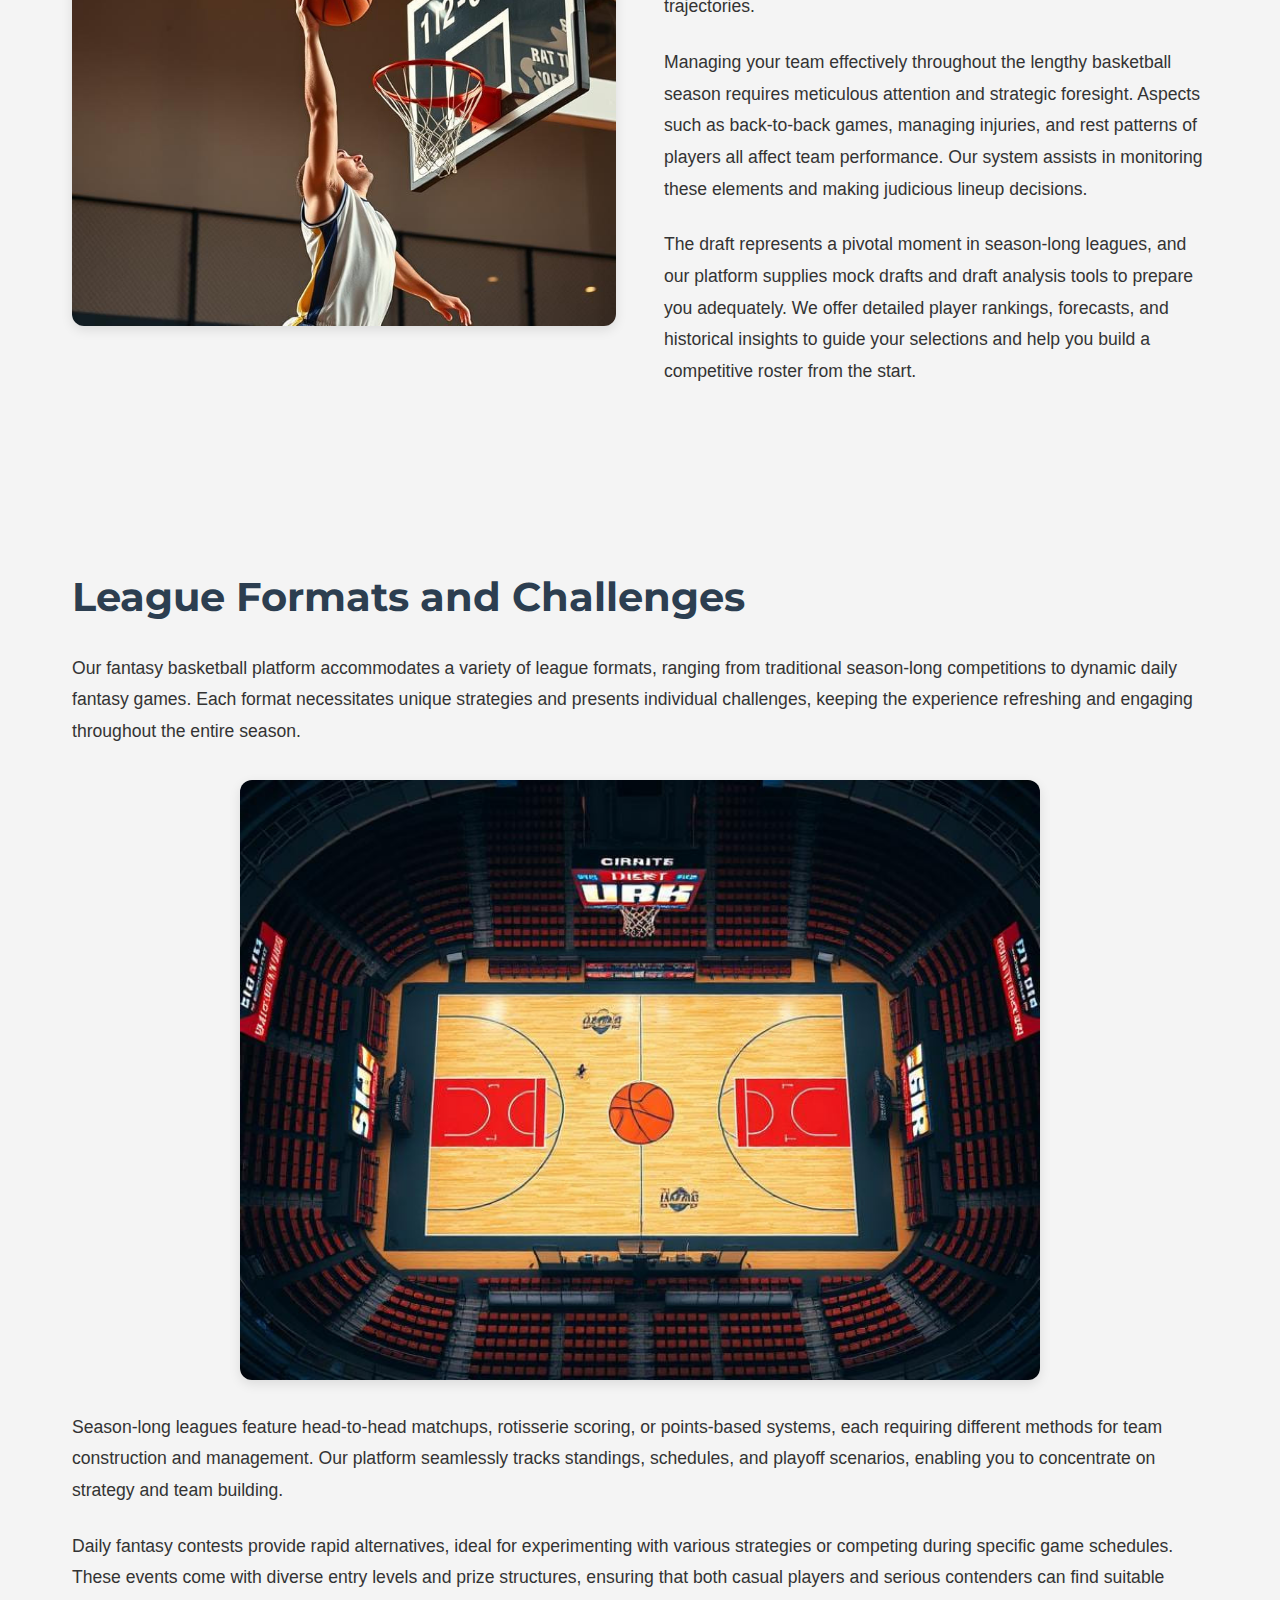
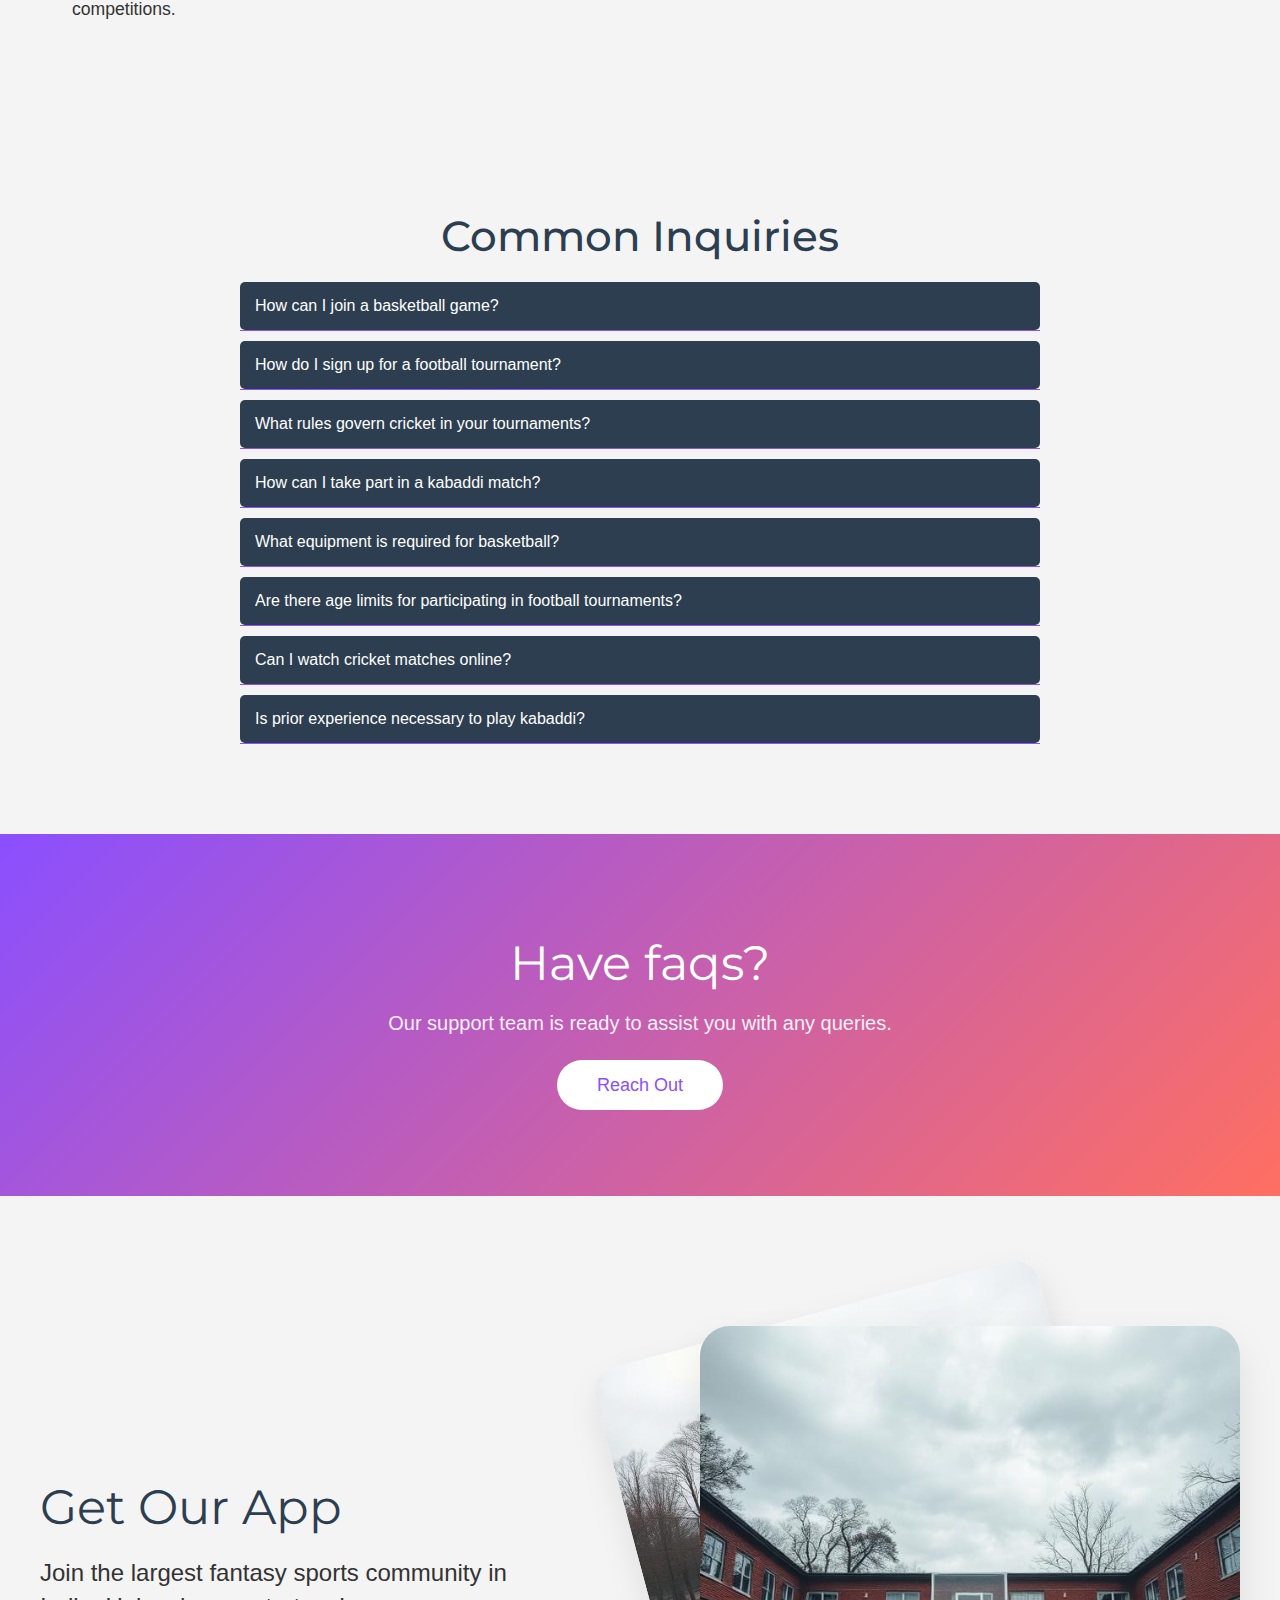
<file: games.html>
<!DOCTYPE html>
<html lang="en">
    <head>
        <meta charset="UTF-8" />
        <meta name="viewport" content="width=device-width, initial-scale=1.0" />
        <title>Fantasy Sports | MythicSports</title>
        <meta name="description" content="Dive into the thrilling world of fantasy sports on MythicSports. Assemble your ideal team and engage in contests for cricket, football, and basketball.">
        <link rel="stylesheet" href="fonts/Montserrat-VariableFont.ttf" />
        <link rel="icon" href="img/favicon.png" />
        <link rel="stylesheet" href="style.css" />
        <script defer src="script.js"></script>
    </head>

    <body>
        <header class="header">
            <div class="wrapper">
                <div class="header__content">
                    <a href="/" class="header__logo">
                        <div class="header__logo">
                            <p class="header__logo-text">MythicSports</p>
                        </div>
                    </a>

                    <button class="burger" aria-label="Toggle navigation">
                        <span class="burger__line"></span>
                        <span class="burger__line"></span>
                        <span class="burger__line"></span>
                    </button>

                    <nav class="nav">
                        <ul class="nav__list">
                            <li class="nav__item">
                                <a href="/" class="nav__link">Home</a>
                            </li>
                            <li class="nav__item">
                                <a href="about.html" class="nav__link">About</a>
                            </li>
                            <li class="nav__item">
                                <a href="games.html" class="nav__link">Games</a>
                            </li>
                            <li class="nav__item">
                                <a href="app.html" class="nav__link">Mobile App</a>
                            </li>

                            <li class="nav__item">
                                <a href="contact.html" class="nav__link"
                                    >Contact</a
                                >
                            </li>
                        </ul>
                    </nav>
                </div>
            </div>
        </header>

        <main>
            <section class="page-cont1 fantasy-cont1">
              <div class="wrapper">
                <div class="page-cont1__container">
                  <div class="page-cont1__content" data-aos="fade-right">
                    <h1 class="page-cont1__title">Fantasy Sports</h1>
                    <p class="page-cont1__subtitle">
                      Immerse yourself in the excitement of fantasy cricket, soccer, and
                      basketball with live updates and amazing rewards.
                    </p>
                    <a href="contact.html" class="hero-button">Get the App</a>
                  </div>
                  <div class="page-cont1__image" data-aos="fade-left">
                    <img src="img/games/game-1.jpg" alt="Fantasy sports gaming">
                  </div>
                </div>
              </div>
            </section>
      
            <section class="Fantasy-container">
              <h2 class="section-title">Our Fantasy Offerings</h2>
      
              <div class="Fantasy-section">
                <div class="game-block">
                  <img src="img/games/game-2.jpg" alt="Cricket">
                  <div class="game-block-content">
                    <h3 class="game-title">Fantasy Cricket</h3>
                    <a href="#cricket" class="learn-more-btn">Discover More</a>
                  </div>
                </div>
      
                <div class="game-block">
                  <img src="img/games/game-3.jpg" alt="Football">
                  <div class="game-block-content">
                    <h3 class="game-title">Fantasy Soccer</h3>
                    <a href="#football" class="learn-more-btn">Discover More</a>
                  </div>
                </div>
      
                <div class="game-block">
                  <img src="img/games/game-4.jpg" alt="Kabaddi">
                  <div class="game-block-content">
                    <h3 class="game-title">Fantasy Kabaddi</h3>
                    <a href="#kabaddi" class="learn-more-btn">Discover More</a>
                  </div>
                </div>
      
                <div class="game-block">
                  <img src="img/games/game-5.jpg" alt="Basketball">
                  <div class="game-block-content">
                    <h3 class="game-title">Fantasy Basketball</h3>
                    <a href="#basketball" class="learn-more-btn">Discover More</a>
                  </div>
                </div>
              </div>
            </section>
      
            <section class="Game-Content" id="cricket">
              <h2 class="section-header">Mastering Fantasy Cricket</h2>
              <div class="image-wrapper">
                <img src="img/games/game-6.jpg" alt="Fantasy Cricket Overview" class="section-image">
              </div>
              <p class="section-text">
                Fantasy Cricket blends the historic essence of cricket with contemporary
                fantasy sports elements. This game captures the intricacies and subtleties
                of real cricket, granting players an incredible chance to exhibit their
                cricket acumen and tactical skills. Our platform transforms cricket fans 
                into expert team strategists, where each choice and swap can be the key to
                success.
              </p>
              <p class="section-text">
                Grasping the nuances of cricket is essential in fantasy cricket. Players 
                need to take into account pitch conditions, weather reports, athlete 
                performances, and historical stats. The excitement peaks during major 
                events such as the IPL or World Cup, where stakes are at their highest 
                and competition is fierce.
              </p>
              <p class="section-text">
                Our scoring framework thoroughly assesses every dimension of cricket 
                performance: from batting averages and strike rates to bowling economies 
                and fielding positions. We have devised a well-balanced point system 
                that appreciates both aggressive gameplay and consistent performances, 
                ensuring each selection is vital to your team's triumph.
              </p>
            </section>
      
            <section class="Game-Content">
              <h2 class="section-header">Crafting Your Ideal Cricket XI</h2>
              <div class="next-column">
                <div class="image-wrapper">
                  <img src="img/games/game-7.jpg" alt="Dream Cricket Team" class="section-image">
                </div>
                <div>
                  <p class="section-text">
                    Formulating the ultimate fantasy cricket team necessitates a thorough 
                    grasp of player positions and game dynamics. Your squad should include 
                    a well-rounded mix of batsmen, bowlers, all-rounders, and a wicketkeeper. 
                    The choice of each player should hinge on their recent performance, 
                    match conditions, and past performance against particular teams.
                  </p>
                  <p class="section-text">
                    Our platform offers extensive statistics and analytical tools to aid 
                    you in making educated choices. Observe player performance trends, review 
                    pitch reports, and scrutinize team alignments to maximize your points 
                    potential. We also provide real-time updates and expert insights to keep 
                    you ahead of the curve.
                  </p>
                  <p class="section-text">
                    Choosing a captain and vice-captain is especially crucial, as they 
                    yield multiplied points. These selections often determine the winning 
                    edge in individual matchups. Our distinctive scoring structure promotes 
                    tactical thinking and comprehension of cricket's finer details.
                  </p>
                </div>
              </div>
            </section>
      
            <section class="Game-Content">
              <h2 class="section-header">Competitive Leagues and Tournaments</h2>
              <p class="section-text">
                Our fantasy cricket framework features a range of competitive formats aimed 
                at challenging your cricket knowledge and team management capabilities. 
                From long-term leagues that mirror actual cricket tournaments to rapid daily 
                contests, there's a fit for every kind of fantasy cricket aficionado.
              </p>
              <div class="image-wrapper">
                <img src="img/games/game-8.jpg" alt="Cricket Tournaments" class="section-image">
              </div>
              <p class="section-text">
                Compete in private leagues with friends or engage in public contests to 
                battle against cricket enthusiasts globally. Our tournament setup includes 
                knockout phases, round-robin formats, and special events aligned with major 
                cricket competitions. Each format calls for different tactics and strategies, 
                enhancing the overall gaming experience.
              </p>
              <p class="section-text">
                Regular competitions have progressively challenging levels, enabling new 
                players to learn and refine their skills while offering challenging scenarios 
                for seasoned managers. Our leaderboard system keeps track of your overall 
                performance across tournaments, allowing you to evaluate your growth and 
                identify avenues for improvement.
              </p>
            </section>
      
            <section class="Game-Content" id="football">
              <h2 class="section-header">The Fantasy Football Realm</h2>
              <div class="image-wrapper">
                <img src="img/games/game-9.jpg" alt="Fantasy Football Overview" class="section-image">
              </div>
              <p class="section-text">
                Fantasy Football turns regular fans into virtual sports directors. Each 
                decision has the potential to influence victory, and every game is a chance 
                to display your tactical expertise and instinct.
              </p>
              <p class="section-text">
                In our approach to fantasy football, you are given a virtual budget to 
                assemble your dream team from real athletes. Each player is assigned a 
                value based on their actual performances, statistics, and promise. The 
                challenge lies in striking the ideal balance between established stars and 
                emerging talents who may surprise everyone with their performance.
              </p>
              <p class="section-text">
                The core of our platform is its sophisticated scoring system, accounting 
                for numerous factors: goals, assists, tackles, saves by goalkeepers, and 
                even subtleties like passing accuracy and duels won. This makes the game 
                as close to reality as possible while adding an extra layer of strategic 
                depth.
              </p>
            </section>
      
            <section class="Game-Content">
              <h2 class="section-header">Tactics and Strategies</h2>
              <div class="next-column">
                <div>
                  <p class="section-text">
                    Building a prosperous fantasy football team necessitates deep 
                    insight into both the game and actual football. Important factors 
                    include match schedules, player injuries, rotation of squads, 
                    head-to-head statistics, and even weather conditions.
                  </p>
                  <p class="section-text">
                    Our platform offers in-depth statistics for each player, encompassing 
                    form trends, injury history, and performance metrics for both 
                    home and away games. Utilize these insights to make informed selections 
                    for every gameweek.
                  </p>
                  <p class="section-text">
                    Pay special attention to your team captain since their points are 
                    doubled. This can significantly impact your success in the league 
                    standings. Regularly analyze statistics and stay updated with news to 
                    maintain an advantage over your rivals.
                  </p>
                </div>
                <div class="image-wrapper">
                  <img src="img/games/game-10.jpg" alt="Strategy and Tactics" class="section-image">
                </div>
              </div>
            </section>
      
            <section class="Game-Content">
              <h2 class="section-header">League Structures and Competitions</h2>
              <p class="section-text">
                The competitive landscape within our fantasy football mirrors real-life 
                football leagues. Each season begins by assigning participants to tiers 
                based on prior results, fostering healthy competition and motivating 
                players to enhance their performance continuously.
              </p>
              <div class="image-wrapper">
                <img src="img/games/game-11.jpg" alt="Leagues and Tournaments" class="section-image">
              </div>
              <p class="section-text">
                In addition to the standard league setup, we host special tournaments with 
                unique regulations and attractive prizes. These may include knockout cups 
                where every match is crucial or themed tournaments focused on specific 
                championships or international contests.
              </p>
              <p class="section-text">
                Our mini-leagues have gained notable popularity, allowing you to create 
                a private competition and invite friends or colleagues. This presents a 
                fantastic opportunity to measure your management skills against like-minded 
                enthusiasts and adds an element of friendly rivalry.
              </p>
            </section>
      
            <section class="Game-Content" id="kabaddi">
              <h2 class="section-header">Engage with Fantasy Kabaddi</h2>
              <div class="image-wrapper">
                <img src="img/games/game-12.jpg" alt="Fantasy Kabaddi Overview" class="section-image">
              </div>
              <p class="section-text">
                Fantasy Kabaddi revitalizes the ancient sport within the digital domain, 
                offering thrilling engagement opportunities for fans of this vibrant game. 
                Our fantasy platform encapsulates the distinct features of kabaddi, from 
                raid points to tackling success rates, delivering an immersive experience 
                that reflects the intensity of live matches.
              </p>
              <p class="section-text">
                Success in the game entails understanding both offensive and defensive 
                tactics, as performance hinges on selecting the appropriate mix of 
                raiders and defenders. Each player’s value is determined based on their 
                real match performance, factoring in elements such as raid success rate, 
                tackle success rate, super tackles, and bonus opportunities.
              </p>
              <p class="section-text">
                What distinguishes our fantasy kabaddi is the live scoring system, which 
                embodies the fast-paced nature of the sport. Points are updated in real-time 
                during matches, allowing managers to monitor their team's performance and 
                make tactical substitutions when necessary. This interaction creates a 
                captivating environment that keeps participants engaged throughout the match.
              </p>
            </section>
      
            <section class="Game-Content">
              <h2 class="section-header">Strategic Player Choices</h2>
              <div class="next-column">
                <div>
                  <p class="section-text">
                    Achieving success in fantasy kabaddi demands a careful assessment of 
                    player roles and their historical performance trends. Managers should 
                    balance their squad between raiders and defenders, while also factoring 
                    in all-rounders who can contribute in various aspects of the game. 
                    Our platform furnishes extensive analytics on player performance, 
                    covering raid success rates, tackle success rates, and average points 
                    per match.
                  </p>
                  <p class="section-text">
                    Understanding the structure of actual tournaments is essential for 
                    team assembly. Various tournaments may possess distinct rules and 
                    scoring systems, influencing how points are allocated for raids, 
                    tackles, and bonus actions. Our platform adapts to these 
                    discrepancies, ensuring that your strategy remains effective across 
                    diverse formats.
                  </p>
                  <p class="section-text">
                    The selection of captain and vice-captain becomes especially impactful 
                    in kabaddi, as these athletes can earn multiplied points. Determining 
                    the right individuals for these roles necessitates analyzing match-ups, 
                    team strategies, and individual player performances. Our system provides 
                    thorough data to assist in making these vital decisions.
                  </p>
                </div>
                <div class="image-wrapper">
                  <img src="img/games/game-13.jpg" alt="Kabaddi Strategy" class="section-image">
                </div>
              </div>
            </section>
      
            <section class="Game-Content">
              <h2 class="section-header">Tournament Frameworks and Incentives</h2>
              <p class="section-text">
                Our fantasy kabaddi platform provides various tournament formats tailored 
                to different playing styles and time commitments. From ongoing leagues 
                following professional kabaddi tournaments to fast-paced daily contests 
                centered around individual matches, players can select the format that 
                aligns with their interests.
              </p>
              <div class="image-wrapper">
                <img src="img/games/game-14.jpg" alt="Kabaddi Tournaments" class="section-image">
              </div>
              <p class="section-text">
                The tournament framework incorporates both public and private leagues, 
                allowing you to compete against the global community or initiate exclusive 
                competitions with friends. Our progressive ranking system guarantees that 
                you are pitted against players with similar skill levels, resulting in 
                engaging and competitive matches.
              </p>
              <p class="section-text">
                Special events and tournaments coincide with prominent kabaddi competitions, 
                presenting enhanced rewards and distinctive challenges. These occasions 
                frequently feature altered rules or scoring structures, adding variety to 
                the gaming experience and testing different facets of your kabaddi knowledge.
              </p>
            </section>
      
            <section class="Game-Content" id="basketball">
              <h2 class="section-header">Fantasy Basketball</h2>
              <div class="image-wrapper">
                <img src="img/games/game-15.jpg" alt="Fantasy Basketball Overview" class="section-image">
              </div>
              <p class="section-text">
                Fantasy Basketball provides an engaging platform that fuses the thrill of 
                basketball with strategic team management. Our platform converts casual fans 
                into skilled team managers, where success hinges on grasping player statistics, 
                team dynamics, and game strategies. The fast nature of basketball makes every 
                choice critical, from selection drafts to daily lineup modifications.
              </p>
              <p class="section-text">
                Our scoring system encompasses all facets of basketball performance, including 
                points, rebounds, assists, steals, blocks, and even advanced measures such as 
                player efficiency ratings. This broad approach ensures that all player types—from 
                scoring leaders to defensive stalwarts—can drive your team to victory.
              </p>
              <p class="section-text">
                The platform offers real-time updates during games, enabling managers to trace 
                their team’s performance as it unfolds. This swift feedback aids you in understanding 
                the ramifications of your choices and adjusting your strategy for upcoming matches. 
                We also provide detailed post-game analyses to sharpen your team management skills.
              </p>
            </section>
      
            <section class="Game-Content">
              <h2 class="section-header">Constructing a Championship Team</h2>
              <div class="next-column">
                <div class="image-wrapper">
                  <img src="img/games/game-16.jpg" alt="Basketball Team Building" class="section-image">
                </div>
                <div>
                  <p class="section-text">
                    Excelling in fantasy basketball demands a profound understanding of player 
                    roles, team rotations, and how schedules impact performance. Your roster should 
                    maintain a balance of scoring threats, playmakers, and defensive experts. Our 
                    platform delivers extensive player analytics, tracking minutes played, usage 
                    rates, and performance trajectories.
                  </p>
                  <p class="section-text">
                    Managing your team effectively throughout the lengthy basketball season requires 
                    meticulous attention and strategic foresight. Aspects such as back-to-back games, 
                    managing injuries, and rest patterns of players all affect team performance. Our 
                    system assists in monitoring these elements and making judicious lineup decisions.
                  </p>
                  <p class="section-text">
                    The draft represents a pivotal moment in season-long leagues, and our platform 
                    supplies mock drafts and draft analysis tools to prepare you adequately. We offer 
                    detailed player rankings, forecasts, and historical insights to guide your selections 
                    and help you build a competitive roster from the start.
                  </p>
                </div>
              </div>
            </section>
      
            <section class="Game-Content">
              <h2 class="section-header">League Formats and Challenges</h2>
              <p class="section-text">
                Our fantasy basketball platform accommodates a variety of league formats, ranging 
                from traditional season-long competitions to dynamic daily fantasy games. Each format 
                necessitates unique strategies and presents individual challenges, keeping the experience 
                refreshing and engaging throughout the entire season.
              </p>
              <div class="image-wrapper">
                <img src="img/games/game-17.jpg" alt="Basketball Leagues" class="section-image">
              </div>
              <p class="section-text">
                Season-long leagues feature head-to-head matchups, rotisserie scoring, or points-based 
                systems, each requiring different methods for team construction and management. Our 
                platform seamlessly tracks standings, schedules, and playoff scenarios, enabling you to 
                concentrate on strategy and team building.
              </p>
              <p class="section-text">
                Daily fantasy contests provide rapid alternatives, ideal for experimenting with various 
                strategies or competing during specific game schedules. These events come with diverse entry 
                levels and prize structures, ensuring that both casual players and serious contenders can find 
                suitable competitions.
              </p>
            </section>
      
            <section class="faq-section">
              <div class="wrapper">
                <h2 class="section-heading">Common Inquiries</h2>
                <div class="faq-accordion">
                  <!-- Question 1 -->
                  <div class="faq-item">
                    <button class="faq-question">
                      How can I join a basketball game?
                    </button>
                    <div class="faq-answer">
                      <p>
                        You can participate in a basketball game by signing up on our platform. 
                        Once registered, you will receive notifications about upcoming matches 
                        and events.
                      </p>
                    </div>
                  </div>
      
                  <!-- Question 2 -->
                  <div class="faq-item">
                    <button class="faq-question">
                      How do I sign up for a football tournament?
                    </button>
                    <div class="faq-answer">
                      <p>
                        To enroll in a football tournament, simply complete the registration 
                        form on our site, and we will provide you with all the details regarding 
                        upcoming tournaments.
                      </p>
                    </div>
                  </div>
      
                  <!-- Question 3 -->
                  <div class="faq-item">
                    <button class="faq-question">
                      What rules govern cricket in your tournaments?
                    </button>
                    <div class="faq-answer">
                      <p>
                        Our cricket tournaments adhere to international regulations. Specific 
                        guidelines for each event will be disseminated to all participants 
                        prior to the tournament's commencement.
                      </p>
                    </div>
                  </div>
      
                  <!-- Question 4 -->
                  <div class="faq-item">
                    <button class="faq-question">
                      How can I take part in a kabaddi match?
                    </button>
                    <div class="faq-answer">
                      <p>
                        To engage in a kabaddi match, you can join our community via the 
                        registration form, and we will update you on upcoming matches and 
                        events.
                      </p>
                    </div>
                  </div>
      
                  <!-- Question 5 -->
                  <div class="faq-item">
                    <button class="faq-question">
                      What equipment is required for basketball?
                    </button>
                    <div class="faq-answer">
                      <p>
                        For basketball, you’ll need a basketball, proper footwear, and 
                        comfortable athletic wear. Certain tournaments may supply additional 
                        equipment.
                      </p>
                    </div>
                  </div>
      
                  <!-- Question 6 -->
                  <div class="faq-item">
                    <button class="faq-question">
                      Are there age limits for participating in football tournaments?
                    </button>
                    <div class="faq-answer">
                      <p>
                        Age limits may vary based on specific tournaments. Please consult 
                        the event details for age restrictions prior to registration.
                      </p>
                    </div>
                  </div>
      
                  <!-- Question 7 -->
                  <div class="faq-item">
                    <button class="faq-question">
                      Can I watch cricket matches online?
                    </button>
                    <div class="faq-answer">
                      <p>
                        Absolutely! Most of our cricket tournaments are streamed online. 
                        You can find links to the live broadcasts on our website or social 
                        media pages.
                      </p>
                    </div>
                  </div>
      
                  <!-- Question 8 -->
                  <div class="faq-item">
                    <button class="faq-question">
                      Is prior experience necessary to play kabaddi?
                    </button>
                    <div class="faq-answer">
                      <p>
                        No prior experience is required! We welcome participants of all 
                        skill levels, and there will be chances to learn and improve while 
                        participating in matches.
                      </p>
                    </div>
                  </div>
                </div>
              </div>
            </section>
      
            <section class="faqs">
              <div class="wrapper">
                <div class="faqs__container">
                  <h2 class="faqs__title" data-aos="fade-up">Have faqs?</h2>
                  <p class="faqs__subtitle" data-aos="fade-up" data-aos-delay="100">
                    Our support team is ready to assist you with any queries.
                  </p>
                  <a class="faqs__button" href="contact.html" data-aos="fade-up" data-aos-delay="200">Reach Out</a>
                </div>
              </div>
            </section>
      
            <section class="app-download">
              <div class="wrapper">
                <div class="app-download__container">
                  <div class="app-download__content" data-aos="fade-right">
                    <h2 class="app-download__title">Get Our App</h2>
                    <p class="app-download__subtitle">
                      Join the largest fantasy sports community in India. Unleash your 
                      strategy!
                    </p>
                    <div class="app-download__buttons">
                      <a href="contact.html" class="mains-button primary">Get the App</a>
                    </div>
                  </div>
      
                  <div class="app-download__images" data-aos="fade-left">
                    <div class="image-container">
                      <img src="img/games/game-19.jpg" alt="App Screenshot" class="app-image app-image--main">
                      <img src="img/games/game-18.jpg" alt="App Screenshot" class="app-image app-image--floating">
                    </div>
                  </div>
                </div>
              </div>
            </section>
      </main>
        
        <footer class="footer">
            <div class="wrapper">
                <div class="footer__content">
                    <div class="footer__down">
                        <div class="footer__title">Our contacts</div>
                        <a
                            href="mailto:contact@mythicsportfantasy.com"
                            class="footer__element"
                            >contact@MythicSportfantasy.com</a
                        >
                        <a href="tel:+917652030115" class="footer__element"
                            >+917652030115</a
                        >
                        <a
                            href="https://maps.app.goo.gl/EjAuxgMyTCNZgXUcA"
                            target="_blank"
                            class="footer__element"
                            >6WWV+PMX, Kalpally, Kerala 673640, India</a
                        >
                    </div>

                    <div class="footer__down" style="align-items: center">
                        <div class="footer__title">Links</div>
                        <a href="/" class="footer__element">Home</a>
                        <a href="about.html" class="footer__element">About</a>
                        <a href="games.html" class="footer__element">Games</a>
                        <a href="app.html" class="footer__element">Mobile App</a>

                        <a href="contact.html" class="footer__element">Contact</a>
                    </div>
                    <div class="footer__down" style="align-items: end">
                        <div class="footer__title">Utility Pages</div>
                        <a href="privacy-policy.html" class="footer__element"
                            >Privacy Policy</a
                        >
                        <a href="terms-conditions.html" class="footer__element"
                            >Terms of Use</a
                        >
                    </div>
                </div>
                <div class="footer__links">
                    <a href="https://www.gamcare.org" target="_blank"
                        ><img
                            src="img//ga-care2.png"
                            alt="begamble"
                            class="footer__begamble"
                    /></a>
                    <img src="img/18.png" alt="18+" class="footer__age" />
                </div>
                <div class="footer__copy">
                    Copyright © 2025 MythicSports. All Rights Reserved.
                </div>
            </div>
        </footer>
    </body>
</html>
</file>
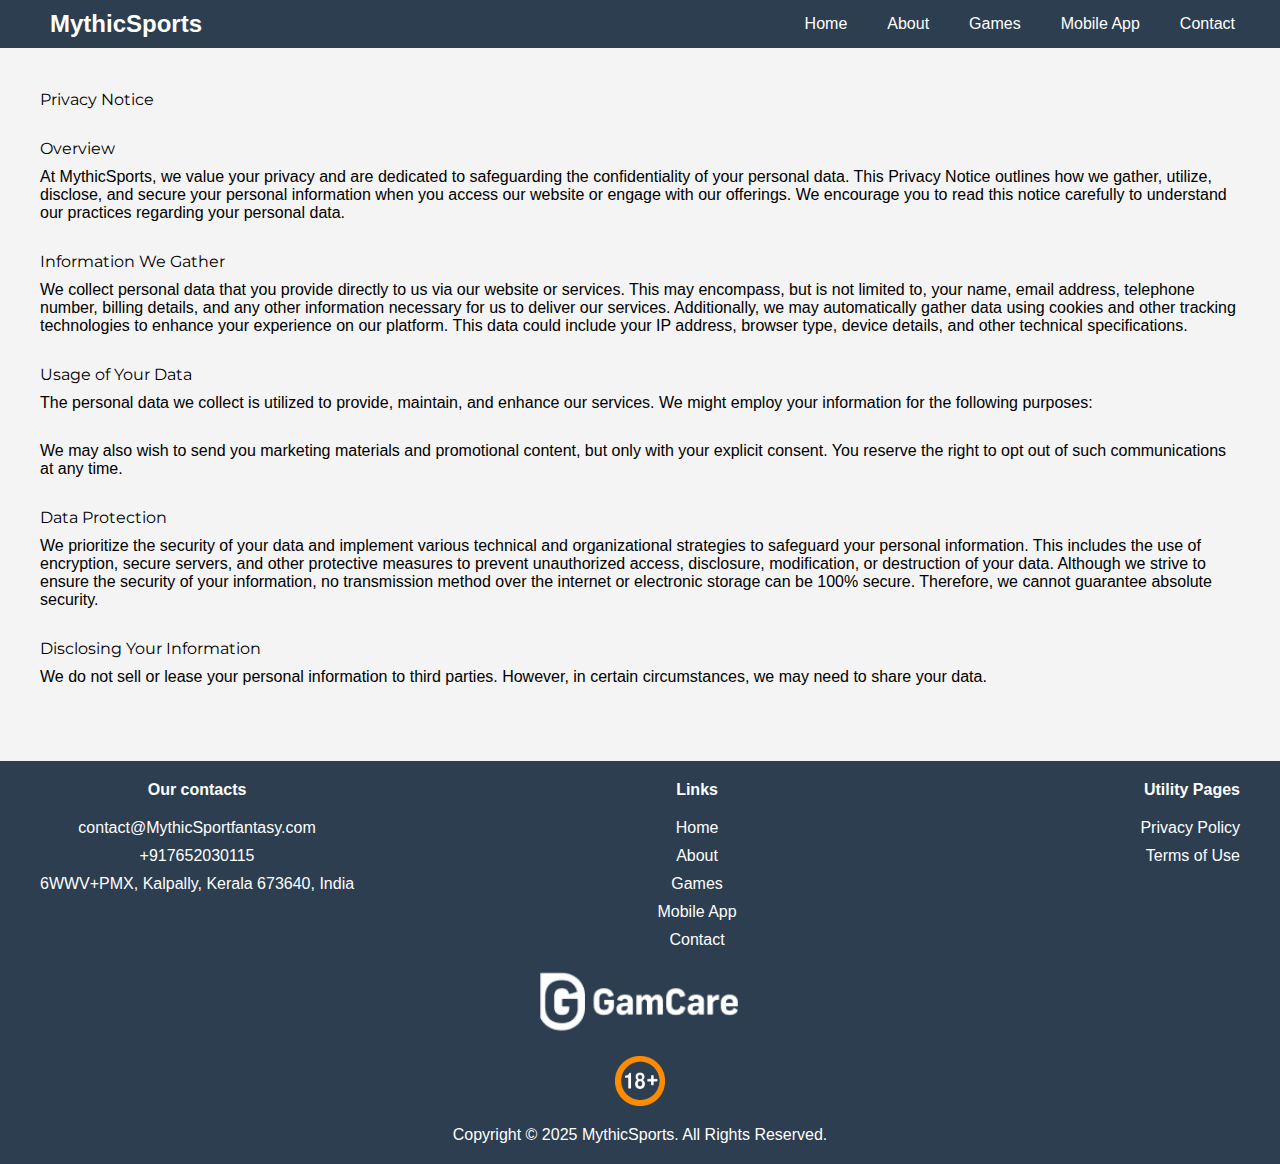
<file: privacy-policy.html>
<!DOCTYPE html>
<html lang="en">
    <head>
        <meta charset="UTF-8" />
        <meta name="viewport" content="width=device-width, initial-scale=1.0" />
        <title>Privacy Policy | MythicSports Fantasy League</title>
        <meta name="description" content="Learn how MythicSports gathers, utilizes, and safeguards your personal information. Explore our privacy policy for further insights.">
        <link rel="stylesheet" href="fonts/Montserrat-VariableFont.ttf" />
        <link rel="icon" href="img/favicon.png" />
        <link rel="stylesheet" href="style.css" />
        <script defer src="script.js"></script>
    </head>

    <body>
        <header class="header">
            <div class="wrapper">
                <div class="header__content">
                    <a href="/" class="header__logo">
                        <div class="header__logo">
                            <p class="header__logo-text">MythicSports</p>
                        </div>
                    </a>

                    <button class="burger" aria-label="Toggle navigation">
                        <span class="burger__line"></span>
                        <span class="burger__line"></span>
                        <span class="burger__line"></span>
                    </button>

                    <nav class="nav">
                        <ul class="nav__list">
                            <li class="nav__item">
                                <a href="/" class="nav__link">Home</a>
                            </li>
                            <li class="nav__item">
                                <a href="about.html" class="nav__link">About</a>
                            </li>
                            <li class="nav__item">
                                <a href="games.html" class="nav__link">Games</a>
                            </li>
                            <li class="nav__item">
                                <a href="app.html" class="nav__link">Mobile App</a>
                            </li>

                            <li class="nav__item">
                                <a href="contact.html" class="nav__link"
                                    >Contact</a
                                >
                            </li>
                        </ul>
                    </nav>
                </div>
            </div>
        </header>
        <main>
            <section>
                <div class="wrapper term">
                    <h1>Privacy Notice</h1>
                </div>
            </section>
            <section>
                <div class="wrapper term" style="margin-bottom: 75px">
                    <h2>Overview</h2>
                    <p>
                        At MythicSports, we value your privacy and are dedicated to safeguarding the confidentiality of your personal data. This Privacy Notice outlines how we gather, utilize, disclose, and secure your personal information when you access our website or engage with our offerings. We encourage you to read this notice carefully to understand our practices regarding your personal data.
                    </p>
        
                    <h2>Information We Gather</h2>
                    <p>
                        We collect personal data that you provide directly to us via our website or services. This may encompass, but is not limited to, your name, email address, telephone number, billing details, and any other information necessary for us to deliver our services. Additionally, we may automatically gather data using cookies and other tracking technologies to enhance your experience on our platform. This data could include your IP address, browser type, device details, and other technical specifications.
                    </p>
        
                    <h2>Usage of Your Data</h2>
                    <p>
                        The personal data we collect is utilized to provide, maintain, and enhance our services. We might employ your information for the following purposes:
                    </p>
                    <p>
                        We may also wish to send you marketing materials and promotional content, but only with your explicit consent. You reserve the right to opt out of such communications at any time.
                    </p>
        
                    <h2>Data Protection</h2>
                    <p>
                        We prioritize the security of your data and implement various technical and organizational strategies to safeguard your personal information. This includes the use of encryption, secure servers, and other protective measures to prevent unauthorized access, disclosure, modification, or destruction of your data. Although we strive to ensure the security of your information, no transmission method over the internet or electronic storage can be 100% secure. Therefore, we cannot guarantee absolute security.
                    </p>
        
                    <h2>Disclosing Your Information</h2>
                    <p>
                        We do not sell or lease your personal information to third parties. However, in certain circumstances, we may need to share your data.
                    </p>
                </div>
            </section>
        </main>
        <footer class="footer">
            <div class="wrapper">
                <div class="footer__content">
                    <div class="footer__down">
                        <div class="footer__title">Our contacts</div>
                        <a
                            href="mailto:contact@mythicsportfantasy.com"
                            class="footer__element"
                            >contact@MythicSportfantasy.com</a
                        >
                        <a href="tel:+917652030115" class="footer__element"
                            >+917652030115</a
                        >
                        <a
                            href="https://maps.app.goo.gl/EjAuxgMyTCNZgXUcA"
                            target="_blank"
                            class="footer__element"
                            >6WWV+PMX, Kalpally, Kerala 673640, India</a
                        >
                    </div>

                    <div class="footer__down" style="align-items: center">
                        <div class="footer__title">Links</div>
                        <a href="/" class="footer__element">Home</a>
                        <a href="about.html" class="footer__element">About</a>
                        <a href="games.html" class="footer__element">Games</a>
                        <a href="app.html" class="footer__element">Mobile App</a>

                        <a href="contact.html" class="footer__element">Contact</a>
                    </div>
                    <div class="footer__down" style="align-items: end">
                        <div class="footer__title">Utility Pages</div>
                        <a href="privacy-policy.html" class="footer__element"
                            >Privacy Policy</a
                        >
                        <a href="terms-conditions.html" class="footer__element"
                            >Terms of Use</a
                        >
                    </div>
                </div>
                <div class="footer__links">
                    <a href="https://www.gamcare.org" target="_blank"
                        ><img
                            src="img//ga-care2.png"
                            alt="begamble"
                            class="footer__begamble"
                    /></a>
                    <img src="img/18.png" alt="18+" class="footer__age" />
                </div>
                <div class="footer__copy">
                    Copyright © 2025 MythicSports. All Rights Reserved.
                </div>
            </div>
        </footer>
    </body>
</html>
</file>
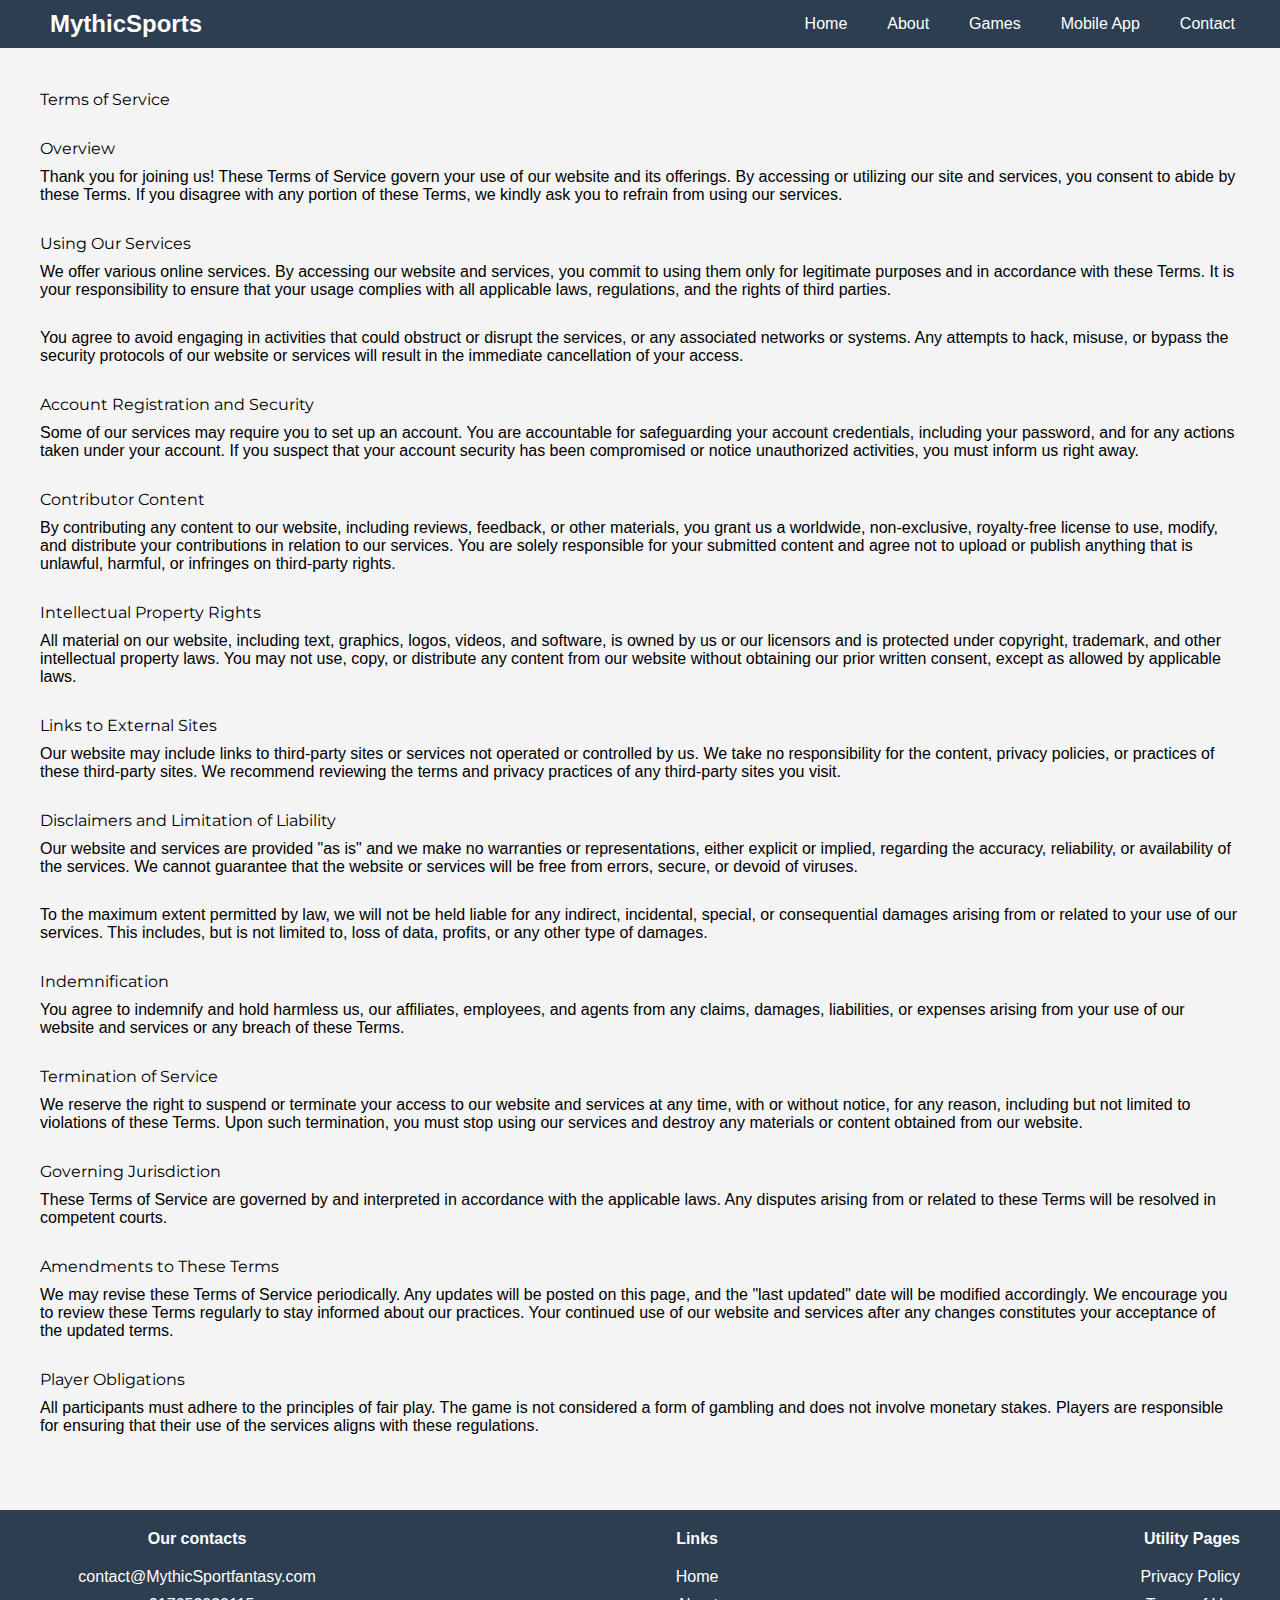
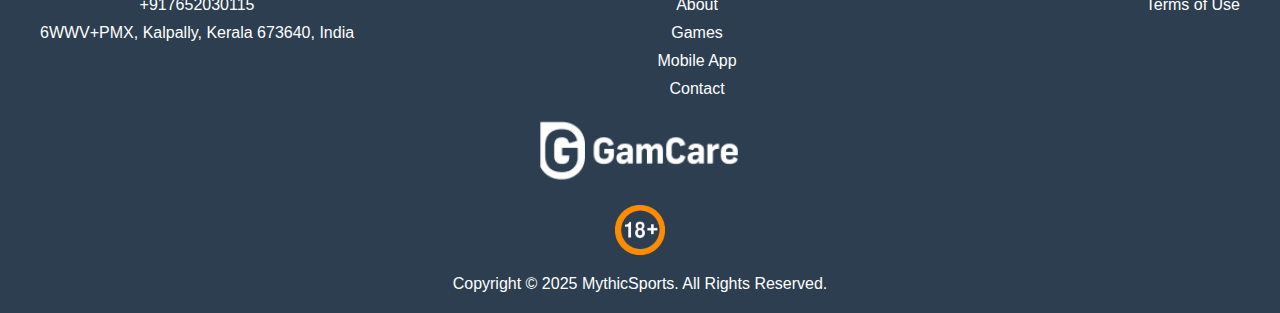
<file: terms-conditions.html>
<!DOCTYPE html>
<html lang="en">
    <head>
        <meta charset="UTF-8" />
        <meta name="viewport" content="width=device-width, initial-scale=1.0" />
        <title>Terms & Conditions | MythicSports Fantasy Gaming</title>
        <meta name="description" content="Explore the terms and conditions for using MythicSports. Discover the principles of fair play, regulations, and user responsibilities on our fantasy sports platform.">
        <link rel="stylesheet" href="fonts/Montserrat-VariableFont.ttf" />
        <link rel="icon" href="img/favicon.png" />
        <link rel="stylesheet" href="style.css" />
        <script defer src="script.js"></script>
    </head>

    <body>
        <header class="header">
            <div class="wrapper">
                <div class="header__content">
                    <a href="/" class="header__logo">
                        <div class="header__logo">
                            <p class="header__logo-text">MythicSports</p>
                        </div>
                    </a>

                    <button class="burger" aria-label="Toggle navigation">
                        <span class="burger__line"></span>
                        <span class="burger__line"></span>
                        <span class="burger__line"></span>
                    </button>

                    <nav class="nav">
                        <ul class="nav__list">
                            <li class="nav__item">
                                <a href="/" class="nav__link">Home</a>
                            </li>
                            <li class="nav__item">
                                <a href="about.html" class="nav__link">About</a>
                            </li>
                            <li class="nav__item">
                                <a href="games.html" class="nav__link">Games</a>
                            </li>
                            <li class="nav__item">
                                <a href="app.html" class="nav__link">Mobile App</a>
                            </li>

                            <li class="nav__item">
                                <a href="contact.html" class="nav__link"
                                    >Contact</a
                                >
                            </li>
                        </ul>
                    </nav>
                </div>
            </div>
        </header>
        <main>
            <section>
                <div class="wrapper term">
                    <h1>Terms of Service</h1>
                </div>
            </section>
            <section>
                <div class="wrapper term" style="margin-bottom: 75px">
                    <h2>Overview</h2>
                    <p>
                        Thank you for joining us! These Terms of Service govern your use of our website and its offerings. By accessing or utilizing our site and services, you consent to abide by these Terms. If you disagree with any portion of these Terms, we kindly ask you to refrain from using our services.
                    </p>
        
                    <h2>Using Our Services</h2>
                    <p>
                        We offer various online services. By accessing our website and services, you commit to using them only for legitimate purposes and in accordance with these Terms. It is your responsibility to ensure that your usage complies with all applicable laws, regulations, and the rights of third parties.
                    </p>
                    <p>
                        You agree to avoid engaging in activities that could obstruct or disrupt the services, or any associated networks or systems. Any attempts to hack, misuse, or bypass the security protocols of our website or services will result in the immediate cancellation of your access.
                    </p>
        
                    <h2>Account Registration and Security</h2>
                    <p>
                        Some of our services may require you to set up an account. You are accountable for safeguarding your account credentials, including your password, and for any actions taken under your account. If you suspect that your account security has been compromised or notice unauthorized activities, you must inform us right away.
                    </p>
        
                    <h2>Contributor Content</h2>
                    <p>
                        By contributing any content to our website, including reviews, feedback, or other materials, you grant us a worldwide, non-exclusive, royalty-free license to use, modify, and distribute your contributions in relation to our services. You are solely responsible for your submitted content and agree not to upload or publish anything that is unlawful, harmful, or infringes on third-party rights.
                    </p>
        
                    <h2>Intellectual Property Rights</h2>
                    <p>
                        All material on our website, including text, graphics, logos, videos, and software, is owned by us or our licensors and is protected under copyright, trademark, and other intellectual property laws. You may not use, copy, or distribute any content from our website without obtaining our prior written consent, except as allowed by applicable laws.
                    </p>
        
                    <h2>Links to External Sites</h2>
                    <p>
                        Our website may include links to third-party sites or services not operated or controlled by us. We take no responsibility for the content, privacy policies, or practices of these third-party sites. We recommend reviewing the terms and privacy practices of any third-party sites you visit.
                    </p>
        
                    <h2>Disclaimers and Limitation of Liability</h2>
                    <p>
                        Our website and services are provided "as is" and we make no warranties or representations, either explicit or implied, regarding the accuracy, reliability, or availability of the services. We cannot guarantee that the website or services will be free from errors, secure, or devoid of viruses.
                    </p>
                    <p>
                        To the maximum extent permitted by law, we will not be held liable for any indirect, incidental, special, or consequential damages arising from or related to your use of our services. This includes, but is not limited to, loss of data, profits, or any other type of damages.
                    </p>
        
                    <h2>Indemnification</h2>
                    <p>
                        You agree to indemnify and hold harmless us, our affiliates, employees, and agents from any claims, damages, liabilities, or expenses arising from your use of our website and services or any breach of these Terms.
                    </p>
        
                    <h2>Termination of Service</h2>
                    <p>
                        We reserve the right to suspend or terminate your access to our website and services at any time, with or without notice, for any reason, including but not limited to violations of these Terms. Upon such termination, you must stop using our services and destroy any materials or content obtained from our website.
                    </p>
        
                    <h2>Governing Jurisdiction</h2>
                    <p>
                        These Terms of Service are governed by and interpreted in accordance with the applicable laws. Any disputes arising from or related to these Terms will be resolved in competent courts.
                    </p>
        
                    <h2>Amendments to These Terms</h2>
                    <p>
                        We may revise these Terms of Service periodically. Any updates will be posted on this page, and the "last updated" date will be modified accordingly. We encourage you to review these Terms regularly to stay informed about our practices. Your continued use of our website and services after any changes constitutes your acceptance of the updated terms.
                    </p>
        
                    <h2>Player Obligations</h2>
                    <p>
                        All participants must adhere to the principles of fair play. The game is not considered a form of gambling and does not involve monetary stakes. Players are responsible for ensuring that their use of the services aligns with these regulations.
                    </p>
                </div>
            </section>
        </main>
        <footer class="footer">
            <div class="wrapper">
                <div class="footer__content">
                    <div class="footer__down">
                        <div class="footer__title">Our contacts</div>
                        <a
                            href="mailto:contact@mythicsportfantasy.com"
                            class="footer__element"
                            >contact@MythicSportfantasy.com</a
                        >
                        <a href="tel:+917652030115" class="footer__element"
                            >+917652030115</a
                        >
                        <a
                            href="https://maps.app.goo.gl/EjAuxgMyTCNZgXUcA"
                            target="_blank"
                            class="footer__element"
                            >6WWV+PMX, Kalpally, Kerala 673640, India</a
                        >
                    </div>

                    <div class="footer__down" style="align-items: center">
                        <div class="footer__title">Links</div>
                        <a href="/" class="footer__element">Home</a>
                        <a href="about.html" class="footer__element">About</a>
                        <a href="games.html" class="footer__element">Games</a>
                        <a href="app.html" class="footer__element">Mobile App</a>

                        <a href="contact.html" class="footer__element">Contact</a>
                    </div>
                    <div class="footer__down" style="align-items: end">
                        <div class="footer__title">Utility Pages</div>
                        <a href="privacy-policy.html" class="footer__element"
                            >Privacy Policy</a
                        >
                        <a href="terms-conditions.html" class="footer__element"
                            >Terms of Use</a
                        >
                    </div>
                </div>
                <div class="footer__links">
                    <a href="https://www.gamcare.org" target="_blank"
                        ><img
                            src="img//ga-care2.png"
                            alt="begamble"
                            class="footer__begamble"
                    /></a>
                    <img src="img/18.png" alt="18+" class="footer__age" />
                </div>
                <div class="footer__copy">
                    Copyright © 2025 MythicSports. All Rights Reserved.
                </div>
            </div>
        </footer>
    </body>
</html>
</file>
<file: style.css>
@font-face {
  font-family: "Montserrat";
  src: url("fonts/Montserrat-VariableFont.ttf") format("truetype");
  font-weight: 100 900;
  font-style: normal;
}


/* Null */
* {
	padding: 0px;
	margin: 0px;
	border: none;
}
html {
  scroll-behavior: smooth;
}

*,
*::before,
*::after {
	box-sizing: border-box;
}

/* Links */

a, a:link, a:visited  {
    text-decoration: none;
}

a:hover  {
    text-decoration: none;
}

/* Common */

aside, nav, footer, header, section, main {
	display: block;
}

h1, h2, h3, h4, h5, h6, p {
    font-size: inherit;
	font-weight: inherit;
}

ul, ul li {
	list-style: none;
}

img {
	vertical-align: top;
}

img, svg {
	max-width: 100%;
	height: auto;
}

address {
  font-style: normal;
}

/* Form */

input, textarea, button, select {
	font-family: inherit;
    font-size: inherit;
    color: inherit;
    background-color: transparent;
}

input::-ms-clear {
	display: none;
}

button, input[type="submit"] {
    display: inline-block;
    box-shadow: none;
    background-color: transparent;
    background: none;
    cursor: pointer;
}

input:focus, input:active,
button:focus, button:active {
    outline: none;
}

button::-moz-focus-inner {
	padding: 0;
	border: 0;
}

label {
	cursor: pointer;
}

legend {
	display: block;
}

:root {
  --primary-color: #FF6F61; /* ÐžÑÐ½Ð¾Ð²Ð½Ð¾Ð¹ Ñ†Ð²ÐµÑ‚ - ÐºÐ¾Ñ€Ð°Ð»Ð»Ð¾Ð²Ñ‹Ð¹ */
  --secondary-color: #8A4FFF; /* Ð’Ñ‚Ð¾Ñ€Ð¸Ñ‡Ð½Ñ‹Ð¹ Ñ†Ð²ÐµÑ‚ - Ñ„Ð¸Ð¾Ð»ÐµÑ‚Ð¾Ð²Ñ‹Ð¹ */
  --additional-color: #FFD166; /* Ð”Ð¾Ð¿Ð¾Ð»Ð½Ð¸Ñ‚ÐµÐ»ÑŒÐ½Ñ‹Ð¹ Ñ†Ð²ÐµÑ‚ - Ð·Ð¾Ð»Ð¾Ñ‚Ð¸ÑÑ‚Ñ‹Ð¹ */
  --accent-color: #2C3E50; /* ÐÐºÑ†ÐµÐ½Ñ‚Ð½Ñ‹Ð¹ Ñ†Ð²ÐµÑ‚ - Ñ‚ÐµÐ¼Ð½Ð¾-ÑÐ¸Ð½Ð¸Ð¹ Ð´Ð»Ñ Ñ‚ÐµÐºÑÑ‚Ð° */
  --body-color: #F4F4F4; /* Ð¡Ð²ÐµÑ‚Ð»Ñ‹Ð¹ Ñ„Ð¾Ð½ Ð´Ð»Ñ ÐºÐ¾Ð½Ñ‚Ñ€Ð°ÑÑ‚Ð° */
  --font-body: "Poppins", sans-serif; /* Ð¡Ð¾Ð²Ñ€ÐµÐ¼ÐµÐ½Ð½Ñ‹Ð¹, Ð»ÐµÐ³ÐºÐ¸Ð¹ ÑˆÑ€Ð¸Ñ„Ñ‚ Ð´Ð»Ñ Ñ‚ÐµÐºÑÑ‚Ð° */
  --font-headings: "Montserrat", sans-serif; /* ÐœÐ¾Ñ‰Ð½Ñ‹Ð¹, Ð²Ñ‹Ñ€Ð°Ð·Ð¸Ñ‚ÐµÐ»ÑŒÐ½Ñ‹Ð¹ ÑˆÑ€Ð¸Ñ„Ñ‚ Ð´Ð»Ñ Ð·Ð°Ð³Ð¾Ð»Ð¾Ð²ÐºÐ¾Ð² */
  --heading-color: #2C3E50; /* Ð¢ÐµÐ¼Ð½Ñ‹Ð¹ Ñ†Ð²ÐµÑ‚ Ð´Ð»Ñ Ð·Ð°Ð³Ð¾Ð»Ð¾Ð²ÐºÐ¾Ð² */
  --text-color: #333; /* Ð¢ÐµÐ¼Ð½Ñ‹Ð¹ Ñ†Ð²ÐµÑ‚ Ð´Ð»Ñ Ð¾ÑÐ½Ð¾Ð²Ð½Ð¾Ð³Ð¾ Ñ‚ÐµÐºÑÑ‚Ð° */
  --text-color-second: #FFF; /* Ð‘ÐµÐ»Ñ‹Ð¹ Ñ†Ð²ÐµÑ‚ Ð´Ð»Ñ Ñ‚ÐµÐºÑÑ‚Ð° Ð½Ð° Ñ‚ÐµÐ¼Ð½Ð¾Ð¼ Ñ„Ð¾Ð½Ðµ */
  --footer-header-bg: #2C3E50; /* Ð¢ÐµÐ¼Ð½Ñ‹Ð¹ Ñ„Ð¾Ð½ Ð´Ð»Ñ Ñ„ÑƒÑ‚ÐµÑ€Ð° Ð¸ Ñ…ÐµÐ´ÐµÑ€Ð¾Ð² */
  --footer-header-text: #FFF; /* Ð‘ÐµÐ»Ñ‹Ð¹ Ñ‚ÐµÐºÑÑ‚ Ð´Ð»Ñ Ñ„ÑƒÑ‚ÐµÑ€Ð° Ð¸ Ñ…ÐµÐ´ÐµÑ€Ð¾Ð² */
}
body {
  background-color: var(--body-color);
  font-family: var(--font-body);
}

h1, h2, h3, h4, h5, h6 {
  font-family: var(--font-headings);
}


.Fantasy-container {
  padding: 4rem 2rem;
  background: var(--body-color);
}

.section-title {
  text-align: center;
  color: var(--heading-color);
  font-family: var(--font-headings);
  font-size: 2.5rem;
  font-weight: 700;
  margin-bottom: 3rem;
  font-family: var(--font-headings);
    font-size: 42px;
    color: var(--heading-color);
    margin-bottom: 20px;
    font-weight: 500;
}

.section-heading {
  text-align: center;
  color: var(--heading-color);
  font-family: var(--font-headings);
  font-size: 2.5rem;
  font-weight: 700;
  margin-bottom: 3rem;
  font-family: var(--font-headings);
    font-size: 42px;
    color: var(--heading-color);
    margin-bottom: 20px;
    font-weight: 500;
}

.Fantasy-section {
  padding: 2rem;
  width: 100%;
  display: grid;
  grid-template-columns: repeat(auto-fit, minmax(250px, 1fr));
  gap: 2rem;
  max-width: 1200px;
  margin: 0 auto;
}

.game-block {
  background: #fff;
  border-radius: 8px;
  overflow: hidden;
  box-shadow: 0 2px 8px rgba(0, 0, 0, 0.1);
  transition: transform 0.3s ease, box-shadow 0.3s ease;
  display: flex;
  flex-direction: column;
}

.game-block:hover {
  transform: translateY(-5px);
  box-shadow: 0 4px 12px rgba(138, 79, 255, 0.2);
}

.game-block img {
  width: 100%;
  height: 200px;
  object-fit: cover;
}

.game-block-content {
  padding: 1.5rem;
  text-align: center;
  display: flex;
  flex-direction: column;
  gap: 1rem;
  flex-grow: 1;
}

.game-title {
  color: var(--heading-color);
  font-family: var(--font-headings);
  font-size: 1.5rem;
  font-weight: 600;
  margin: 0;
}

.learn-more-btn {
  display: inline-block;
  padding: 0.75rem 1.5rem;
  background-color: var(--primary-color);
  color: var(--text-color-second);
  text-decoration: none;
  border-radius: 50px;
  font-family: var(--font-body);
  font-weight: 500;
  transition: background-color 0.3s ease;
}

.learn-more-btn:hover {
  background-color: var(--primary-color);
}

.Game-Content {
  padding: 5rem 2rem;
  max-width: 1200px;
  margin: 0 auto;
}

.Game-Content:nth-child(even) {
  background: var(--body-color);
}

.section-header {
  font-family: var(--font-headings);
  color: var(--heading-color);
  font-size: 2.5rem;
  margin-bottom: 2rem;
  font-weight: 700;
}

.section-text {
  font-family: var(--font-body);
  color: var(--text-color);
  line-height: 1.8;
  font-size: 1.1rem;
  margin-bottom: 1.5rem;
}

.image-wrapper {
  margin: 2rem auto;
  max-width: 800px;
  border-radius: 12px;
  overflow: hidden;
  box-shadow: 0 4px 12px rgba(0, 0, 0, 0.1);
}

.section-image {
  width: 100%;
  height: auto;
  display: block;
  transition: transform 0.3s ease;
}

.section-image:hover {
  transform: scale(1.02);
}

.year-text {
  color: var(--primary-color);
  font-weight: 600;
}

.next-column {
  display: grid;
  grid-template-columns: 1fr 1fr;
  gap: 3rem;
  align-items: center;
}

@media (max-width: 768px) {
  .next-column {
      grid-template-columns: 1fr;
  }
  .section-header {
    font-size: 2rem;
  }
}



/* About Tabs Section */
.about-btn1 {
  padding: 80px 20px;
  background-color: var(--body-color);
}

.about-btn1__container {
  max-width: 1200px;
  margin: 0 auto;
}

.about-btn1__navigation {
  display: flex;
  justify-content: center;
  gap: 20px;
  margin-bottom: 40px;
}

.about-btn1__button {
  background: none;
  border: none;
  padding: 10px 20px;
  font-family: var(--font-headings);
  font-size: 1.2rem;
  color: var(--text-color);
  cursor: pointer;
  transition: color 0.3s ease, transform 0.3s ease;
}

.about-btn1__button.active {
  color: var(--primary-color);
  border-bottom: 2px solid var(--primary-color);
}

.about-btn1__button:hover {
  color: var(--primary-color);
  transform: translateY(-3px);
}

.about-btn1__content {
  display: flex;
  align-items: center;
  gap: 40px;
}

.about-btn1__tab {
  display: none;
  width: 100%;
}

.about-btn1__tab.active {
  display: flex;
  gap: 40px;
}

.about-btn1__text {
  flex: 1;
}

.about-btn1__title {
  font-family: var(--font-headings);
  font-size: 2.5rem;
  color: var(--primary-color);
  margin-bottom: 20px;
}

.about-btn1__description {
  font-family: var(--font-body);
  font-size: 1.2rem;
  color: var(--text-color);
  line-height: 1.8;
}

.about-btn1__image {
  flex: 1;
}

.about-btn1__img {
  width: 100%;
  border-radius: 15px;
  box-shadow: 0 4px 15px rgba(0, 0, 0, 0.2);
}

/* Responsive Design */
@media (max-width: 768px) {
  .about-btn1__navigation {
    flex-direction: column;
    align-items: center;
  }

  .about-btn1__tab.active {
    flex-direction: column;
    gap: 20px;
  }

  .about-btn1__title {
    font-size: 2rem;
  }

  .about-btn1__description {
    font-size: 1rem;
  }
}







.Transforming-overlay {
  display: none;
  position: fixed;
  top: 0;
  left: 0;
  width: 100%;
  height: 100%;
  background-color: rgba(0, 0, 0, 0.75); /* ÐÐµÐ¼Ð½Ð¾Ð³Ð¾ Ñ‚ÐµÐ¼Ð½ÐµÐµ Ð´Ð»Ñ Ð±Ð¾Ð»ÑŒÑˆÐµÐ³Ð¾ ÐºÐ¾Ð½Ñ‚Ñ€Ð°ÑÑ‚Ð° */
  z-index: 1000;
  justify-content: center;
  align-items: center;
  animation: fadeIn 0.3s ease-in-out; /* ÐÐ½Ð¸Ð¼Ð°Ñ†Ð¸Ñ Ð¿Ð¾ÑÐ²Ð»ÐµÐ½Ð¸Ñ */
}

.Transforming-content {
  background-color: var(--body-color);
  padding: 25px;
  border-radius: 15px; /* Ð‘Ð¾Ð»ÐµÐµ Ð¼ÑÐ³ÐºÐ¸Ðµ ÐºÑ€Ð°Ñ */
  max-width: 700px;
  width: 90%;
  max-height: 85vh;
  overflow-y: auto;
  position: relative;
  box-shadow: 0 8px 20px rgba(0, 0, 0, 0.3); /* Ð¢ÐµÐ½ÑŒ Ð´Ð»Ñ Ð¾Ð±ÑŠÑ‘Ð¼Ð° */
  animation: scaleIn 0.3s ease-in-out; /* ÐÐ½Ð¸Ð¼Ð°Ñ†Ð¸Ñ Ð¼Ð°ÑÑˆÑ‚Ð°Ð±Ð¸Ñ€Ð¾Ð²Ð°Ð½Ð¸Ñ */
  transition: all 0.3s ease-in-out; /* ÐŸÐ»Ð°Ð²Ð½Ñ‹Ðµ Ð¸Ð·Ð¼ÐµÐ½ÐµÐ½Ð¸Ñ */
}

.close-Transforming-btn {
  position: absolute;
  top: 15px;
  right: 15px;
  background: none;
  border: none;
  font-size: 1.5rem;
  cursor: pointer;
  color: var(--primary-color); /* ÐÐºÑ†ÐµÐ½Ñ‚Ð½Ñ‹Ð¹ Ñ†Ð²ÐµÑ‚ */
  transition: color 0.2s ease-in-out;
}
.close-Transforming-btn:hover {
  color: var(--secondary-color); /* Ð›Ñ‘Ð³ÐºÐ¸Ð¹ ÑÑ„Ñ„ÐµÐºÑ‚ Ð¿Ñ€Ð¸ Ð½Ð°Ð²ÐµÐ´ÐµÐ½Ð¸Ð¸ */
}

.Transforming-title {
  font-family: var(--font-headings);
  font-size: 2rem;
  color: var(--primary-color);
  margin-bottom: 20px;
  margin: 0 20px 20px 0;
  text-align: center; /* Ð¦ÐµÐ½Ñ‚Ñ€Ð¸Ñ€ÑƒÐµÐ¼ Ð·Ð°Ð³Ð¾Ð»Ð¾Ð²Ð¾Ðº */
  text-transform: uppercase; /* Ð”ÐµÐ»Ð°ÐµÐ¼ Ð·Ð°Ð³Ð¾Ð»Ð¾Ð²Ð¾Ðº ÐºÐ°Ð¿ÑÐ¾Ð¼ */
  letter-spacing: 1px;
}

.Transforming-image {
  width: 100%;
  max-height: 300px;
  object-fit: cover;
  border-radius: 15px; /* Ð•Ð´Ð¸Ð½Ñ‹Ð¹ ÑÑ‚Ð¸Ð»ÑŒ Ð·Ð°ÐºÑ€ÑƒÐ³Ð»ÐµÐ½Ð¸Ð¹ */
  margin-bottom: 20px;
  box-shadow: 0 4px 10px rgba(0, 0, 0, 0.2); /* Ð”Ð¾Ð±Ð°Ð²Ð»ÑÐµÐ¼ Ñ‚ÐµÐ½ÑŒ */
}

.Transforming-text {
  font-family: var(--font-body);
  font-size: 1rem;
  color: var(--text-color);
  line-height: 1.8; /* Ð£Ð»ÑƒÑ‡ÑˆÐ°ÐµÐ¼ Ñ‡Ð¸Ñ‚Ð°ÐµÐ¼Ð¾ÑÑ‚ÑŒ */
  text-align: justify; /* Ð’Ñ‹Ñ€Ð°Ð²Ð½Ð¸Ð²Ð°ÐµÐ¼ Ñ‚ÐµÐºÑÑ‚ */
}
.Transforming-text p {

  margin: 10px 0;
}



/* ÐÐ½Ð¸Ð¼Ð°Ñ†Ð¸Ð¸ */
@keyframes fadeIn {
  from {
    opacity: 0;
  }
  to {
    opacity: 1;
  }
}

@keyframes scaleIn {
  from {
    transform: scale(0.9);
  }
  to {
    transform: scale(1);
  }
}

/* ÐÐ´Ð°Ð¿Ñ‚Ð¸Ð²Ð½Ð¾ÑÑ‚ÑŒ */
@media (max-width: 768px) {

  .Transforming-title {
    font-size: 1.4rem;
  }

  .Transforming-content {
    padding: 15px;
    max-width: 90%;
  }
}


/* Ð¡ÐµÐºÑ†Ð¸Ñ Ñ Ð¿Ð¾ÑÑ‚Ð¾Ð¼ */
.Blog-post {
  background-color: var(--body-color);
  padding: 80px 0;
}

.post-preview {
  max-width: 800px;
  margin: 0 auto;
  text-align: center;
}

.post-title {
  font-family: var(--font-headings);
  font-size: 2rem;
  color: var(--primary-color);
  margin-bottom: 20px;
}

.post-image {
  width: 100%;
  max-height: 400px;
  object-fit: cover;
  border-radius: 10px;
  margin-bottom: 20px;
}

.post-excerpt {
  font-family: var(--font-body);
  font-size: 1rem;
  color: var(--text-color-second);
  line-height: 1.6;
  margin-bottom: 20px;
}

.read-more-btn {
  padding: 10px 20px;
  background-color: var(--primary-color);
  color: var(--text-color-second);
  font-family: var(--font-body);
  font-size: 1rem;
  border: none;
  border-radius: 50px;
  cursor: pointer;
  transition: background-color 0.3s ease;
}

.read-more-btn:hover {
  background-color: var(--additional-color);
}
/* ÐœÐ¾Ð´Ð°Ð»ÑŒÐ½Ð¾Ðµ Ð¾ÐºÐ½Ð¾ */
.Transforming-overlay {
  display: none;
  position: fixed;
  top: 0;
  left: 0;
  width: 100%;
  height: 100%;
  background-color: rgba(0, 0, 0, 0.75); /* ÐÐµÐ¼Ð½Ð¾Ð³Ð¾ Ñ‚ÐµÐ¼Ð½ÐµÐµ Ð´Ð»Ñ Ð±Ð¾Ð»ÑŒÑˆÐµÐ³Ð¾ ÐºÐ¾Ð½Ñ‚Ñ€Ð°ÑÑ‚Ð° */
  z-index: 1000;
  justify-content: center;
  align-items: center;
  animation: fadeIn 0.3s ease-in-out; /* ÐÐ½Ð¸Ð¼Ð°Ñ†Ð¸Ñ Ð¿Ð¾ÑÐ²Ð»ÐµÐ½Ð¸Ñ */
}

.Blog-section {
  background-color: var(--body-color);
  padding: 100px 0;
}




.Blog-grid {
  display: grid;
  grid-template-columns: repeat(2, 1fr); /* Ð”Ð²Ðµ ÐºÐ¾Ð»Ð¾Ð½ÐºÐ¸ */
  gap: 30px;
  padding: 0 20px;
}

.Blog-block {
  background-color: var(--footer-header-bg);
  border-radius: 10px;
  overflow: hidden;
  box-shadow: 0 4px 12px rgba(0, 0, 0, 0.1);
  transition: transform 0.3s ease, box-shadow 0.3s ease;
  display: flex;
  flex-direction: column;
}

.Blog-block:hover {
  transform: translateY(-10px);
  box-shadow: 0 8px 20px rgba(0, 0, 0, 0.2);
}

.Blog-image {
  position: relative;
  height: 250px;
  overflow: hidden;
}

.Blog-image img {
  width: 100%;
  height: 100%;
  object-fit: cover;
  transition: transform 0.3s ease;
}

.Blog-block:hover .Blog-image img {
  transform: scale(1.1);
}

.Blog-title {
  font-family: var(--font-headings);
  font-size: 1.5rem;
  color: var(--text-color-second);
  margin: 0;
}

.Blog-content {
  padding: 20px;
  flex: 1;
  display: flex;
  flex-direction: column;
  justify-content: space-between;
}

.Blog-excerpt {
  font-family: var(--font-body);
  font-size: 1rem;
  color: var(--footer-header-text);
  line-height: 1.6;
  margin-bottom: 20px;
}

.Blog-link {
  display: inline-block;
  padding: 10px 20px;
  color: var(--text-color-second);
  font-family: var(--font-body);
  font-size: 1rem;
  text-decoration: none;
  border-radius: 50px;
  background-color: var(--primary-color);
  transition: background-color 0.3s ease, transform 0.3s ease;
  align-self: flex-start;
}

.Blog-link:hover {
  background-color: var(--additional-color);
  transform: scale(1.05);
}

.view-Blog-btn-container {
  text-align: center;
  margin-top: 50px;
}

.Blog-sec-btn {
  border-radius: 50px;
  font-weight: 600;
  text-transform: uppercase;
  color: var(--text-color-second);
  background-color: var(--primary-color);
  padding: 15px 30px;
  transition: all 0.3s ease;
  text-decoration: none;
  display: inline-block;
}

.Blog-sec-btn:hover {
  background-color: var(--additional-color);
  transform: scale(1.05);
}

/* Responsive Design */
@media (max-width: 1024px) {
  .Blog-grid {
    grid-template-columns: 1fr; /* ÐžÐ´Ð½Ð° ÐºÐ¾Ð»Ð¾Ð½ÐºÐ° Ð½Ð° Ð¿Ð»Ð°Ð½ÑˆÐµÑ‚Ð°Ñ… */
  }

  .Blog-image {
    height: 200px;
  }
}

@media (max-width: 768px) {
  .section-heading {
    font-size: 2rem;
  }
  .Blog-grid {
    padding: 0;
  }

  .Blog-title {
    font-size: 1.3rem;
  }

  .Blog-excerpt {
    font-size: 0.9rem;
  }

  .Blog-link {
    width: 100%; /* ÐšÐ½Ð¾Ð¿ÐºÐ° Ð½Ð° Ð²ÑÑŽ ÑˆÐ¸Ñ€Ð¸Ð½Ñƒ Ð½Ð° Ð¼Ð¾Ð±Ð¸Ð»ÑŒÐ½Ñ‹Ñ… */
    text-align: center;
  }
}

.faq-section {
  background-color: var(--body-color);
  padding: 80px 0;
}


.page-cont1 {
  padding: 120px 0;
  background-color: var(--body-color);
  position: relative;
  overflow: hidden;
}

.page-cont1::before {
  content: '';
  position: absolute;
  top: 0;
  left: 0;
  width: 100%;
  height: 100%;
  background: linear-gradient(135deg, rgba(138, 79, 255, 0.1), rgba(255, 111, 97, 0.1));
  z-index: 1;
}

.page-cont1__container {
  position: relative;
  z-index: 2;
  display: grid;
  grid-template-columns: 1fr 1fr;
  gap: 60px;
  align-items: center;
}

.page-cont1__content {
  padding-right: 40px;
}

.page-cont1__title {
  font-family: var(--font-headings);
  font-size: 56px;
  color: var(--heading-color);
  margin-bottom: 20px;
  line-height: 1.2;
}

.page-cont1__subtitle {
  font-family: var(--font-body);
  font-size: 20px;
  color: var(--text-color);
  margin-bottom: 40px;
  line-height: 1.6;
  max-width: 500px;
}

.hero-button {
  display: inline-block;
  padding: 16px 32px;
  background-color: var(--primary-color);
  color: var(--text-color-second);
  font-family: var(--font-body);
  font-size: 18px;
  text-decoration: none;
  border-radius: 30px;
  transition: transform 0.3s ease, box-shadow 0.3s ease;
}

.hero-button:hover {
  transform: translateY(-3px);
  box-shadow: 0 10px 20px rgba(0, 0, 0, 0.1);
}

.page-cont1__image {
  position: relative;
}

.page-cont1__image img {
  width: 100%;
  height: auto;
  border-radius: 20px;
  box-shadow: 0 20px 40px rgba(0, 0, 0, 0.1);
  transition: transform 0.3s ease;
}

.page-cont1__image:hover img {
  transform: translateY(-10px);
}

/* Ð¡Ð¿ÐµÑ†Ð¸Ñ„Ð¸Ñ‡Ð½Ñ‹Ðµ ÑÑ‚Ð¸Ð»Ð¸ Ð´Ð»Ñ Ñ€Ð°Ð·Ð½Ñ‹Ñ… ÑÑ‚Ñ€Ð°Ð½Ð¸Ñ† */
.fantasy-cont1::after {
  content: '';
  position: absolute;
  bottom: 0;
  right: 0;
  width: 300px;
  height: 300px;
  background: radial-gradient(circle, rgba(255, 209, 102, 0.2), transparent);
  z-index: 1;
}

.app-cont1 .page-cont1__image img {
  border-radius: 40px;
}

.Blog-cont1 .page-cont1__image img {
  border-radius: 10px;
}

.mainGame-Content {
  margin: 50px 0;
}


/* ÐÐ´Ð°Ð¿Ñ‚Ð¸Ð²Ð½Ð°Ñ Ð²ÐµÑ€ÑÑ‚ÐºÐ° */
@media (max-width: 1024px) {
  .page-cont1 {
    padding: 80px 0;
  }

  .page-cont1__title {
    font-size: 48px;
  }

  .page-cont1__subtitle {
    font-size: 18px;
  }
}

@media (max-width: 768px) {
  .page-cont1__container {
    grid-template-columns: 1fr;
    gap: 40px;
  }

  .page-cont1__content {
    padding-right: 0;
    text-align: center;
  }

  .page-cont1__subtitle {
    margin: 0 auto 40px;
  }
}

@media (max-width: 480px) {
  .page-cont1 {
    padding: 60px 0;
  }

  .page-cont1__title {
    font-size: 36px;
  }

  .page-cont1__subtitle {
    font-size: 16px;
  }

  .hero-button {
    padding: 14px 28px;
    font-size: 16px;
  }
}

/* Company History Section */
.vision-history {
  padding: 100px 0;
  background-color: var(--body-color);
  overflow: hidden;
}

.vision-history__content {
  display: grid;
  grid-template-columns: 1fr 1fr;
  gap: 60px;
  align-items: center;
}

.vision-history__title {
  font-family: var(--font-headings);
  font-size: 42px;
  color: var(--heading-color);
  margin-bottom: 20px;
  line-height: 1.2;
}

.vision-history__subtitle {
  font-family: var(--font-body);
  font-size: 24px;
  color: var(--primary-color);
  margin-bottom: 30px;
}

.vision-history__description p {
  font-family: var(--font-body);
  font-size: 16px;
  color: var(--text-color);
  line-height: 1.6;
  margin-bottom: 20px;
}

.vision-history__image-block {
  position: relative;
  height: 100%;
}

.vision-history__main-image {
  width: 100%;
  height: auto;
  border-radius: 20px;
  box-shadow: 0 20px 40px rgba(0, 0, 0, 0.1);
}

.vision-history__floating-elements {
  position: absolute;
  width: 100%;
  height: 100%;
  top: 0;
  left: 0;
}

/* Core Values Section */
.uses-values {
  padding: 80px 0;
  background-color: var(--footer-header-bg);
}

.uses-values__grid {
  display: grid;
  grid-template-columns: repeat(3, 1fr);
  gap: 30px;
}

.value-block {
  background: white;
  padding: 40px 30px;
  border-radius: 20px;
  text-align: center;
  transition: transform 0.3s ease;
  box-shadow: 0 10px 20px rgba(0, 0, 0, 0.05);
}

.value-block:hover {
  transform: translateY(-10px);
}

.value-block__icon {
  width: 60px;
  height: 60px;
  margin-bottom: 20px;
}

.value-block__title {
  font-family: var(--font-headings);
  font-size: 24px;
  color: var(--heading-color);
  margin-bottom: 15px;
}

.value-block__text {
  font-family: var(--font-body);
  font-size: 16px;
  color: var(--text-color);
  line-height: 1.5;
}

/* Company Vision Section */
.vision-vision {
  padding: 100px 0;
  background-color: var(--body-color);
}

.vision-vision__content {
  display: grid;
  grid-template-columns: 1fr 1fr;
  gap: 60px;
  align-items: center;
}

.vision-vision__image-block {
  position: relative;
}

.vision-vision__image {
  width: 100%;
  height: auto;
  border-radius: 20px;
  box-shadow: 0 20px 40px rgba(0, 0, 0, 0.1);
  transition: transform 0.3s ease;
}

.vision-vision__image:hover {
  transform: scale(1.05);
}

.vision-vision__title {
  font-family: var(--font-headings);
  font-size: 42px;
  color: var(--heading-color);
  margin-bottom: 30px;
}

.vision-vision__description p {
  font-family: var(--font-body);
  font-size: 16px;
  color: var(--text-color);
  line-height: 1.6;
  margin-bottom: 20px;
}

/* Impact Stats Section */
.impact-stats {
  padding: 80px 0;
  background: linear-gradient(135deg, var(--secondary-color), var(--primary-color));
}

.impact-stats__grid {
  display: grid;
  grid-template-columns: repeat(3, 1fr);
  gap: 30px;
  text-align: center;
}

.stat-block {
  padding: 40px;
  background: rgba(255, 255, 255, 0.1);
  border-radius: 20px;
  backdrop-filter: blur(10px);
  transition: transform 0.3s ease;
}

.stat-block:hover {
  transform: translateY(-10px);
}

.stat-block__number {
  display: block;
  font-family: var(--font-headings);
  font-size: 48px;
  color: var(--text-color-second);
  margin-bottom: 10px;
}

.stat-block__text {
  font-family: var(--font-body);
  font-size: 18px;
  color: var(--text-color-second);
}

/* Floating Icons Animation */
.floating-icon {
  position: absolute;
  width: 60px;
  height: 60px;
  animation: float 3s ease-in-out infinite;
}

.floating-icon.cricket {
  top: -20px;
  right: 20%;
  animation-delay: 0s;
}

.floating-icon.football {
  bottom: 20%;
  left: -20px;
  animation-delay: 1s;
}

.floating-icon.basketball {
  bottom: -20px;
  right: -20px;
  animation-delay: 2s;
}

@keyframes float {
  0%, 100% {
    transform: translateY(0);
  }
  50% {
    transform: translateY(-20px);
  }
}

/* Responsive Design */
@media (max-width: 1024px) {
  .vision-history__content,
  .vision-vision__content {
    grid-template-columns: 1fr;
    gap: 40px;
  }

  .uses-values__grid {
    grid-template-columns: repeat(2, 1fr);
  }
}

@media (max-width: 768px) {
  .impact-stats__grid,
  .uses-values__grid {
    grid-template-columns: 1fr;
  }

  .vision-history__title,
  .vision-vision__title {
    font-size: 32px;
  }

  .vision-history__subtitle {
    font-size: 20px;
  }

  .stat-block__number {
    font-size: 36px;
  }
}


.slider-container {
  position: relative;
  width: 100%;
  max-width: 1200px;
  margin: 0 auto;
  overflow: hidden; /* Ð¡ÐºÑ€Ñ‹Ð²Ð°ÐµÐ¼ Ð¿ÐµÑ€ÐµÐ¿Ð¾Ð»Ð½ÐµÐ½Ð¸Ðµ */
  padding: 20px 0;

}

.slider {
  display: flex;
  transition: transform 0.5s ease-in-out;
  width: 100%; /* ÐžÐ³Ñ€Ð°Ð½Ð¸Ñ‡Ð¸Ð²Ð°ÐµÐ¼ ÑˆÐ¸Ñ€Ð¸Ð½Ñƒ ÑÐ»Ð°Ð¹Ð´ÐµÑ€Ð° */
}

.slide {
  flex: 0 0 50%; /* ÐšÐ°Ð¶Ð´Ñ‹Ð¹ ÑÐ»Ð°Ð¹Ð´ Ð·Ð°Ð½Ð¸Ð¼Ð°ÐµÑ‚ 50% ÑˆÐ¸Ñ€Ð¸Ð½Ñ‹ ÐºÐ¾Ð½Ñ‚ÐµÐ¹Ð½ÐµÑ€Ð° */
  box-sizing: border-box;
  padding: 20px;
  text-align: center;
  display: flex;
  flex-direction: column;
  align-items: center;
  
}

.avatar {
  width: 80px;
  height: 80px;
  border-radius: 50%;
  margin-bottom: 15px;
  object-fit: cover;
}

.slide p {
  font-size: 16px;
  color: #333;
  margin-bottom: 10px;
}

.slider-btn {
  position: absolute;
  top: 50%;
  transform: translateY(-50%);
  background-color: rgba(0, 0, 0, 0.5);
  color: white;
  border: none;
  padding: 10px;
  cursor: pointer;
  border-radius: 50%;
  font-size: 18px;
  z-index: 10;
}

.slider-btn:hover {
  background-color: rgba(0, 0, 0, 0.8);
}

.prev {
  left: 10px;
}

.next {
  right: 10px;
}

@media (max-width: 768px) {
  .slide {
    flex: 0 0 100%; /* ÐÐ° Ð¼Ð¾Ð±Ð¸Ð»ÑŒÐ½Ñ‹Ñ… ÑƒÑÑ‚Ñ€Ð¾Ð¹ÑÑ‚Ð²Ð°Ñ… Ð¿Ð¾ÐºÐ°Ð·Ñ‹Ð²Ð°ÐµÐ¼ Ð¾Ð´Ð¸Ð½ ÑÐ»Ð°Ð¹Ð´ */
  }

  .slider-btn {
    padding: 8px;
    font-size: 16px;
  }
}

.slide-location {
  margin: 10px 0;
  font-size: 12px;

}
.slide-name {
  color: var(--text-color);
  font-size: 1rem;
}
.slider-header {
  font-size: 2.5em;
  font-weight: 700;
  text-align: center;
  margin-bottom: 40px;
  color: var(--heading-color);
}
.reviews {
  padding: 80px 0;
}

.faq-accordion {
  max-width: 800px;
  margin: 0 auto;
}

.faq-item {
  border-bottom: 1px solid var(--secondary-color);
  margin-bottom: 10px;
}

.faq-question {
  width: 100%;
  padding: 15px;
  text-align: left;
  font-family: var(--font-body);
  font-size: 1rem;
  color: var(--footer-header-text);
  background-color: var(--footer-header-bg);
  border: none;
  border-radius: 5px;
  cursor: pointer;
  transition: background-color 0.3s ease;
}

.faq-question:hover {
  background-color: var(--accent-color);
  color: var(--text-color-second);
}

.faq-answer {
  padding: 15px;
  font-family: var(--font-body);
  font-size: 0.9rem;
  color: var(--text-color);
  line-height: 1.6;
  display: none;
}

.faq-answer p {
  margin: 0;
}

/* ÐÐºÑ‚Ð¸Ð²Ð½Ñ‹Ð¹ Ð²Ð¾Ð¿Ñ€Ð¾Ñ */
.faq-item.active .faq-question {
  background-color: var(--accent-color);
  color: var(--text-color-second);
}

.faq-item.active .faq-answer {
  display: block;
}

/* ÐÐ´Ð°Ð¿Ñ‚Ð¸Ð²Ð½Ð¾ÑÑ‚ÑŒ */
@media (max-width: 768px) {
  .section-heading {
    font-size: 2rem;
  }

  .faq-question {
    font-size: 0.9rem;
  }

  .faq-answer {
    font-size: 0.8rem;
  }
  
}

/* faqs Section */
.faqs {
  padding: 100px 0;
  background: linear-gradient(135deg, var(--secondary-color), var(--primary-color));
  color: var(--text-color-second);
}

.faqs__container {
  text-align: center;
  max-width: 800px;
  margin: 0 auto;
}

.faqs__title {
  font-family: var(--font-headings);
  font-size: 48px;
  margin-bottom: 20px;
}

.faqs__subtitle {
  font-family: var(--font-body);
  font-size: 20px;
  margin-bottom: 40px;
  opacity: 0.9;
}

.faqs__button {
  font-family: var(--font-body);
  font-size: 18px;
  padding: 15px 40px;
  background-color: var(--text-color-second);
  color: var(--secondary-color);
  border: none;
  border-radius: 30px;
  cursor: pointer;
  transition: transform 0.3s ease, box-shadow 0.3s ease;
}

.faqs__button:hover {
  transform: translateY(-3px);
  box-shadow: 0 10px 20px rgba(0, 0, 0, 0.2);
}

.app-download {
  padding: 100px 0;
  background-color: var(--body-color);
  overflow: hidden;
}

.app-download__container {
  display: grid;
  grid-template-columns: 1fr 1fr;
  gap: 60px;
  align-items: center;
}

.app-download__content {
  padding-right: 40px;
}

.app-download__title {
  font-family: var(--font-headings);
  font-size: 48px;
  color: var(--heading-color);
  margin-bottom: 20px;
  line-height: 1.2;
}

.app-download__subtitle {
  font-family: var(--font-body);
  font-size: 24px;
  color: var(--text-color);
  margin-bottom: 40px;
  line-height: 1.4;
}

.app-download__buttons {
  display: flex;
  gap: 20px;
}

.download-button {
  display: block;
  transition: transform 0.3s ease;
}

.download-button:hover {
  transform: translateY(-5px);
}

.download-button img {
  height: 50px;
  width: auto;
}

.app-download__images {
  position: relative;
  height: 600px;
}

.image-container {
  position: relative;
  height: 100%;
  perspective: 1000px;
}

.app-image {
  position: absolute;
  height: 90%;
  width: auto;
  border-radius: 30px;
  box-shadow: 0 20px 40px rgba(0, 0, 0, 0.1);
  transition: transform 0.3s ease;
}

.app-image--main {
  right: 0;
  top: 50%;
  transform: translateY(-50%);
  z-index: 2;
}

.app-image--floating {
  right: 100px;
  top: 40%;
  transform: translateY(-50%) rotate(-15deg) scale(0.85);
  opacity: 0.9;
}

.image-container:hover .app-image--main {
  transform: translateY(-50%) translateX(-20px);
}

.image-container:hover .app-image--floating {
  transform: translateY(-50%) rotate(-5deg) scale(0.85) translateX(-20px);
}

/* ÐÐ´Ð°Ð¿Ñ‚Ð¸Ð²Ð½Ð°Ñ Ð²ÐµÑ€ÑÑ‚ÐºÐ° */
@media (max-width: 1024px) {
  .app-download__title {
    font-size: 42px;
  }

  .app-download__subtitle {
    font-size: 20px;
  }

  .app-image--floating {
    right: 60px;
  }
}

@media (max-width: 768px) {
  .app-download {
    padding: 60px 0;
  }

  .app-download__container {
    grid-template-columns: 1fr;
    text-align: center;
    gap: 40px;
  }

  .app-download__content {
    padding-right: 0;
  }

  .app-download__buttons {
    justify-content: center;
  }

  .app-download__images {
    height: 400px;
  }

  .app-image--main {
    right: 50%;
    transform: translate(50%, -50%);
  }

  .app-image--floating {
    display: none;
  }
}

@media (max-width: 480px) {
  .app-download__title {
    font-size: 32px;
  }

  .app-download__subtitle {
    font-size: 18px;
  }

  .app-download__buttons {
    flex-direction: column;
    align-items: center;
  }

  .app-download__images {
    height: 300px;
  }
}


.about {
  padding: 80px 0;
  background-color: var(--body-color);
  overflow: hidden;
}

.about__container {
  display: flex;
  flex-direction: column;
  gap: 60px;
}

.about__content {
  display: grid;
  grid-template-columns: 1fr 1fr;
  gap: 40px;
  align-items: center;
}

.about__title {
  font-family: var(--font-headings);
  font-size: 42px;
  color: var(--heading-color);
  margin-bottom: 20px;
  line-height: 1.2;
}

.about__subtitle {
  font-family: var(--font-body);
  font-size: 24px;
  color: var(--primary-color);
  margin-bottom: 30px;
}

.about__description p {
  font-family: var(--font-body);
  font-size: 16px;
  color: var(--text-color);
  line-height: 1.6;
  margin-bottom: 20px;
}

.about__image-block {
  position: relative;
  height: 100%;
}

.about__main-image {
  width: 100%;
  height: auto;
  border-radius: 20px;
  box-shadow: 0 20px 40px rgba(0, 0, 0, 0.1);
}

.about__floating-elements {
  position: absolute;
  width: 100%;
  height: 100%;
  top: 0;
  left: 0;
}

.floating-icon {
  position: absolute;
  width: 60px;
  height: 60px;
  animation: float 3s ease-in-out infinite;
}

.floating-icon.cricket {
  top: -20px;
  right: 20%;
  animation-delay: 0s;
}

.floating-icon.football {
  bottom: 20%;
  left: -20px;
  animation-delay: 1s;
}

.floating-icon.basketball {
  bottom: -20px;
  right: -20px;
  animation-delay: 2s;
}

.about__features {
  display: grid;
  grid-template-columns: repeat(3, 1fr);
  gap: 30px;
}

.mainContent-block {
  background: white;
  padding: 30px;
  border-radius: 15px;
  text-align: center;
  transition: transform 0.3s ease;
  box-shadow: 0 10px 20px rgba(0, 0, 0, 0.05);
}

.mainContent-block:hover {
  transform: translateY(-10px);
}

.mainContent-block__icon {
  width: 60px;
  height: 60px;

}

.mainContent-block__title {
  font-family: var(--font-headings);
  font-size: 24px;
  color: var(--heading-color);
  margin-bottom: 15px;
}

.mainContent-block__text {
  font-family: var(--font-body);
  font-size: 16px;
  color: var(--text-color);
  line-height: 1.5;
}

.about__achievements {
  display: grid;
  grid-template-columns: repeat(3, 1fr);
  gap: 30px;
  text-align: center;
  margin: 30px 0;
}

.achievement__number {
  display: block;
  font-family: var(--font-headings);
  font-size: 36px;
  color: var(--primary-color);
  margin-bottom: 10px;
}

.achievement__text {
  font-family: var(--font-body);
  font-size: 18px;
  color: var(--text-color);
}

@keyframes float {
  0% {
    transform: translateY(0);
  }
  50% {
    transform: translateY(-20px);
  }
  100% {
    transform: translateY(0);
  }
}

/* ÐÐ´Ð°Ð¿Ñ‚Ð¸Ð²Ð½Ð°Ñ Ð²ÐµÑ€ÑÑ‚ÐºÐ° */
@media (max-width: 1024px) {
  .about {
    padding: 60px 0;
  }
  
  .about__title {
    font-size: 36px;
  }
  
  .about__subtitle {
    font-size: 20px;
  }
}

@media (max-width: 768px) {
  .about__content {
    grid-template-columns: 1fr;
  }
  
  .about__features {
    grid-template-columns: 1fr;
  }
  
  .about__achievements {
    grid-template-columns: 1fr;
  }
  
  .floating-icon {
    width: 40px;
    height: 40px;
  }
}

@media (max-width: 480px) {
  .about {
    padding: 40px 0;
  }
  
  .about__title {
    font-size: 28px;
  }
  
  .about__subtitle {
    font-size: 18px;
  }
  
  .mainContent-block {
    padding: 20px;
  }
}

/* Features Section */
.features {
  padding: 100px 0;
  background-color: var(--body-color);
  position: relative;
  overflow: hidden;
}

.features::before {
  content: '';
  position: absolute;
  top: 0;
  left: 0;
  width: 100%;
  height: 100%;
  background: linear-gradient(135deg, rgba(138, 79, 255, 0.1), rgba(255, 111, 97, 0.1));
  z-index: 1;
}

.features .wrapper {
  position: relative;
  z-index: 2;
}

.main2__header {
  text-align: center;
  margin-bottom: 60px;
}

.main2__title {
  font-family: var(--font-headings);
  font-size: 42px;
  color: var(--heading-color);
  margin-bottom: 20px;
}

.main2__subtitle {
  font-family: var(--font-body);
  font-size: 20px;
  color: var(--text-color);
}

.main2__grid {
  display: grid;
  grid-template-columns: repeat(auto-fit, minmax(280px, 1fr));
  gap: 30px;
}

.mainContent-block {
  background: white;
  padding: 40px 30px;
  border-radius: 20px;
  position: relative;
  overflow: hidden;
  transition: transform 0.3s ease, box-shadow 0.3s ease;
}

.mainContent-block:hover {
  transform: translateY(-10px);
  box-shadow: 0 20px 40px rgba(0, 0, 0, 0.1);
}

.mainContent-block__icon-wrap {
  width: 80px;
  height: 80px;
  background: var(--body-color);
  border-radius: 50%;
  display: flex;
  align-items: center;
  justify-content: center;
  margin-bottom: 25px;
}

.mainContent-block__icon {
  width: 40px;
  height: 40px;
}

.mainContent-block__title {
  font-family: var(--font-headings);
  font-size: 24px;
  color: var(--heading-color);
  margin-bottom: 15px;
}

.mainContent-block__text {
  font-family: var(--font-body);
  font-size: 16px;
  color: var(--text-color);
  line-height: 1.6;
}

.mainContent-block__decoration {
  position: absolute;
  bottom: 0;
  left: 0;
  width: 100%;
  height: 4px;
  background: linear-gradient(90deg, var(--primary-color), var(--secondary-color));
  transform: scaleX(0);
  transform-origin: left;
  transition: transform 0.3s ease;
}

.mainContent-block:hover .mainContent-block__decoration {
  transform: scaleX(1);
}

/* Achievements Section */
.achievements {
  padding: 100px 0;
  background: linear-gradient(135deg, var(--secondary-color), var(--primary-color));
  color: var(--text-color-second);
}

.achievements__container {
  position: relative;
}

.achievements__content {
  display: grid;
  grid-template-columns: 1fr 2fr;
  gap: 60px;
  align-items: center;
}

.achievements__title {
  font-family: var(--font-headings);
  font-size: 42px;
  margin-bottom: 30px;
}

.achievements__description {
  font-family: var(--font-body);
  font-size: 18px;
  line-height: 1.6;
}

.achievements__stats {
  display: grid;
  grid-template-columns: repeat(3, 1fr);
  gap: 30px;
}

.achievement-block {
  perspective: 1000px;
  height: 200px;
}

.achievement-block__inner {
  position: relative;
  width: 100%;
  height: 100%;
  transition: transform 0.8s;
  transform-style: preserve-3d;
  cursor: pointer;
}

.achievement-block:hover .achievement-block__inner {
  transform: rotateY(180deg);
}

.achievement-block__front,
.achievement-block__back {
  position: absolute;
  width: 100%;
  height: 100%;
  backface-visibility: hidden;
  border-radius: 20px;
  padding: 30px;
  display: flex;
  flex-direction: column;
  justify-content: center;
  align-items: center;
  text-align: center;
}

.achievement-block__front {
  background: rgba(255, 255, 255, 0.1);
  backdrop-filter: blur(10px);
}

.achievement-block__back {
  background: white;
  color: var(--text-color);
  transform: rotateY(180deg);
}

.achievement-block__number {
  font-family: var(--font-headings);
  font-size: 36px;
  font-weight: bold;
  margin-bottom: 10px;
}

.achievement-block__text {
  font-family: var(--font-body);
  font-size: 18px;
}

/* ÐÐ´Ð°Ð¿Ñ‚Ð¸Ð²Ð½Ð°Ñ Ð²ÐµÑ€ÑÑ‚ÐºÐ° */
@media (max-width: 1024px) {
  .main2__title,
  .achievements__title {
    font-size: 36px;
  }

  .achievements__content {
    grid-template-columns: 1fr;
    gap: 40px;
  }

  .achievements__text {
    text-align: center;
  }
}

@media (max-width: 768px) {
  .features,
  .achievements {
    padding: 60px 0;
  }

  .achievements__stats {
    grid-template-columns: repeat(2, 1fr);
  }

  .mainContent-block {
    padding: 30px 20px;
  }
}

@media (max-width: 576px) {
  .main2__title,
  .achievements__title {
    font-size: 28px;
  }

  .achievements__stats {
    grid-template-columns: 1fr;
  }

  .achievement-block {
    height: 180px;
  }
}


/* Welcome Section Styles */
.main1-section {
  background-color: var(--body-color);
  padding: 100px 0;
  overflow: hidden;
  position: relative;
}

.main1-section .wrapper {
  display: flex;
  align-items: center;
  justify-content: space-between;
  gap: 40px;
}

.main1-content {
  max-width: 600px;
  color: var(--text-color);
  animation: fadeInLeft 1s ease-out;
}

.mains-title {
  font-family: var(--font-headings);
  font-size: 3rem;
  margin-bottom: 20px;
  color: var(--heading-color);
}

.mains-title span {
  color: var(--primary-color);
}

.mains-text {
  font-family: var(--font-body);
  font-size: 1.2rem;
  margin-bottom: 30px;
  color: var(--text-color);
}

.mains-buttons {
  display: flex;
  gap: 20px;
}

.mains-button {
  padding: 15px 30px;
  border-radius: 30px;
  text-align: center;
  text-decoration: none;
  font-family: var(--font-headings);
  font-weight: bold;
  transition: all 0.3s ease;
}

.mains-button.primary {
  background-color: var(--primary-color);
  color: var(--text-color-second);
}

.mains-button.secondary {
  background-color: transparent;
  border: 2px solid var(--primary-color);
  color: var(--primary-color);
}

.mains-button.primary:hover {
  background-color: var(--secondary-color);
}

.mains-button.secondary:hover {
  background-color: var(--primary-color);
  color: var(--text-color-second);
}

.mains-image {
  position: relative;
  animation: float 4s ease-in-out infinite;
}

.mains-image img.main-image {
  max-width: 100%;
  height: auto;
  border-radius: 20px;
}

.mains-image .icon {
  position: absolute;
  width: 50px;
  height: 50px;
  animation: float 3s ease-in-out infinite;
}

.mains-image .icon-1 {
  top: -20px;
  left: -20px;
  animation-delay: 0s;
}

.mains-image .icon-2 {
  top: -20px;
  right: -20px;
  animation-delay: 1s;
}

.mains-image .icon-3 {
  bottom: -20px;
  left: 50%;
  transform: translateX(-50%);
  animation-delay: 2s;
}

/* Animations */
@keyframes fadeInLeft {
  from {
    opacity: 0;
    transform: translateX(-50px);
  }
  to {
    opacity: 1;
    transform: translateX(0);
  }
}

@keyframes float {
  0%, 100% {
    transform: translateY(0);
  }
  50% {
    transform: translateY(-20px);
  }
}

@media (max-width: 768px) {
  .main1-section .wrapper {
    flex-direction: column;
  }
  
}




/* Games Section Styles */
.Fantasy-section {
  background-color: var(--body-color);
  padding: 100px 0;
}
.Fantasy-btn {
  display: block;
  max-width: 200px;
  text-align: center;
  margin: 30px auto;
}

.Fantasy-section .wrapper {
  max-width: 1200px;
  margin: 0 auto;
  padding: 0 20px;
}

.section-subtitle {
  font-family: var(--font-body);
  font-size: 1.2rem;
  color: var(--text-color);
  text-align: center;
  margin-bottom: 60px;
  animation: fadeInDown 1.2s ease-out;
}

.Fantasy-grid {
  display: grid;
  grid-template-columns: repeat(auto-fit, minmax(280px, 1fr));
  gap: 40px;
}

.game-block {
  background-color: var(--text-color-second);
  border-radius: 20px;
  overflow: hidden;
  box-shadow: 0 4px 20px rgba(0, 0, 0, 0.1);
  transition: transform 0.3s ease, box-shadow 0.3s ease;
}

.game-block:hover {
  transform: translateY(-10px);
  box-shadow: 0 8px 30px rgba(0, 0, 0, 0.2);
}

.game-image img {
  width: 100%;
  height: auto;
  display: block;
}

.game-content {
  padding: 20px;
}

.game-title {
  font-family: var(--font-headings);
  font-size: 1.8rem;
  color: var(--heading-color);
  margin-bottom: 15px;
}

.game-description {
  font-family: var(--font-body);
  font-size: 1rem;
  color: var(--text-color);
  line-height: 1.6;
  margin-bottom: 20px;
}

.game-button {
  display: inline-block;
  padding: 10px 20px;
  background-color: var(--primary-color);
  color: var(--text-color-second);
  border-radius: 25px;
  text-decoration: none;
  font-family: var(--font-headings);
  font-weight: bold;
  transition: background-color 0.3s ease;
}

.game-button:hover {
  background-color: var(--secondary-color);
}

/* Animations */
@keyframes fadeInDown {
  from {
    opacity: 0;
    transform: translateY(-20px);
  }
  to {
    opacity: 1;
    transform: translateY(0);
  }
}

.Blog-excerpt {
  color: var(--text-color);
}

.contact-section {
  padding: 80px 20px;
  background-color: var(--body-color);
}

.contact-form {
  max-width: 600px;
  margin: 0 auto;
  background: white;
  padding: 30px;
  border-radius: 10px;
  box-shadow: 0 4px 10px rgba(0, 0, 0, 0.1);
}

.form-group {
  margin-bottom: 20px;
}

.form-group label {
  display: block;
  font-weight: 600;
  margin-bottom: 5px;
  color: var(--heading-color);
}

.form-group input,
.form-group textarea {
  width: 100%;
  padding: 10px;
  border: 1px solid #ccc;
  border-radius: 5px;
  font-size: 1rem;
}

#privacy {
  width: 20px;
}

.privacy-link {
  color: #FF6F61;
}
.checkbox-group {
  display: flex;
  align-items: center;
}

.checkbox-group input {
  margin-right: 10px;
}

.submit-btn {
  width: 100%;
  padding: 12px;
  background-color: var(--primary-color);
  color: var(--text-color-second);
  font-size: 1.1rem;
  border: none;
  border-radius: 5px;
  cursor: pointer;
  transition: background 0.3s ease;
}

.submit-btn:hover {
  background-color: var(--secondary-color);
}



/* Start */
.wrapper {
  max-width: 1200px;
  margin: 0 auto;
}

@media (max-width: 1199px) {
  .wrapper {
    margin: 0 16px;
  }
}

/* Footer */
.footer {
  background-color: var(--footer-header-bg);
  padding: 20px 0;
}

.footer__copy {
  text-align: center;
  margin-top: 20px;
  color: var(--footer-header-text);
}

.footer__title {
  font-weight: 700;
  margin-bottom: 20px;
  color: var(--footer-header-text);
}

.footer__content {
  display: flex;
  justify-content: space-between;
}

.footer__element {
  color: var(--footer-header-text);
  width: auto;
  transition: all 0.2s ease-in;
}

.footer__element:hover {
  color: var(--primary-color);
  transform: scale(1.1);
}

.footer__element + .footer__element {
  margin-top: 10px;
}

.footer__down {
  display: flex;
  flex-direction: column;
  max-width: 400px;
  min-width: 200px;
}

.footer__links {
  display: flex;
  flex-direction: column;
  align-items: center;
}

.footer__begamble {
  width: 200px;
  height: auto;
  margin: 20px 0;
}

.footer__age {
  width: 50px;
  height: auto;
}

@media (max-width: 700px) {
  .footer__content {
    flex-direction: column;
    align-items: center !important;
    gap: 15px;
  }

  .footer__down {
    align-items: center !important;
  }
}

/* Header */

.header {
  background-color: var(--footer-header-bg);
  padding: 10px 0;
  position: sticky;
  top: 0;
  z-index: 10;
}

.header__content {
  display: flex;
  justify-content: space-between;
  align-items: center;
}

.header__logo {
  display: flex;
  align-items: center;
}

.logo {
  width: auto;
  height: 40px;
}

.header__logo-text {
  margin-left: 10px;
  color: var(--footer-header-text);
  font-size: 1.5em;
  font-weight: 700;
}

.nav {
  position: absolute;
  top: 100%;
  right: 0;
  background-color: var(--footer-header-bg);
  width: 100%;
  padding: 20px;
  opacity: 0;
  visibility: hidden;
  transform: translateY(-20px);
  transition: opacity 0.3s ease, transform 0.3s ease, visibility 0s 0.3s;
}

.nav.nav--active {
  opacity: 1;
  visibility: visible;
  transform: translateY(0);
  transition: opacity 0.3s ease, transform 0.3s ease;
}

.nav__list {
  display: flex;
  flex-direction: column;
  gap: 16px;
}

.nav__link {
  color: var(--footer-header-text);
  transition: all 0.2s ease-in;
  border-radius: 5px;
  padding: 5px;
}

.nav__link:hover {
  cursor: pointer;
  font-size: 1.1em;
  color: var(--primary-color);
}

.nav__item {
  list-style: none;
}

.burger {
  display: flex;
  flex-direction: column;
  justify-content: space-between;
  width: 30px;
  height: 18px;
  background: none;
  border: none;
  cursor: pointer;
  z-index: 20;
  transition: transform 0.3s ease, opacity 0.3s ease;
}

.burger__line {
  display: block;
  width: 100%;
  height: 3px;
  background-color: var(--footer-header-text);
  border-radius: 2px;
  transition: transform 0.3s ease, opacity 0.3s ease;
}

.burger.burger--active .burger__line:nth-child(1) {
  transform: translateY(7px) rotate(45deg);
}

.burger.burger--active .burger__line:nth-child(2) {
  opacity: 0;
}

.burger.burger--active .burger__line:nth-child(3) {
  transform: translateY(-7px) rotate(-45deg);
}

@media (min-width: 768px) {
  .burger {
    display: none;
  }

  .nav {
    display: flex;
    position: static;
    opacity: 1;
    visibility: visible;
    transform: translateY(0);
    width: auto;
    padding: 0;
    box-shadow: none;
  }

  .nav__list {
    flex-direction: row;
    gap: 30px;
  }

  .nav__item {
    list-style: none;
  }
}

html, body {
  height: 100%;
  min-height: 100vh;
  margin: 0;
  display: flex;
  flex-direction: column;
}

.header {
  position: fixed;
  top: 0;
  left: 0;
  right: 0;
  z-index: 1000;
  padding: 10px 0;
  flex-shrink: 0; 
}

main {
  flex: 1; 
  padding-top: 60px; 
}

footer {
  flex-shrink: 0;
  padding: 10px;
  text-align: center;
}

.term h2 {
  margin-bottom: 10px;
}

.term h1{
  margin: 30px 0;
}

.term p {
  margin-bottom: 30px;
}

/* Game Statement Section */
.game-statement {
  padding: 100px 0;
  background: var(--footer-header-bg);
  position: relative;
  overflow: hidden;
}

.game-statement::before {
  content: '';
  position: absolute;
  width: 200%;
  height: 200%;
  background: repeating-linear-gradient(
    45deg,
    rgba(255, 255, 255, 0.03) 0px,
    rgba(255, 255, 255, 0.03) 10px,
    transparent 10px,
    transparent 20px
  );
  animation: backgroundMove 20s linear infinite;
}

@keyframes backgroundMove {
  0% {
    transform: translate(-50%, -50%) rotate(0deg);
  }
  100% {
    transform: translate(-50%, -50%) rotate(360deg);
  }
}

.statement-container {
  max-width: 900px;
  margin: 0 auto;
  padding: 50px;
  position: relative;
  z-index: 2;
  border: 2px solid rgba(255, 255, 255, 0.1);
  border-radius: 20px;
  background: rgba(255, 255, 255, 0.05);
  backdrop-filter: blur(10px);
}

.skill-badge {
  position: relative;
  display: inline-flex;
  align-items: center;
  justify-content: center;
  width: 100px;
  height: 100px;
  margin-bottom: 30px;
}

.skill-badge::before {
  content: 'â˜…';
  position: absolute;
  font-size: 50px;
  color: var(--primary-color);
  animation: pulse 2s infinite;
}

.skill-badge::after {
  content: 'â˜…';
  position: absolute;
  font-size: 40px;
  color: var(--additional-color);
  animation: pulse 2s infinite 0.5s;
}

@keyframes pulse {
  0% {
    transform: scale(1);
    opacity: 1;
  }
  50% {
    transform: scale(1.2);
    opacity: 0.7;
  }
  100% {
    transform: scale(1);
    opacity: 1;
  }
}

.statement-title {
  font-size: 3.5em;
  color: var(--text-color-second);
  margin-bottom: 20px;
  font-weight: 800;
  text-transform: uppercase;
  letter-spacing: 2px;
  background: linear-gradient(45deg, var(--primary-color), var(--additional-color));
  -webkit-background-clip: text;
  -webkit-text-fill-color: transparent;
  text-shadow: 3px 3px 6px rgba(0, 0, 0, 0.2);
}

.statement-text {
  font-size: 1.8em;
  color: var(--text-color-second);
  font-weight: 300;
  opacity: 0.9;
  text-transform: uppercase;
  letter-spacing: 4px;
}

/* Disclaimer Section */
.Notice-section {
  padding: 80px 0;
  background: var(--body-color);
  position: relative;
}

.Notice-container {
  max-width: 1200px;
  margin: 0 auto;
  padding: 0 20px;
}

.Notice-header h3 {
  font-size: 2.8em;
  color: var(--heading-color);
  text-align: center;
  margin-bottom: 50px;
  position: relative;
  font-weight: 800;
}

.Notice-header h3::after {
  content: '';
  position: absolute;
  bottom: -15px;
  left: 50%;
  transform: translateX(-50%);
  width: 100px;
  height: 5px;
  background: var(--primary-color);
  border-radius: 5px;
}

.Notice-content {
  position: relative;
  background: white;
  padding: 40px;
  border-radius: 30px;
  box-shadow: 
    0 10px 30px rgba(0, 0, 0, 0.1),
    0 1px 8px rgba(0, 0, 0, 0.05);
}

.Notice-intro {
  font-size: 1.3em;
  color: var(--text-color);
  line-height: 1.8;
  text-align: center;
  margin-bottom: 50px;
  max-width: 800px;
  margin-left: auto;
  margin-right: auto;
}

.Notice-years {
  display: grid;
  grid-template-columns: repeat(auto-fit, minmax(300px, 1fr));
  gap: 30px;
  margin: 40px 0;
}

@media (max-width:500px) {
  .Notice-years{
    grid-template-columns: none;
  }
  .mains-title{
    font-size: 2.5rem;
  }
  
  
}

.year-item {
  padding: 35px;
  background: white;
  border-radius: 20px;
  position: relative;
  transition: all 0.3s ease;
  border: 2px solid var(--primary-color);
}

.year-item:hover {
  transform: translateY(-10px);
  box-shadow: 0 20px 40px rgba(0, 0, 0, 0.1);
}

.year-icon {
  width: 60px;
  height: 60px;
  background: var(--primary-color);
  border-radius: 15px;
  display: flex;
  align-items: center;
  justify-content: center;
  color: white;
  font-size: 1.5em;
  font-weight: bold;
  margin-bottom: 25px;
  position: relative;
  overflow: hidden;
}

.year-icon::before {
  content: '';
  position: absolute;
  width: 100%;
  height: 100%;
  background: linear-gradient(45deg, transparent 0%, rgba(255, 255, 255, 0.2) 50%, transparent 100%);
  transform: translateX(-100%);
  animation: shine 3s infinite;
}

@keyframes shine {
  0% {
    transform: translateX(-100%);
  }
  20%, 100% {
    transform: translateX(100%);
  }
}

.year-item p {
  color: var(--text-color);
  line-height: 1.8;
  font-size: 1.1em;
  margin: 0;
}

.Notice-footer {
  margin-top: 50px;
  padding-top: 30px;
  border-top: 2px solid rgba(0, 0, 0, 0.1);
  color: var(--text-color);
  font-style: italic;
  text-align: center;
  line-height: 1.8;
  font-size: 1.1em;
}

/* Responsive Design */
@media (max-width: 768px) {
  .statement-title {
    font-size: 2.5em;
  }
  
  .statement-text {
    font-size: 1.4em;
    letter-spacing: 2px;
  }
  
  .Notice-content {
    padding: 30px 20px;
  }
  
  .year-item {
    padding: 25px;
  }
  
  .Notice-header h3 {
    font-size: 2.2em;
  }
  
  .Notice-intro {
    font-size: 1.1em;
  }
}

@media (max-width: 480px) {
  .statement-title {
    font-size: 2em;
  }
  
  .statement-text {
    font-size: 1.2em;
    letter-spacing: 1px;
  }
  
  .skill-badge {
    width: 80px;
    height: 80px;
  }
  
  .year-icon {
    width: 50px;
    height: 50px;
    font-size: 1.2em;
  }
}

/* Skill Statement Section */
.skill-statement {
  padding: 120px 0;
  background: var(--footer-header-bg);
  position: relative;
  overflow: hidden;
  margin-bottom: 100px;
}

.skill-statement::before {
  content: '';
  position: absolute;
  top: 0;
  left: 0;
  width: 100%;
  height: 100%;
  background: linear-gradient(
    135deg,
    var(--primary-color) 0%,
    transparent 100%
  );
  opacity: 0.1;
}

.skill-statement__container {
  max-width: 800px;
  margin: 0 auto;
  text-align: center;
  position: relative;
  padding: 0 20px;
}

.skill-statement__label {
  display: inline-block;
  padding: 8px 20px;
  background: rgba(255, 255, 255, 0.1);
  border: 1px solid rgba(255, 255, 255, 0.2);
  border-radius: 50px;
  color: var(--primary-color);
  font-size: 0.9em;
  font-weight: 600;
  text-transform: uppercase;
  letter-spacing: 2px;
  margin-bottom: 30px;
  backdrop-filter: blur(10px);
}

.skill-statement__title {
  font-family: var(--font-headings);
  font-size: 4.5em;
  font-weight: 900;
  background: linear-gradient(135deg, #fff 0%, rgba(255, 255, 255, 0.8) 100%);
  -webkit-background-clip: text;
  -webkit-text-fill-color: transparent;
  margin-bottom: 30px;
  line-height: 1.1;
  text-transform: uppercase;
  letter-spacing: -1px;
  position: relative;
}

.skill-statement__title::after {
  content: '';
  display: block;
  width: 100px;
  height: 4px;
  background: var(--primary-color);
  margin: 30px auto 0;
  border-radius: 2px;
  opacity: 0.8;
}

.skill-statement__text {
  font-size: 1.5em;
  color: rgba(255, 255, 255, 0.9);
  line-height: 1.6;
  font-weight: 300;
  max-width: 600px;
  margin: 0 auto;
}

/* Animation for the section */
.skill-statement__container {
  animation: fadeInUp 0.8s ease-out forwards;
}

@keyframes fadeInUp {
  from {
    opacity: 0;
    transform: translateY(30px);
  }
  to {
    opacity: 1;
    transform: translateY(0);
  }
}

/* Responsive styles */
@media (max-width: 768px) {
  .skill-statement {
    padding: 80px 0;
  }

  .skill-statement__title {
    font-size: 3em;
  }

  .skill-statement__text {
    font-size: 1.2em;
  }
}

@media (max-width: 480px) {
  .skill-statement {
    padding: 60px 0;
  }

  .skill-statement__title {
    font-size: 2.5em;
  }

  .skill-statement__text {
    font-size: 1.1em;
  }

  .skill-statement__label {
    font-size: 0.8em;
    padding: 6px 16px;
  }
}
</file>
